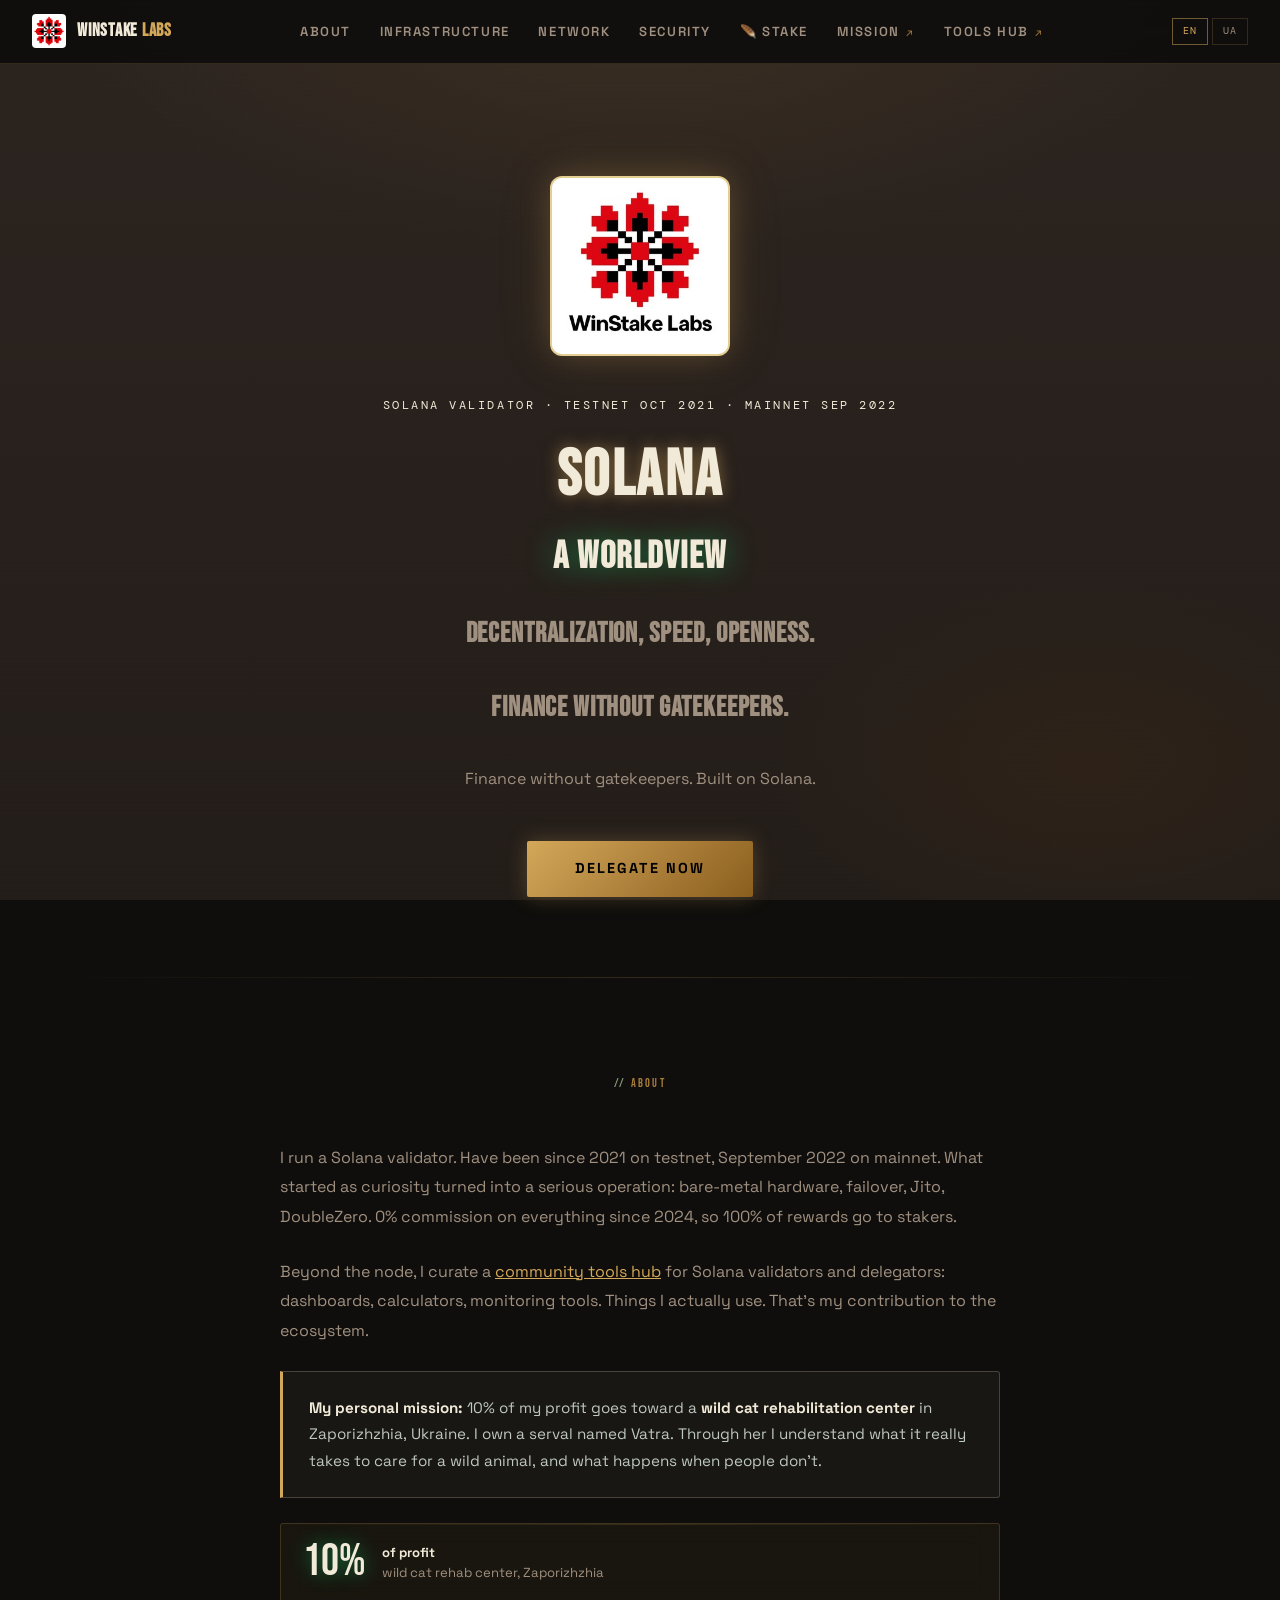
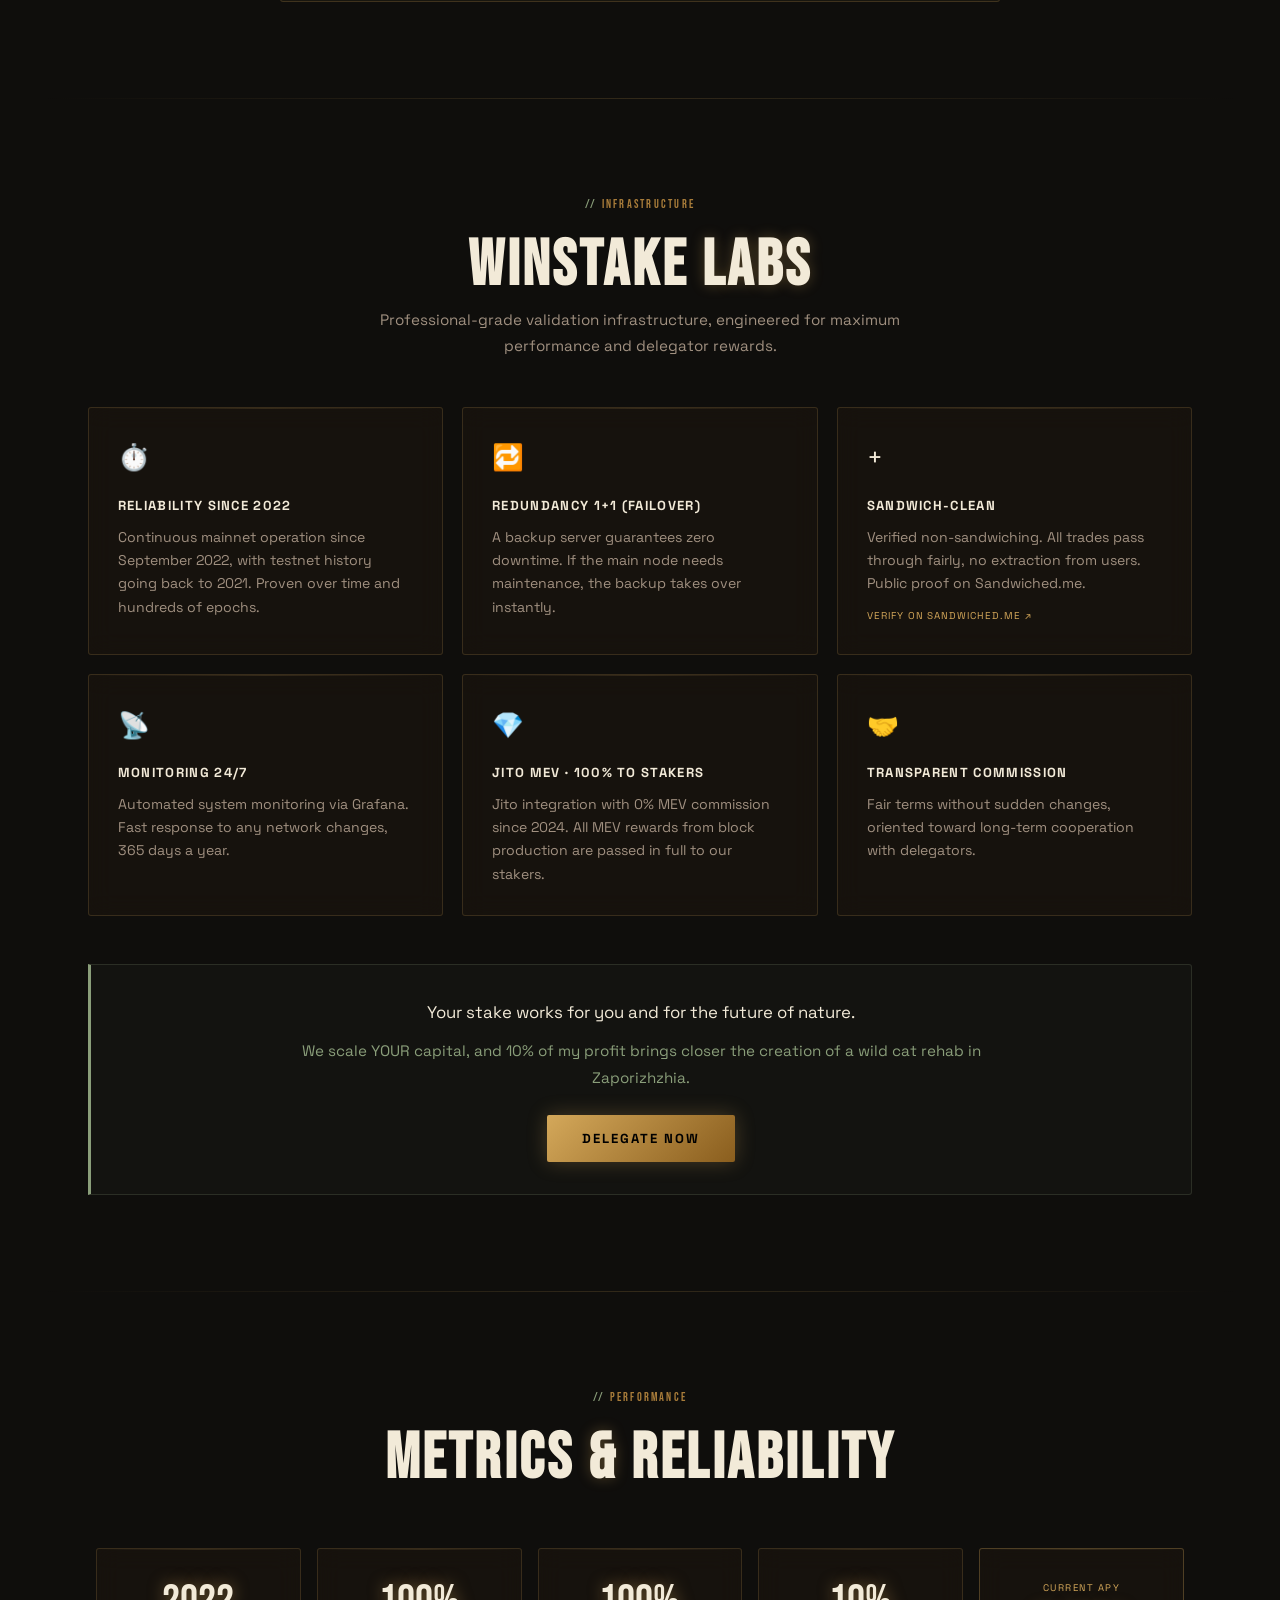
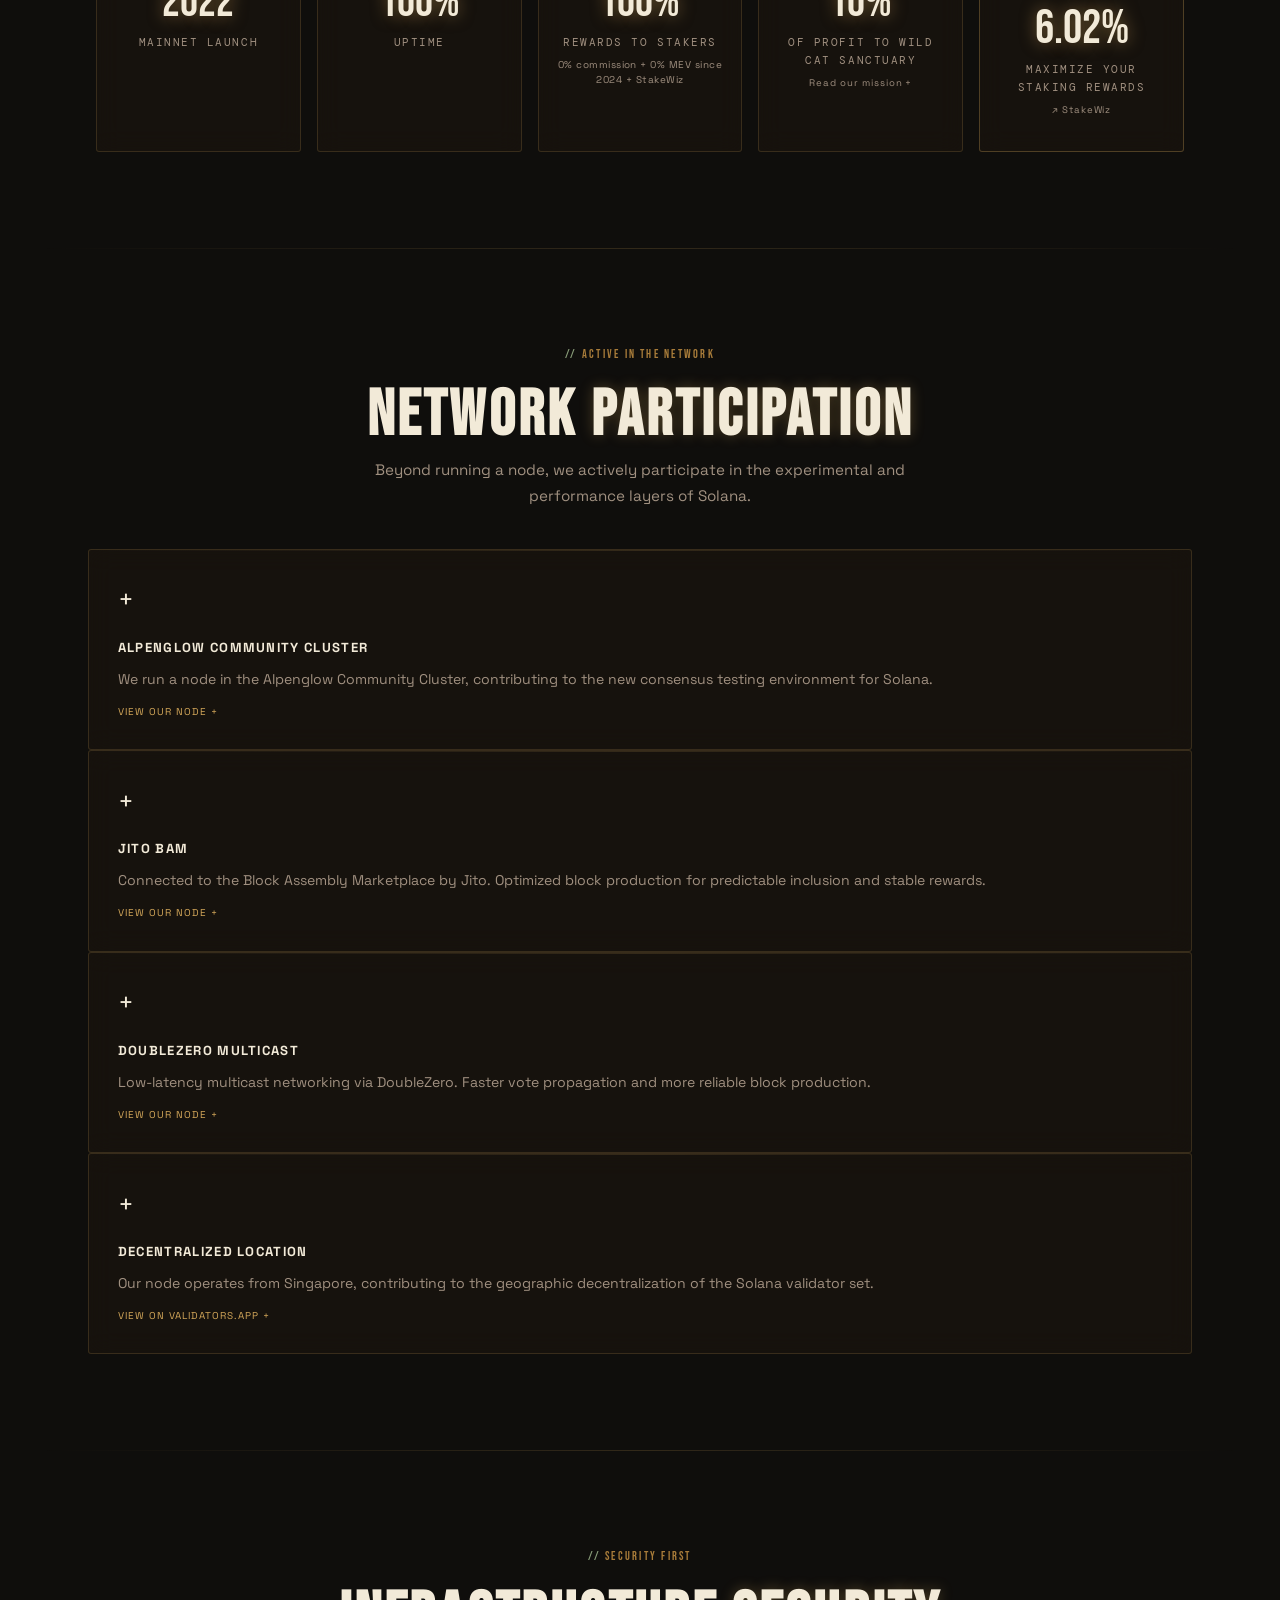
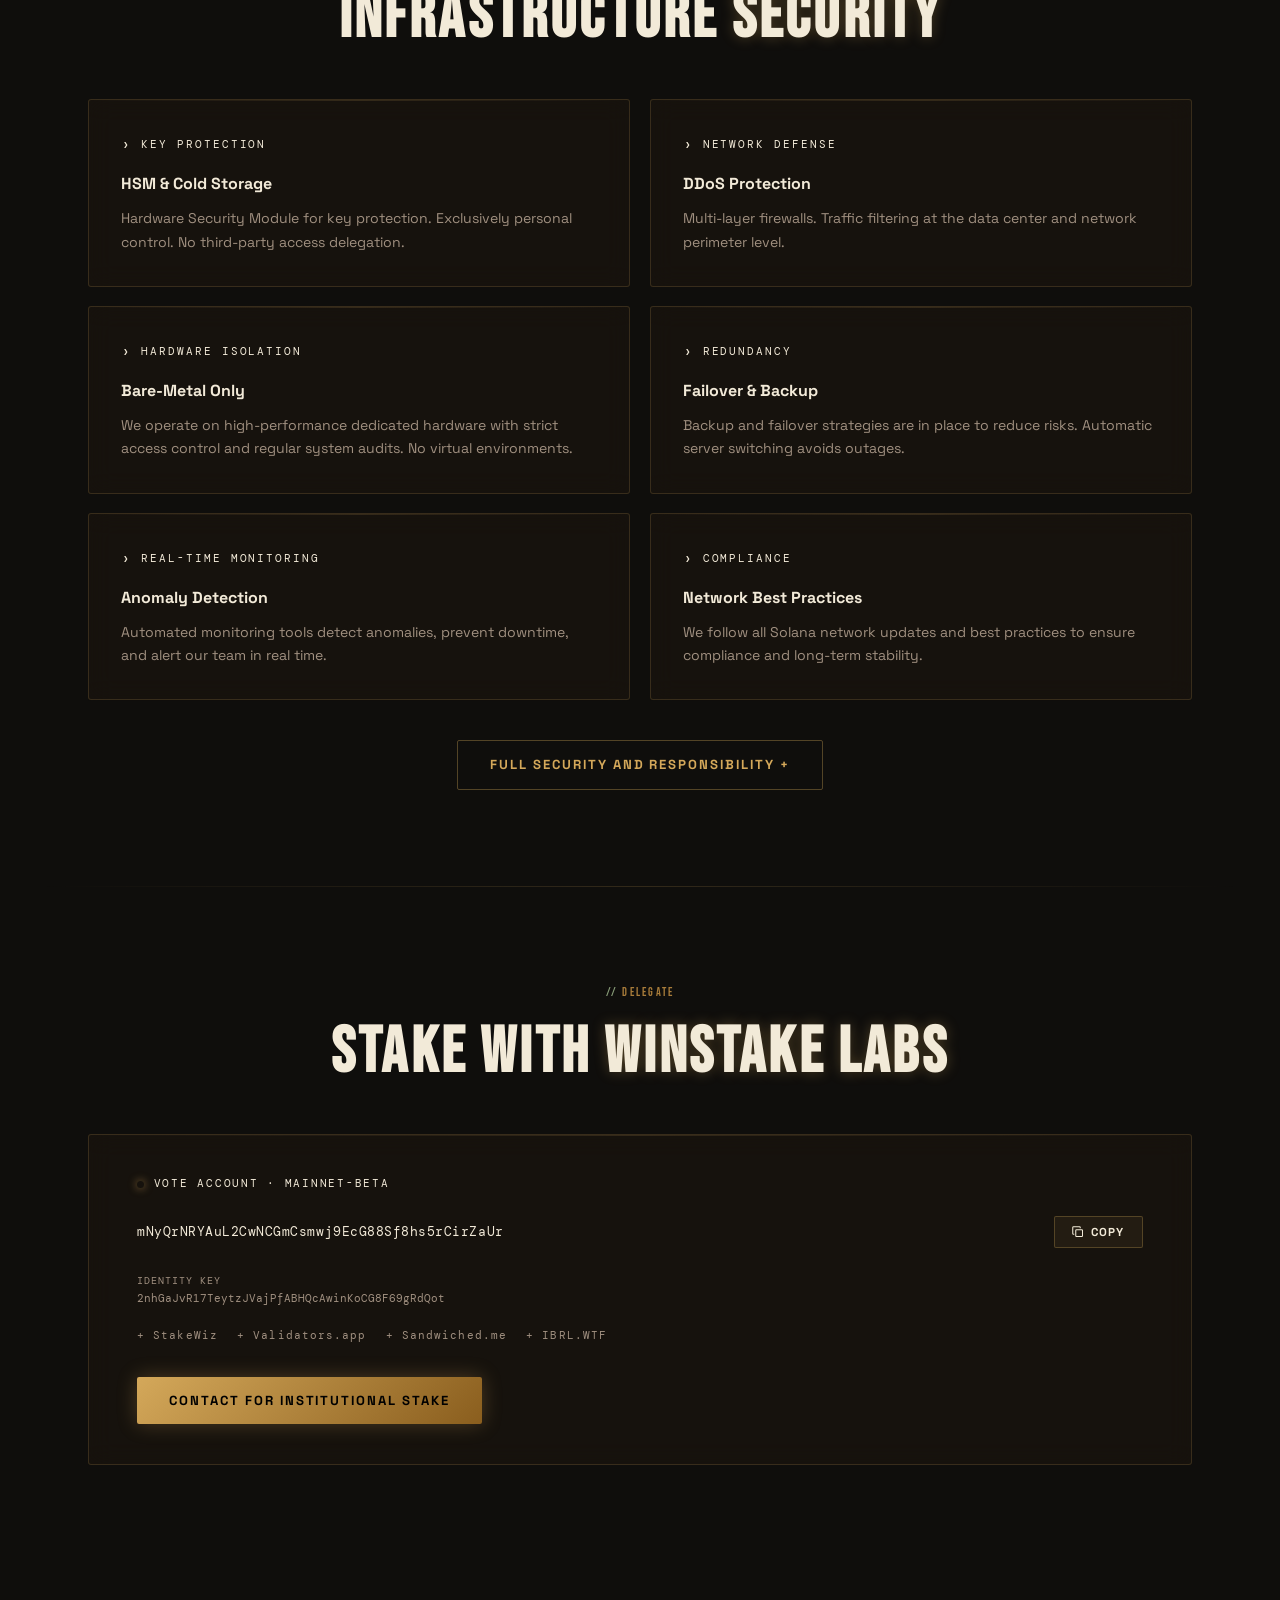
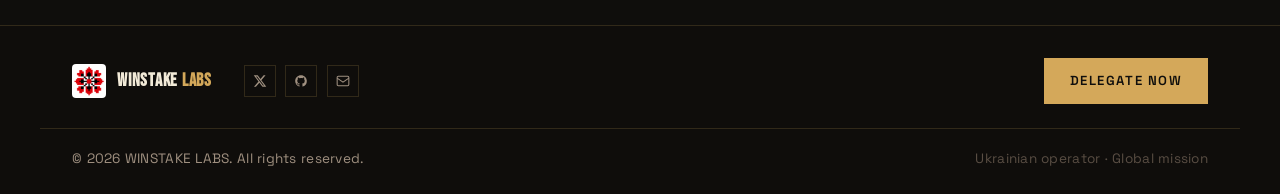
<file: index.html>
<!DOCTYPE html>
<html lang="en" data-page="" data-lang="en">
<head>
<meta charset="UTF-8">
<meta name="viewport" content="width=device-width, initial-scale=1.0">
<title>WinStake Labs · Solana Validator</title>
<link rel="stylesheet" href="common.css">
<meta name="description" content="Ukrainian-operated Solana validator since September 2022. 0% commission on base and MEV since 2024. Jito BAM, DoubleZero multicast, Alpenglow Community Cluster.">

<!-- Open Graph -->
<meta property="og:type" content="website">
<meta property="og:url" content="https://winstakelabs.com/">
<meta property="og:title" content="WinStake Labs · Solana Validator">
<meta property="og:description" content="Ukrainian-operated Solana validator since 2022. 0% commission, Jito BAM, DoubleZero, Alpenglow Community Cluster.">
<meta property="og:image" content="https://winstakelabs.com/og-image.png">
<meta property="og:image:width" content="1731">
<meta property="og:image:height" content="909">

<!-- Twitter -->
<meta name="twitter:card" content="summary_large_image">
<meta name="twitter:site" content="@WinStakeLabs">
<meta name="twitter:title" content="WinStake Labs · Solana Validator">
<meta name="twitter:description" content="Ukrainian-operated Solana validator since 2022. 0% commission.">
<meta name="twitter:image" content="https://winstakelabs.com/og-image.png">

<!-- Favicons -->
<link rel="icon" type="image/png" href="/winstakelabs.png">
<link rel="shortcut icon" href="/winstakelabs.png">
<link rel="apple-touch-icon" href="/winstakelabs_w.png">
</head>
<style>

/* ─── BACKGROUND ─── */
body::before {
  content: '';
  position: fixed;
  inset: 0;
  background:
    radial-gradient(ellipse 80% 50% at 50% 0%, #3a2e22 0%, transparent 55%),
    radial-gradient(ellipse 50% 40% at 85% 85%, #2e2218 0%, transparent 50%),
    linear-gradient(180deg, #2c2420 0%, #231d19 100%);
  z-index: 0;
  pointer-events: none;
}

.grain {
  position: fixed; inset: 0; z-index: 1; pointer-events: none; opacity: 0.04;
  background-image: url("data:image/svg+xml,%3Csvg viewBox='0 0 256 256' xmlns='http://www.w3.org/2000/svg'%3E%3Cfilter id='n'%3E%3CfeTurbulence type='fractalNoise' baseFrequency='0.9' numOctaves='4' stitchTiles='stitch'/%3E%3C/filter%3E%3Crect width='100%25' height='100%25' filter='url(%23n)'/%3E%3C/svg%3E");
  background-size: 200px;
}

/* ─── SCAN LINE ─── */
body::after {
  content: '';
  position: fixed; inset: 0; z-index: 1; pointer-events: none;
  background: repeating-linear-gradient(0deg, transparent, transparent 2px, rgba(212,168,90,0.007) 2px, rgba(212,168,90,0.007) 4px);
}

/* ─── WRAPPER ─── */
.wrap { position: relative; z-index: 2; }

/* ─── NAV ─── */

@keyframes fadeDown {
  from { opacity:0; transform: translateY(-16px); }
  to   { opacity:1; transform: none; }
}

.nav-delegate {
  background: linear-gradient(135deg, #d4a85a 0%, #8a5e1e 100%);
  color: #000 !important; padding: 0.5rem 1.3rem;
  border-radius: 2px; font-weight: 700 !important;
  letter-spacing: 0.1em; font-size: 0.78rem !important;
  transition: box-shadow 0.2s, opacity 0.2s !important;
  text-transform: uppercase;
}
.nav-delegate:hover { box-shadow: 0 0 20px rgba(0,255,136,0.4); opacity: 0.9; }
.nav-delegate::after { display: none !important; }

.lang-btn {
  font-family: var(--font-mono); font-size: 0.62rem; font-weight: 500;
  letter-spacing: 0.1em; color: var(--text-dim);
  background: transparent; border: none; cursor: pointer;
  padding: 0.3rem 0.55rem; border-radius: 1px;
  transition: color 0.2s, background 0.2s;
}
.lang-btn:hover { color: var(--green-bright); }
.lang-btn.active { background: rgba(212,168,90,0.2); color: var(--green-bright); }

/* ─── HERO ─── */
.hero {
  min-height: 100vh;
  display: flex; flex-direction: column;
  align-items: center; justify-content: center;
  text-align: center;
  padding: 7rem 2rem 5rem;
  position: relative;
}

.hero-logo {
  width: 180px; height: 180px;
  border-radius: 12px; object-fit: contain; background: #f0ece4;
  border: 2px solid rgba(212,160,23,0.4);
  box-shadow: 0 0 30px rgba(212,168,90,0.22), 0 0 60px rgba(212,168,90,0.1);
  margin-bottom: 2.5rem;
  animation: logoPulse 4s ease-in-out infinite, fadeUp 0.8s ease 0.2s both;
}

@keyframes logoPulse {
  0%,100% { box-shadow: 0 0 60px rgba(212,160,23,0.3), 0 0 120px rgba(0,255,136,0.1); }
  50%      { box-shadow: 0 0 50px rgba(212,168,90,0.3), 0 0 90px rgba(212,168,90,0.12); }
}

@keyframes fadeUp {
  from { opacity:0; transform: translateY(24px); }
  to   { opacity:1; transform: none; }
}

.hero-tag {
  font-family: var(--font-mono); font-size: 0.72rem;
  color: var(--green-dim); letter-spacing: 0.22em; text-transform: uppercase;
  margin-bottom: 1.5rem;
  animation: fadeUp 0.8s ease 0.35s both;
  display: flex; align-items: center; gap: 0.7rem; justify-content: center;
}
.hero-tag::before, .hero-tag::after {
  content: ''; display: block; width: 32px; height: 1px; background: var(--green-dim);
}

.hero-quote {
  font-family: var(--font-display);
  font-size: clamp(2rem, 5vw, 4rem);
  letter-spacing: 0.04em;
  line-height: 1.15;
  max-width: 900px;
  margin: 0 auto 2rem;
  animation: fadeUp 0.8s ease 0.5s both;
}

.hero-quote .accent { color: var(--green-bright); text-shadow: 0 0 30px rgba(0,255,136,0.4); }
.hero-quote .gold   { color: var(--gold-bright); text-shadow: 0 0 16px rgba(212,168,90,0.5); }

.hero-sub {
  font-size: 1rem; color: var(--text-muted); max-width: 520px;
  line-height: 1.75; margin: 0 auto 3rem;
  animation: fadeUp 0.8s ease 0.65s both;
  text-align: center;
}

.btn-delegate {
  display: inline-block;
  background: linear-gradient(135deg, #d4a85a 0%, #8a5e1e 100%);
  color: #000; font-weight: 700; font-size: 0.9rem;
  letter-spacing: 0.15em; text-transform: uppercase;
  padding: 1rem 3rem; border-radius: 2px; text-decoration: none;
  border: none; cursor: pointer;
  box-shadow: 0 0 20px rgba(212,168,90,0.28);
  transition: box-shadow 0.25s, transform 0.2s;
  animation: fadeUp 0.8s ease 0.75s both;
}
.btn-delegate:hover {
  box-shadow: 0 0 36px rgba(212,168,90,0.42);
  transform: translateY(-2px);
}

/* ─── SECTIONS COMMON ─── */
section { position: relative; z-index: 2; padding: 6rem 3rem; max-width: 1200px; margin: 0 auto; }
.section-divider { position: relative; z-index: 2; max-width: 1200px; margin: 0 auto; height: 1px; background: linear-gradient(to right, transparent, var(--border), transparent); }

h2 {
  font-family: var(--font-display);
  font-size: clamp(2.5rem, 5vw, 4.5rem);
  letter-spacing: 0.05em; line-height: 1.05;
  margin-bottom: 0.5rem;
  text-align: center;
}
h2 em { color: var(--green-bright); font-style: normal; text-shadow: 0 0 14px rgba(212,168,90,0.3); }
h2 .g { color: var(--gold-bright); font-style: normal; }

/* ─── GLASS CARD ─── */
.card {
  background: var(--glass);
  border: 1px solid var(--border);
  backdrop-filter: blur(12px);
  border-radius: 3px;
  padding: 2rem;
  transition: border-color 0.3s, transform 0.3s, box-shadow 0.3s;
  position: relative; overflow: hidden;
}
.card::before {
  content: '';
  position: absolute; top: 0; left: 0; right: 0; height: 1px;
  background: linear-gradient(to right, transparent, rgba(212,168,90,0.16), transparent);
}
.card:hover {
  border-color: rgba(212,168,90,0.35);
  transform: translateY(-3px);
  box-shadow: 0 8px 32px rgba(0,0,0,0.4), 0 0 12px rgba(212,168,90,0.07);
}

/* ─── ABOUT ME ─── */
#about .about-grid {
  display: grid; grid-template-columns: 1fr;
  gap: 2rem; align-items: start; margin-top: 3rem;
}

.about-photos {
  display: flex; flex-direction: column; gap: 1rem;
}

.photo-main {
  width: 100%; border-radius: 3px; object-fit: cover; aspect-ratio: 3/4;
  border: 1px solid var(--border-gold);
  box-shadow: 0 16px 48px rgba(0,0,0,0.5);
  transition: border-color 0.3s;
}
.photo-main:hover { border-color: rgba(212,160,23,0.4); }

.photo-pair { display: grid; grid-template-columns: 1fr 1fr; gap: 0.8rem; }
.photo-pair img {
  width: 100%; border-radius: 3px; object-fit: cover; aspect-ratio: 1;
  border: 1px solid var(--border);
  transition: border-color 0.3s;
}
.photo-pair img:hover { border-color: rgba(0,255,136,0.3); }

.photo-cap {
  font-family: var(--font-mono); font-size: 0.65rem;
  color: var(--green-dim); letter-spacing: 0.12em; text-align: center;
  margin-top: 0.3rem;
}

.about-text { display: flex; flex-direction: column; gap: 1.6rem; }

.about-text p {
  font-size: 1rem; line-height: 1.85; color: var(--text-muted);
}
.about-text p strong { color: var(--text); }

.highlight-box {
  background: rgba(184,168,152,0.06);
  border: 1px solid rgba(184,168,152,0.3);
  border-left: 3px solid var(--gold);
  border-radius: 0 3px 3px 0;
  padding: 1.4rem 1.6rem;
}
.highlight-box p {
  font-size: 0.95rem; line-height: 1.75;
  color: rgba(232,245,232,0.8);
}
.highlight-box strong { color: var(--gold-bright); }

.pct-badge {
  display: inline-flex; align-items: center; gap: 1rem;
  background: rgba(212,168,90,0.05);
  border: 1px solid rgba(212,168,90,0.2);
  border-radius: 3px; padding: 1rem 1.4rem;
}
.pct-num {
  font-family: var(--font-display); font-size: 2.8rem;
  color: var(--green-bright); line-height: 1;
  text-shadow: 0 0 20px rgba(0,255,136,0.4);
}
.pct-text { font-size: 0.82rem; color: var(--text-muted); line-height: 1.5; }
.pct-text strong { color: var(--text); display: block; }

/* ─── LABS GRID ─── */
#labs .labs-grid {
  display: grid; grid-template-columns: repeat(3, 1fr);
  gap: 1.2rem; margin-top: 3rem;
}

.lab-card { padding: 1.8rem; }
.lab-icon { font-size: 1.6rem; margin-bottom: 1rem; }
.lab-title {
  font-family: var(--font-body); font-size: 0.82rem; font-weight: 700;
  letter-spacing: 0.1em; text-transform: uppercase;
  color: var(--green-bright); margin-bottom: 0.6rem;
}
.lab-text { font-size: 0.88rem; color: var(--text-muted); line-height: 1.65; }

/* ─── METRICS ─── */
#metrics { text-align: center; }
#metrics .metrics-grid {
  display: flex; flex-wrap: wrap; justify-content: center;
  gap: 1rem; margin-top: 3.5rem;
}
.metric-card { flex: 0 0 calc(20% - 1rem); min-width: 160px; }
.metric-card { padding: 2rem 1rem; text-align: center; }
.metric-num {
  font-family: var(--font-display); font-size: clamp(2rem, 4vw, 3.5rem);
  color: var(--green-bright); line-height: 1; margin-bottom: 0.5rem;
  text-shadow: 0 0 14px rgba(212,168,90,0.55);
}
.metric-num.gold-num { color: var(--gold-bright); text-shadow: 0 0 16px rgba(212,168,90,0.5); }
.metric-num.cyan-num { color: var(--cyan); text-shadow: 0 0 14px rgba(138,158,122,0.45); }
.metric-label {
  font-family: var(--font-mono); font-size: 0.68rem;
  color: var(--text-muted); letter-spacing: 0.14em; text-transform: uppercase;
}

/* ─── SECURITY ─── */
#security .sec-grid {
  display: grid; grid-template-columns: 1fr 1fr;
  gap: 1.2rem; margin-top: 3rem;
}
.sec-card { padding: 2rem; }
.sec-tag {
  font-family: var(--font-mono); font-size: 0.68rem;
  color: var(--cyan); letter-spacing: 0.18em; text-transform: uppercase;
  margin-bottom: 0.8rem; display: flex; align-items: center; gap: 0.5rem;
}
.sec-tag::before { content: '›'; font-size: 1rem; }
.sec-title {
  font-size: 1rem; font-weight: 700; color: var(--text); margin-bottom: 0.6rem;
}
.sec-text { font-size: 0.88rem; color: var(--text-muted); line-height: 1.65; }

/* ─── MISSION ─── */
#mission .mission-grid {
  display: grid; grid-template-columns: 1.2fr 1fr;
  gap: 4rem; align-items: start; margin-top: 3rem;
}
.mission-text { display: flex; flex-direction: column; gap: 1.8rem; }

.mission-block { }
.mission-block-tag {
  font-family: var(--font-mono); font-size: 0.65rem;
  color: var(--green-dim); letter-spacing: 0.18em; text-transform: uppercase;
  margin-bottom: 0.6rem;
}
.mission-block h3 {
  font-family: var(--font-display); font-size: 1.6rem;
  letter-spacing: 0.06em; color: var(--text); margin-bottom: 0.7rem;
}
.mission-block p { font-size: 0.95rem; color: var(--text-muted); line-height: 1.8; }
.mission-block p strong { color: var(--text); }

.mission-commitment {
  background: rgba(212,168,90,0.04);
  border: 1px solid rgba(212,168,90,0.15);
  border-left: 3px solid #8a9e7a;
  border-radius: 0 3px 3px 0;
  padding: 1.4rem 1.6rem;
  font-style: italic;
  font-size: 0.95rem;
  color: rgba(232,245,232,0.85);
  line-height: 1.75;
}
.mission-commitment strong { color: var(--green-bright); font-style: normal; }

.mission-photos { display: flex; flex-direction: column; gap: 1rem; }
.mission-photo-main {
  width: 100%; border-radius: 3px; object-fit: cover; aspect-ratio: 4/5;
  border: 1px solid var(--border); box-shadow: 0 12px 40px rgba(0,0,0,0.5);
}
.mission-photo-sm {
  width: 100%; border-radius: 3px; object-fit: cover; aspect-ratio: 16/9;
  border: 1px solid var(--border);
}
.animals-chips { display: flex; gap: 0.6rem; flex-wrap: wrap; }
.chip {
  font-family: var(--font-mono); font-size: 0.68rem;
  color: var(--green-dim); letter-spacing: 0.1em;
  border: 1px solid var(--border);
  padding: 0.35rem 0.8rem; border-radius: 1px;
  background: rgba(0,34,0,0.4);
}

/* ─── VOTE / STAKE ─── */
#stake .vote-box { margin-top: 3rem; padding: 2.5rem 3rem; }
.vote-live {
  display: flex; align-items: center; gap: 0.6rem;
  font-family: var(--font-mono); font-size: 0.68rem;
  color: var(--green-dim); letter-spacing: 0.16em;
  text-transform: uppercase; margin-bottom: 1.4rem;
}
.live-dot {
  width: 7px; height: 7px; border-radius: 50%;
  background: var(--green-bright);
  box-shadow: 0 0 8px rgba(212,168,90,0.7);
  animation: blink 2s infinite;
}
@keyframes blink {
  0%,100% { opacity:1; } 50% { opacity:0.3; }
}
.vote-addr-row {
  display: flex; align-items: center; gap: 1rem; flex-wrap: wrap;
  margin-bottom: 1.5rem;
}
.vote-addr {
  font-family: var(--font-mono); font-size: 0.82rem;
  color: var(--text); letter-spacing: 0.04em; flex: 1; word-break: break-all;
}
.copy-btn {
  background: rgba(212,168,90,0.07); border: 1px solid rgba(212,168,90,0.28);
  color: var(--green-bright); padding: 0.5rem 1.1rem;
  font-family: var(--font-body); font-size: 0.72rem; font-weight: 700;
  letter-spacing: 0.1em; text-transform: uppercase;
  cursor: pointer; border-radius: 2px;
  transition: background 0.2s; white-space: nowrap; display: flex; align-items: center; gap: 0.4rem;
}
.copy-btn:hover { background: rgba(212,168,90,0.16); }
.copy-btn.copied { color: var(--gold); border-color: rgba(212,160,23,0.4); background: rgba(212,160,23,0.06); }

.explorer-links { display: flex; gap: 1.2rem; flex-wrap: wrap; }
.explorer-link {
  font-family: var(--font-mono); font-size: 0.68rem;
  color: var(--text-muted); text-decoration: none;
  letter-spacing: 0.1em; transition: color 0.2s;
  display: flex; align-items: center; gap: 0.3rem;
}
.explorer-link:hover { color: var(--green-bright); }

.stake-actions { margin-top: 2rem; display: flex; gap: 1rem; flex-wrap: wrap; }

/* ─── FOOTER ─── */

.socials { display: flex; gap: 1rem; align-items: center; }

/* ─── SCROLL REVEAL ─── */

/* ─── MOBILE ─── */
@media (max-width: 900px) {

  .mobile-menu-btn {
    display: flex; flex-direction: column; gap: 4px;
    cursor: pointer; padding: 0.3rem;
  }
  .mobile-menu-btn span {
    display: block; width: 22px; height: 2px;
    background: var(--green-bright); border-radius: 1px;
    transition: 0.3s;
  }
  .mobile-
  .mobile-nav.open { display: flex; }
  .mobile-
  .mobile-

  section { padding: 4rem 1.4rem; }
  .hero { padding: 6rem 1.4rem 4rem; }
  #about .about-grid { grid-template-columns: 1fr; gap: 2.5rem; }
  #labs .labs-grid { grid-template-columns: 1fr 1fr; }
  #metrics .metrics-grid { grid-template-columns: repeat(3, 1fr); gap: 0.8rem; }
  #security .sec-grid { grid-template-columns: 1fr; }
  #mission .mission-grid { grid-template-columns: 1fr; gap: 2.5rem; }
  #mission .mission-photos { order: -1; }
  #stake .vote-box { padding: 1.8rem; }
  footer { padding: 2rem 1.4rem; }
  
}

@media (max-width: 560px) {
  #labs .labs-grid { grid-template-columns: 1fr; }
  #metrics .metrics-grid { grid-template-columns: repeat(2, 1fr); }
  .hero-quote { font-size: clamp(1.7rem, 7vw, 2.5rem); }
  .vote-addr { font-size: 0.68rem; }
}

/* ── Mobile ─────────────────────────────────────────────────────────── */
@media (max-width: 768px) {
  section { padding: 4rem 1.2rem; }
  .hero { padding: 6rem 1.2rem 4rem; }
  .hero-logo { width: 120px; height: 120px; }
  h2 { font-size: clamp(1.8rem, 7vw, 3rem); }
  .metrics-grid { gap: 0.7rem; }
  .metric-card { flex: 0 0 calc(50% - 0.7rem) !important; min-width: 130px !important; }
  .labs-grid { grid-template-columns: 1fr !important; }
  .sec-grid { grid-template-columns: 1fr !important; }
  .about-grid { grid-template-columns: 1fr !important; }
  .mission-grid { grid-template-columns: 1fr !important; }
  .stake-grid { grid-template-columns: 1fr !important; }
  .vote-addr { font-size: 0.6rem !important; word-break: break-all; }
  .vote-addr-row { flex-direction: column; align-items: flex-start; gap: 0.5rem; }

  #menuBtn { display: flex !important; }
  .footer-grid { grid-template-columns: 1fr !important; gap: 2rem; }
  .hero-quote { text-align: center; }
  .hero-sub { text-align: center; }
  .hero-actions { justify-content: center; }
}
@media (max-width: 480px) {
  .metric-card { flex: 0 0 calc(50% - 0.5rem) !important; min-width: 120px !important; padding: 1.2rem 0.6rem !important; }
  .metric-num { font-size: clamp(1.4rem, 6vw, 2rem) !important; }
}

</style>
<body>
<div id="site-nav-placeholder"></div>
<div id="mobileNav" style="display:none;position:fixed;top:64px;left:0;right:0;background:rgba(24,18,12,0.98);flex-direction:column;padding:2rem;z-index:99;gap:1rem;"></div>

<div class="wrap">

<!-- ─── HERO ─── -->
<section class="hero" id="hero">
  <img src="[data-uri]" alt="WINSTAKE Labs" class="hero-logo" />
  <div class="hero-tag">Solana Validator · Testnet Oct 2021 · Mainnet Sep 2022</div>
  <h1 class="hero-quote">
    <span class="gold">Solana</span><br>
    <span class="accent" style="font-size:clamp(1.4rem,3vw,2.6rem);letter-spacing:0.04em;">A Worldview</span><br>
    <span style="font-size:clamp(1.1rem,2.2vw,2rem);letter-spacing:0.03em;color:var(--text-muted);">Decentralization, Speed, Openness.<br>Finance without gatekeepers.</span>
  </h1>
  <p class="hero-sub">Finance without gatekeepers. Built on Solana.</p>
  <a href="#stake" class="btn-delegate">Delegate Now</a>
</section>

<div class="section-divider"></div>

<!-- ─── ABOUT ME ─── -->
<section id="about" class="reveal">
  <div class="section-tag">About</div>

  <div class="about-grid">
    <div class="about-text" style="max-width:720px;margin:0 auto;">
      <p>I run a Solana validator. Have been since 2021 on testnet, September 2022 on mainnet. What started as curiosity turned into a serious operation: bare-metal hardware, failover, Jito, DoubleZero. 0% commission on everything since 2024, so 100% of rewards go to stakers.</p>

      <p>Beyond the node, I curate a <a href="tools.html" style="color:var(--gold);">community tools hub</a> for Solana validators and delegators: dashboards, calculators, monitoring tools. Things I actually use. That's my contribution to the ecosystem.</p>

      <div class="highlight-box">
        <p><strong>My personal mission:</strong> 10% of my profit goes toward a <strong>wild cat rehabilitation center</strong> in Zaporizhzhia, Ukraine. I own a serval named Vatra. Through her I understand what it really takes to care for a wild animal, and what happens when people don't.</p>
      </div>

      <div class="pct-badge card">
        <span class="pct-num">10%</span>
        <div class="pct-text">
          <strong>of profit</strong>
          wild cat rehab center, Zaporizhzhia
        </div>
      </div>
    </div>
  </div>
</section>

<div class="section-divider"></div>

<!-- ─── WINSTAKE LABS ─── -->
<section id="labs" class="reveal">
  <div class="section-tag">Infrastructure</div>
  <h2>WINSTAKE <em>LABS</em></h2>
  <p style="color:var(--text-muted);margin-top:0.5rem;max-width:560px;font-size:0.95rem;line-height:1.7;text-align:center;margin-left:auto;margin-right:auto;">Professional-grade validation infrastructure, engineered for maximum performance and delegator rewards.</p>

  <div class="labs-grid">
    <div class="card lab-card">
      <div class="lab-icon">⏱️</div>
      <div class="lab-title">Reliability since 2022</div>
      <div class="lab-text">Continuous mainnet operation since September 2022, with testnet history going back to 2021. Proven over time and hundreds of epochs.</div>
    </div>
    <div class="card lab-card">
      <div class="lab-icon">🔁</div>
      <div class="lab-title">Redundancy 1+1 (Failover)</div>
      <div class="lab-text">A backup server guarantees zero downtime. If the main node needs maintenance, the backup takes over instantly.</div>
    </div>
    <a href="https://sandwiched.me/validators/mNyQrNRYAuL2CwNCGmCsmwj9EcG88Sf8hs5rCirZaUr" target="_blank" class="card lab-card" style="text-decoration:none;color:inherit;display:block;">
      <div class="lab-icon">+</div>
      <div class="lab-title">Sandwich-Clean</div>
      <div class="lab-text">Verified non-sandwiching. All trades pass through fairly, no extraction from users. Public proof on Sandwiched.me.</div>
      <div style="font-size:0.62rem;color:var(--gold);margin-top:0.8rem;letter-spacing:0.1em;text-transform:uppercase;">Verify on Sandwiched.me ↗</div>
    </a>
    <div class="card lab-card">
      <div class="lab-icon">📡</div>
      <div class="lab-title">Monitoring 24/7</div>
      <div class="lab-text">Automated system monitoring via Grafana. Fast response to any network changes, 365 days a year.</div>
    </div>

    <div class="card lab-card">
      <div class="lab-icon">💎</div>
      <div class="lab-title">Jito MEV · 100% to Stakers</div>
      <div class="lab-text">Jito integration with 0% MEV commission since 2024. All MEV rewards from block production are passed in full to our stakers.</div>
    </div>
    <div class="card lab-card">
      <div class="lab-icon">🤝</div>
      <div class="lab-title">Transparent Commission</div>
      <div class="lab-text">Fair terms without sudden changes, oriented toward long-term cooperation with delegators.</div>
    </div>
  </div>

  <!-- Labs CTA -->
  <div style="margin-top:3rem;padding:2rem 2.5rem;border:1px solid rgba(138,158,122,0.2);border-left:3px solid #8a9e7a;border-radius:0 3px 3px 0;background:rgba(138,158,122,0.04);text-align:center;">
    <p style="font-size:1.05rem;color:var(--text);line-height:1.8;max-width:680px;margin:0 auto 0.6rem;">Your stake works for you and for the future of nature.</p>
    <p style="font-size:0.95rem;color:#8a9e7a;line-height:1.8;max-width:680px;margin:0 auto;">We scale YOUR capital, and 10% of my profit brings closer the creation of a wild cat rehab in Zaporizhzhia.</p>
    <a href="#stake" class="btn-delegate" style="display:inline-block;margin-top:1.5rem;font-size:0.82rem;padding:0.8rem 2.2rem;">Delegate Now</a>
  </div>
</section>

<div class="section-divider"></div>

<!-- ─── METRICS ─── -->
<section id="metrics" class="reveal">
  <div class="section-tag">Performance</div>
  <h2>METRICS <em>&</em> <span class="g">RELIABILITY</span></h2>

  <div class="metrics-grid">
    <div class="card metric-card">
      <div class="metric-num gold-num" style="font-size:clamp(1.8rem,3.5vw,3rem);" data-target="2022">2022</div>
      <div class="metric-label">Mainnet Launch</div>
    </div>
    <div class="card metric-card">
      <div class="metric-num gold-num" style="font-size:clamp(1.8rem,3.5vw,3rem);">100%</div>
      <div class="metric-label">Uptime</div>
    </div>
    <a href="https://stakewiz.com/validator/mNyQrNRYAuL2CwNCGmCsmwj9EcG88Sf8hs5rCirZaUr" target="_blank" class="card metric-card" style="text-decoration:none;display:block;cursor:pointer;">
      <div class="metric-num gold-num" style="font-size:clamp(1.8rem,3.5vw,3rem);">100%</div>
      <div class="metric-label">Rewards to Stakers</div>
      <div style="font-size:0.62rem;color:var(--text-muted);margin-top:0.4rem;letter-spacing:0.05em;line-height:1.5;">0% commission + 0% MEV since 2024 + StakeWiz</div>
    </a>
    <a href="mission-en.html" class="card metric-card" style="text-decoration:none;display:block;cursor:pointer;">
      <div class="metric-num gold-num" style="font-size:clamp(1.8rem,3.5vw,3rem);">10%</div>
      <div class="metric-label">of profit to wild cat sanctuary</div>
      <div style="font-size:0.6rem;color:var(--text-muted);margin-top:0.4rem;letter-spacing:0.1em;">Read our mission +</div>
    </a>
    <a href="https://stakewiz.com/validator/mNyQrNRYAuL2CwNCGmCsmwj9EcG88Sf8hs5rCirZaUr" target="_blank" class="card metric-card" style="text-decoration:none;display:block;cursor:pointer;border-color:rgba(212,168,90,0.3);">
      <div style="font-size:0.6rem;color:var(--gold);letter-spacing:0.16em;text-transform:uppercase;margin-bottom:0.5rem;">Current APY</div>
      <div class="metric-num gold-num" style="font-size:clamp(2rem,4vw,3rem);">6.02%</div>
      <div class="metric-label">Maximize your staking rewards</div>
      <div style="font-size:0.6rem;color:var(--text-muted);margin-top:0.4rem;letter-spacing:0.1em;">↗ StakeWiz</div>
    </a>
  </div>
</section>

<div class="section-divider"></div>

<!-- ─── NETWORK PARTICIPATION ─── -->
<section id="network" class="reveal">
  <div class="section-tag">Active in the Network</div>
  <h2>NETWORK <em>PARTICIPATION</em></h2>
  <p style="color:var(--text-muted);margin-top:0.5rem;max-width:620px;font-size:0.95rem;line-height:1.7;text-align:center;margin-left:auto;margin-right:auto;margin-bottom:2.5rem;">Beyond running a node, we actively participate in the experimental and performance layers of Solana.</p>

  <div class="labs-grid">
    <a href="https://ag.validblocks.com/address/EnoEkkkpbF71Z1Qx12aTXgJcWmQPcEEJbTfSudMKy5Tq" target="_blank" class="card lab-card" style="text-decoration:none;color:inherit;display:block;">
      <div class="lab-icon">+</div>
      <div class="lab-title">Alpenglow Community Cluster</div>
      <div class="lab-text">We run a node in the Alpenglow Community Cluster, contributing to the new consensus testing environment for Solana.</div>
      <div style="font-size:0.62rem;color:var(--gold);margin-top:0.8rem;letter-spacing:0.1em;text-transform:uppercase;">View Our Node +</div>
    </a>
    <a href="https://bam.dev/explorer/validators/2nhGaJvR17TeytzJVajPfABHQcAwinKoCG8F69gRdQot/" target="_blank" class="card lab-card" style="text-decoration:none;color:inherit;display:block;">
      <div class="lab-icon">+</div>
      <div class="lab-title">Jito BAM</div>
      <div class="lab-text">Connected to the Block Assembly Marketplace by Jito. Optimized block production for predictable inclusion and stable rewards.</div>
      <div style="font-size:0.62rem;color:var(--gold);margin-top:0.8rem;letter-spacing:0.1em;text-transform:uppercase;">View Our Node +</div>
    </a>
    <a href="https://doublezero.xyz/dzdp/validators/2nhGaJvR17TeytzJVajPfABHQcAwinKoCG8F69gRdQot/delegation-criteria" target="_blank" class="card lab-card" style="text-decoration:none;color:inherit;display:block;">
      <div class="lab-icon">+</div>
      <div class="lab-title">DoubleZero Multicast</div>
      <div class="lab-text">Low-latency multicast networking via DoubleZero. Faster vote propagation and more reliable block production.</div>
      <div style="font-size:0.62rem;color:var(--gold);margin-top:0.8rem;letter-spacing:0.1em;text-transform:uppercase;">View Our Node +</div>
    </a>
    <a href="https://www.validators.app/validators/2nhGaJvR17TeytzJVajPfABHQcAwinKoCG8F69gRdQot" target="_blank" class="card lab-card" style="text-decoration:none;color:inherit;display:block;">
      <div class="lab-icon">+</div>
      <div class="lab-title">Decentralized Location</div>
      <div class="lab-text">Our node operates from Singapore, contributing to the geographic decentralization of the Solana validator set.</div>
      <div style="font-size:0.62rem;color:var(--gold);margin-top:0.8rem;letter-spacing:0.1em;text-transform:uppercase;">View on Validators.app +</div>
    </a>
  </div>
</section>

<div class="section-divider"></div>

<!-- ─── SECURITY ─── -->
<section id="security" class="reveal">
  <div class="section-tag">Security First</div>
  <h2>INFRASTRUCTURE <em>SECURITY</em></h2>

  <div class="sec-grid">
    <div class="card sec-card">
      <div class="sec-tag">Key Protection</div>
      <div class="sec-title">HSM & Cold Storage</div>
      <div class="sec-text">Hardware Security Module for key protection. Exclusively personal control. No third-party access delegation.</div>
    </div>
    <div class="card sec-card">
      <div class="sec-tag">Network Defense</div>
      <div class="sec-title">DDoS Protection</div>
      <div class="sec-text">Multi-layer firewalls. Traffic filtering at the data center and network perimeter level.</div>
    </div>
    <div class="card sec-card">
      <div class="sec-tag">Hardware Isolation</div>
      <div class="sec-title">Bare-Metal Only</div>
      <div class="sec-text">We operate on high-performance dedicated hardware with strict access control and regular system audits. No virtual environments.</div>
    </div>
    <div class="card sec-card">
      <div class="sec-tag">Redundancy</div>
      <div class="sec-title">Failover & Backup</div>
      <div class="sec-text">Backup and failover strategies are in place to reduce risks. Automatic server switching avoids outages.</div>
    </div>
    <div class="card sec-card">
      <div class="sec-tag">Real-Time Monitoring</div>
      <div class="sec-title">Anomaly Detection</div>
      <div class="sec-text">Automated monitoring tools detect anomalies, prevent downtime, and alert our team in real time.</div>
    </div>
    <div class="card sec-card">
      <div class="sec-tag">Compliance</div>
      <div class="sec-title">Network Best Practices</div>
      <div class="sec-text">We follow all Solana network updates and best practices to ensure compliance and long-term stability.</div>
    </div>
  </div>

  <div style="text-align:center;margin-top:2.5rem;">
    <a href="security.html" class="btn-delegate" style="font-size:0.82rem;padding:0.8rem 2rem;background:transparent;color:var(--gold);box-shadow:none;border:1px solid var(--border-gold);">Full security and responsibility +</a>
  </div>
</section>

<div class="section-divider"></div>

<!-- ─── STAKE / VOTE ─── -->
<section id="stake" class="reveal">
  <div class="section-tag">Delegate</div>
  <h2>STAKE WITH <em>WINSTAKE LABS</em></h2>

  <div class="card vote-box">
    <div class="vote-live">
      <div class="live-dot"></div>
      <span>Vote Account · Mainnet-Beta</span>
    </div>
    <div class="vote-addr-row">
      <span class="vote-addr" id="voteAddr">mNyQrNRYAuL2CwNCGmCsmwj9EcG88Sf8hs5rCirZaUr</span>
      <button class="copy-btn" id="copyBtn" onclick="copyAddr()">
        <svg width="12" height="12" viewBox="0 0 16 16" fill="none"><rect x="5" y="5" width="9" height="9" rx="1" stroke="currentColor" stroke-width="1.4"/><path d="M3 11H2a1 1 0 01-1-1V2a1 1 0 011-1h8a1 1 0 011 1v1" stroke="currentColor" stroke-width="1.4"/></svg>
        Copy
      </button>
    </div>
    <div style="font-family:var(--font-mono);font-size:0.7rem;color:var(--text-muted);margin-bottom:1.2rem;word-break:break-all;line-height:1.6;">
      <span style="color:var(--green-dim);letter-spacing:0.1em;text-transform:uppercase;font-size:0.62rem;">Identity Key</span><br>
      2nhGaJvR17TeytzJVajPfABHQcAwinKoCG8F69gRdQot
    </div>
    <div class="explorer-links">
      <a href="https://stakewiz.com/validator/mNyQrNRYAuL2CwNCGmCsmwj9EcG88Sf8hs5rCirZaUr" target="_blank" class="explorer-link">+ StakeWiz</a>
      <a href="https://www.validators.app/validators/2nhGaJvR17TeytzJVajPfABHQcAwinKoCG8F69gRdQot" target="_blank" class="explorer-link">+ Validators.app</a>
      <a href="https://sandwiched.me/validators/mNyQrNRYAuL2CwNCGmCsmwj9EcG88Sf8hs5rCirZaUr" target="_blank" class="explorer-link">+ Sandwiched.me</a>
      <a href="https://ibrl.wtf/validator/2nhGaJvR17TeytzJVajPfABHQcAwinKoCG8F69gRdQot/" target="_blank" class="explorer-link">+ IBRL.WTF</a>
    </div>
    <div class="stake-actions">
      <a href="mailto:winstakelabs@gmail.com" class="btn-delegate" style="font-size:0.82rem;padding:0.8rem 2rem;">Contact for Institutional Stake</a>
    </div>
  </div>
</section>

</div><!-- /wrap -->

<!-- ─── FOOTER ─── -->
<div id="site-footer-placeholder"></div>
<script>
function toggleMobile(){const n=document.getElementById('mobileNav');if(n)n.style.display=n.style.display==='flex'?'none':'flex';}
function closeMobile(){const n=document.getElementById('mobileNav');if(n)n.style.display='none';}
function copyVote(){navigator.clipboard.writeText('mNyQrNRYAuL2CwNCGmCsmwj9EcG88Sf8hs5rCirZaUr').then(()=>{const b=document.getElementById('copyBtn');if(b){b.textContent='Copied!';setTimeout(()=>b.textContent='Copy',1500);}});}
const obs=new IntersectionObserver(ee=>{ee.forEach(e=>{if(e.isIntersecting)e.target.classList.add('visible');});},{threshold:0.08});
document.querySelectorAll('.reveal').forEach(el=>obs.observe(el));
</script>
<script src="site.js" defer></script>
</body>
</html>
</file>
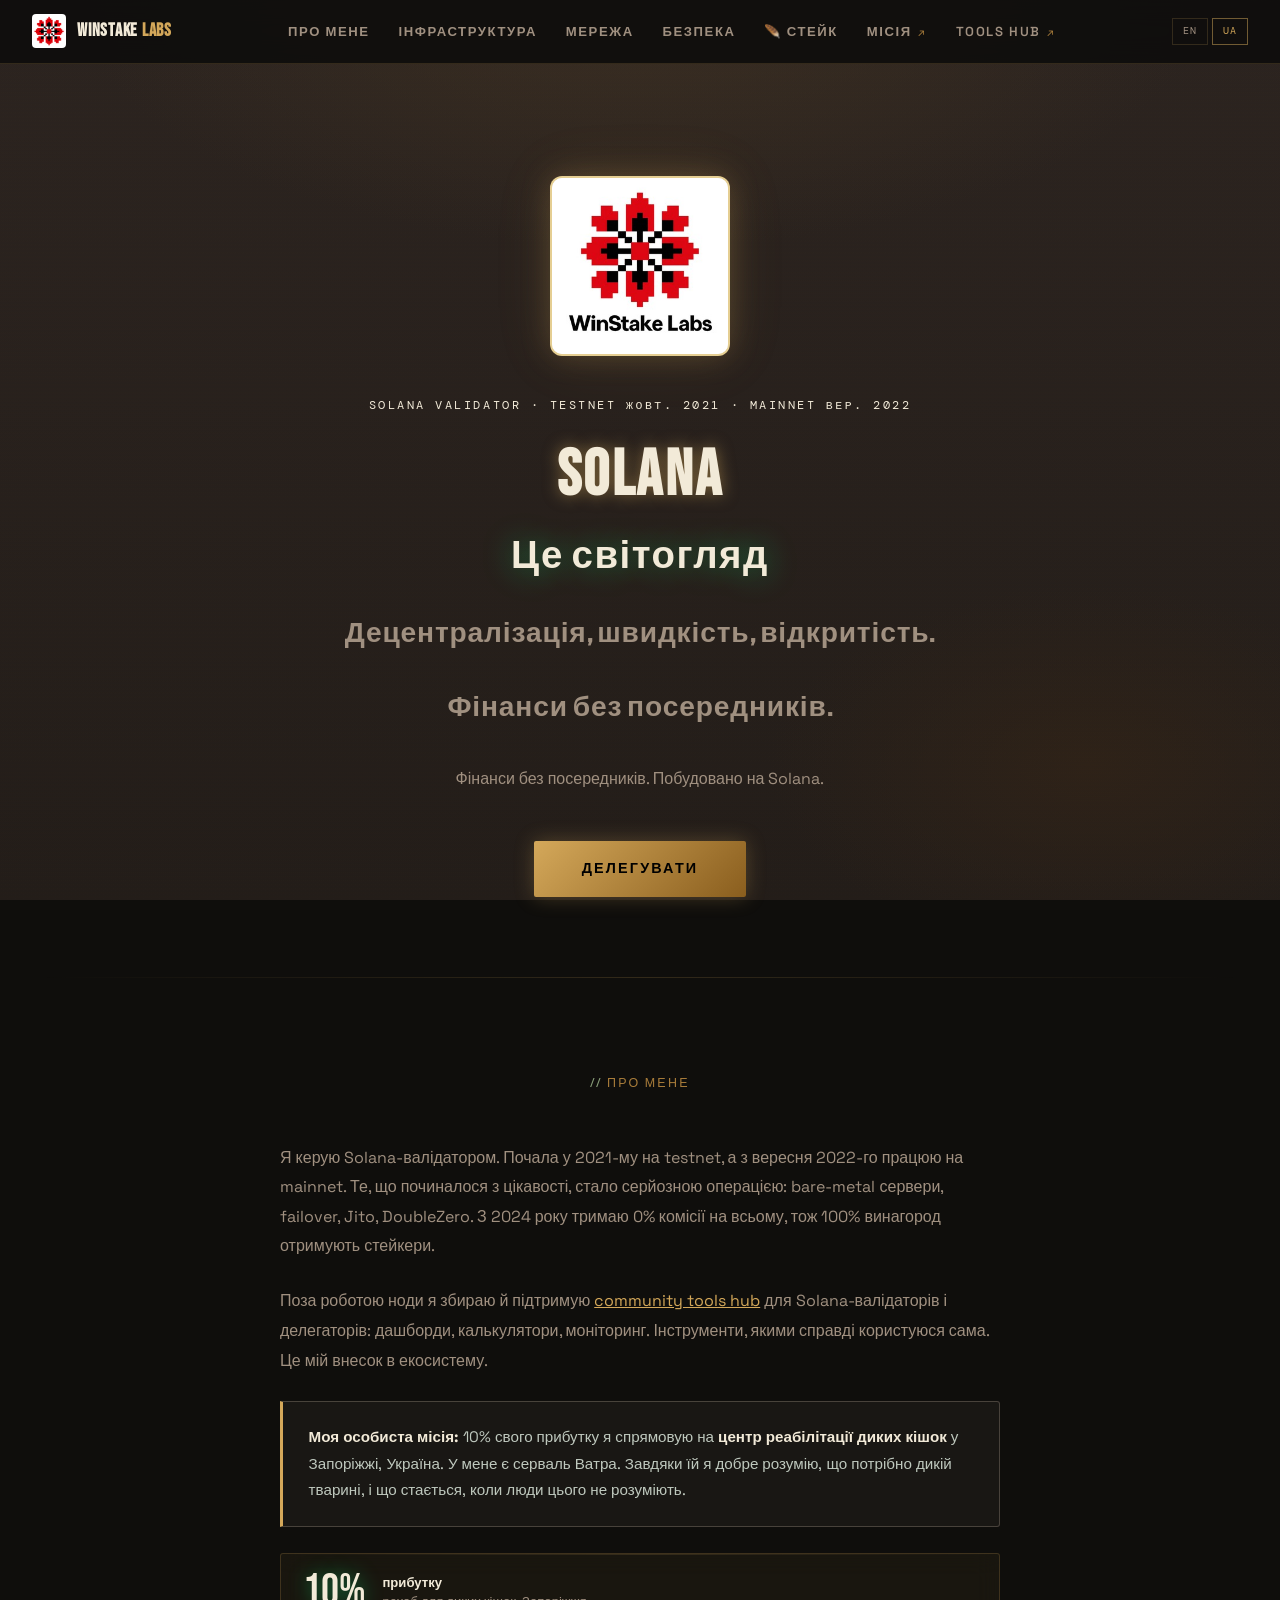
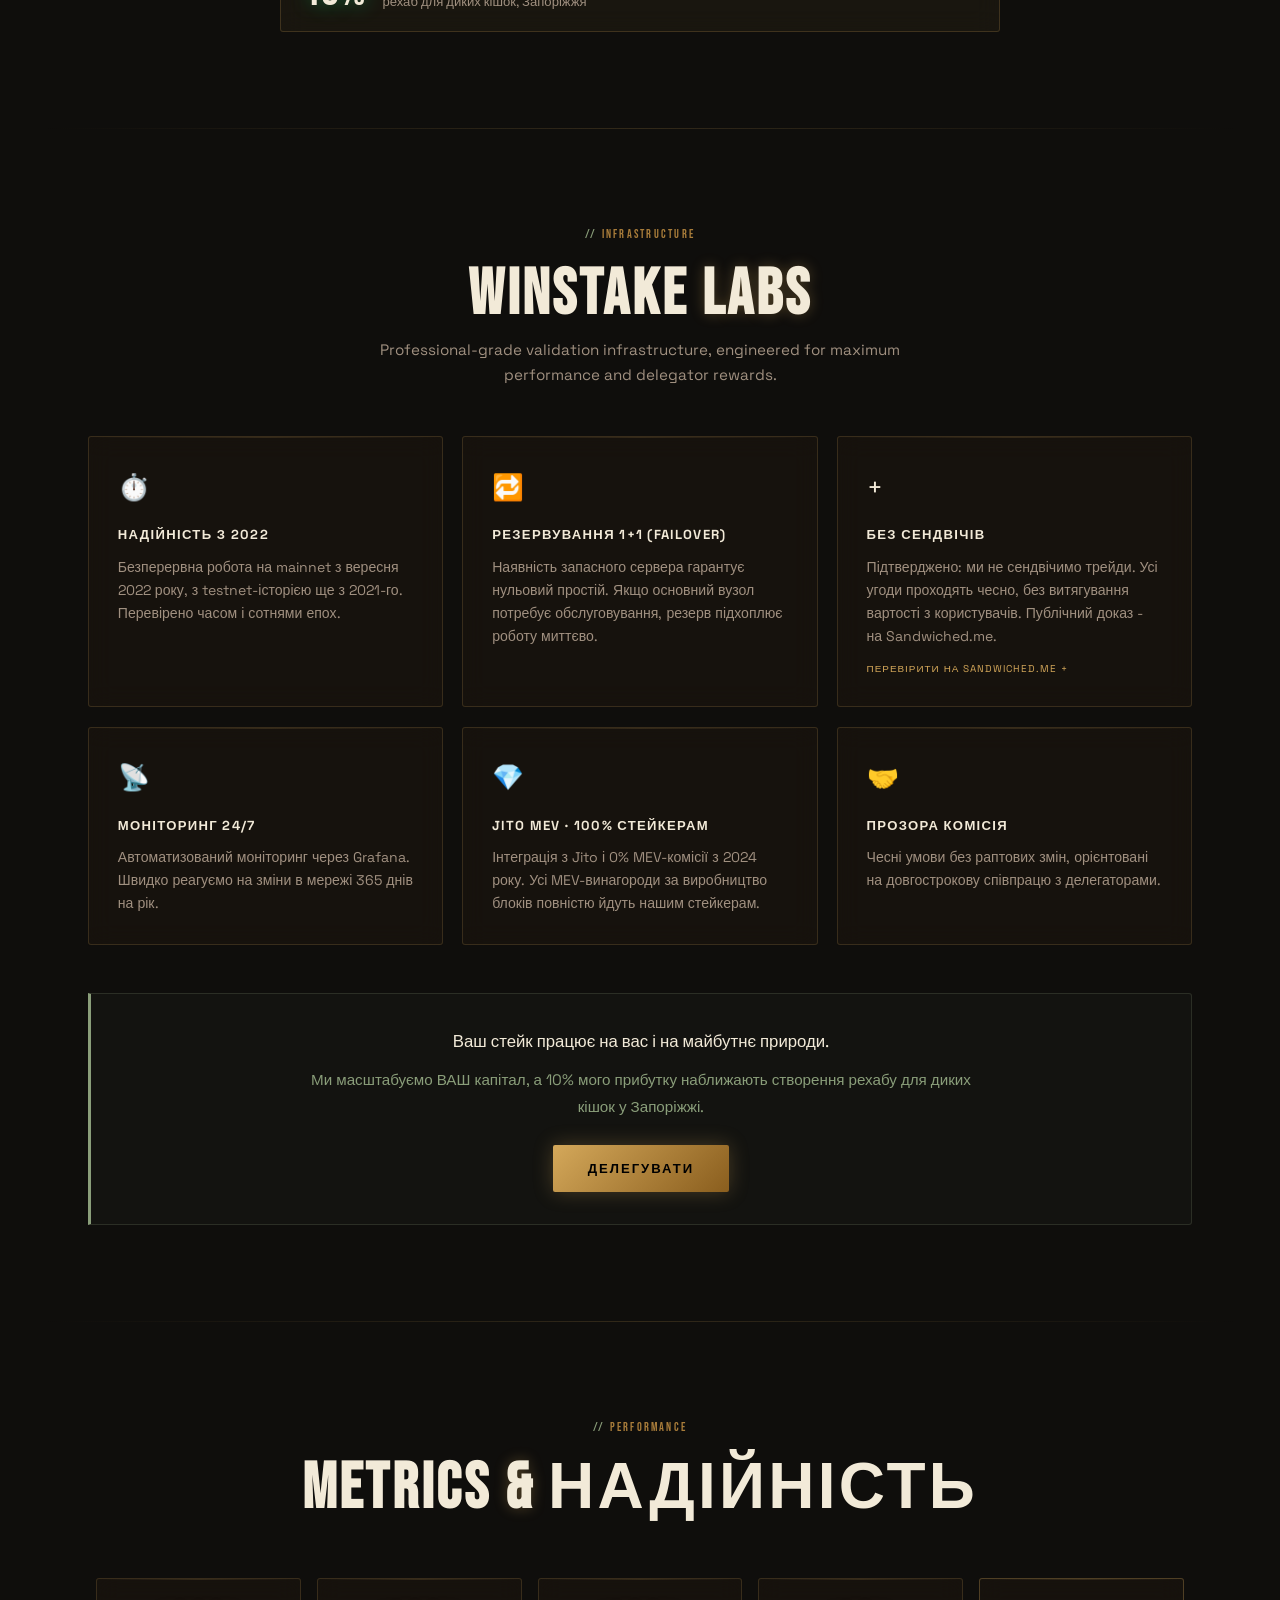
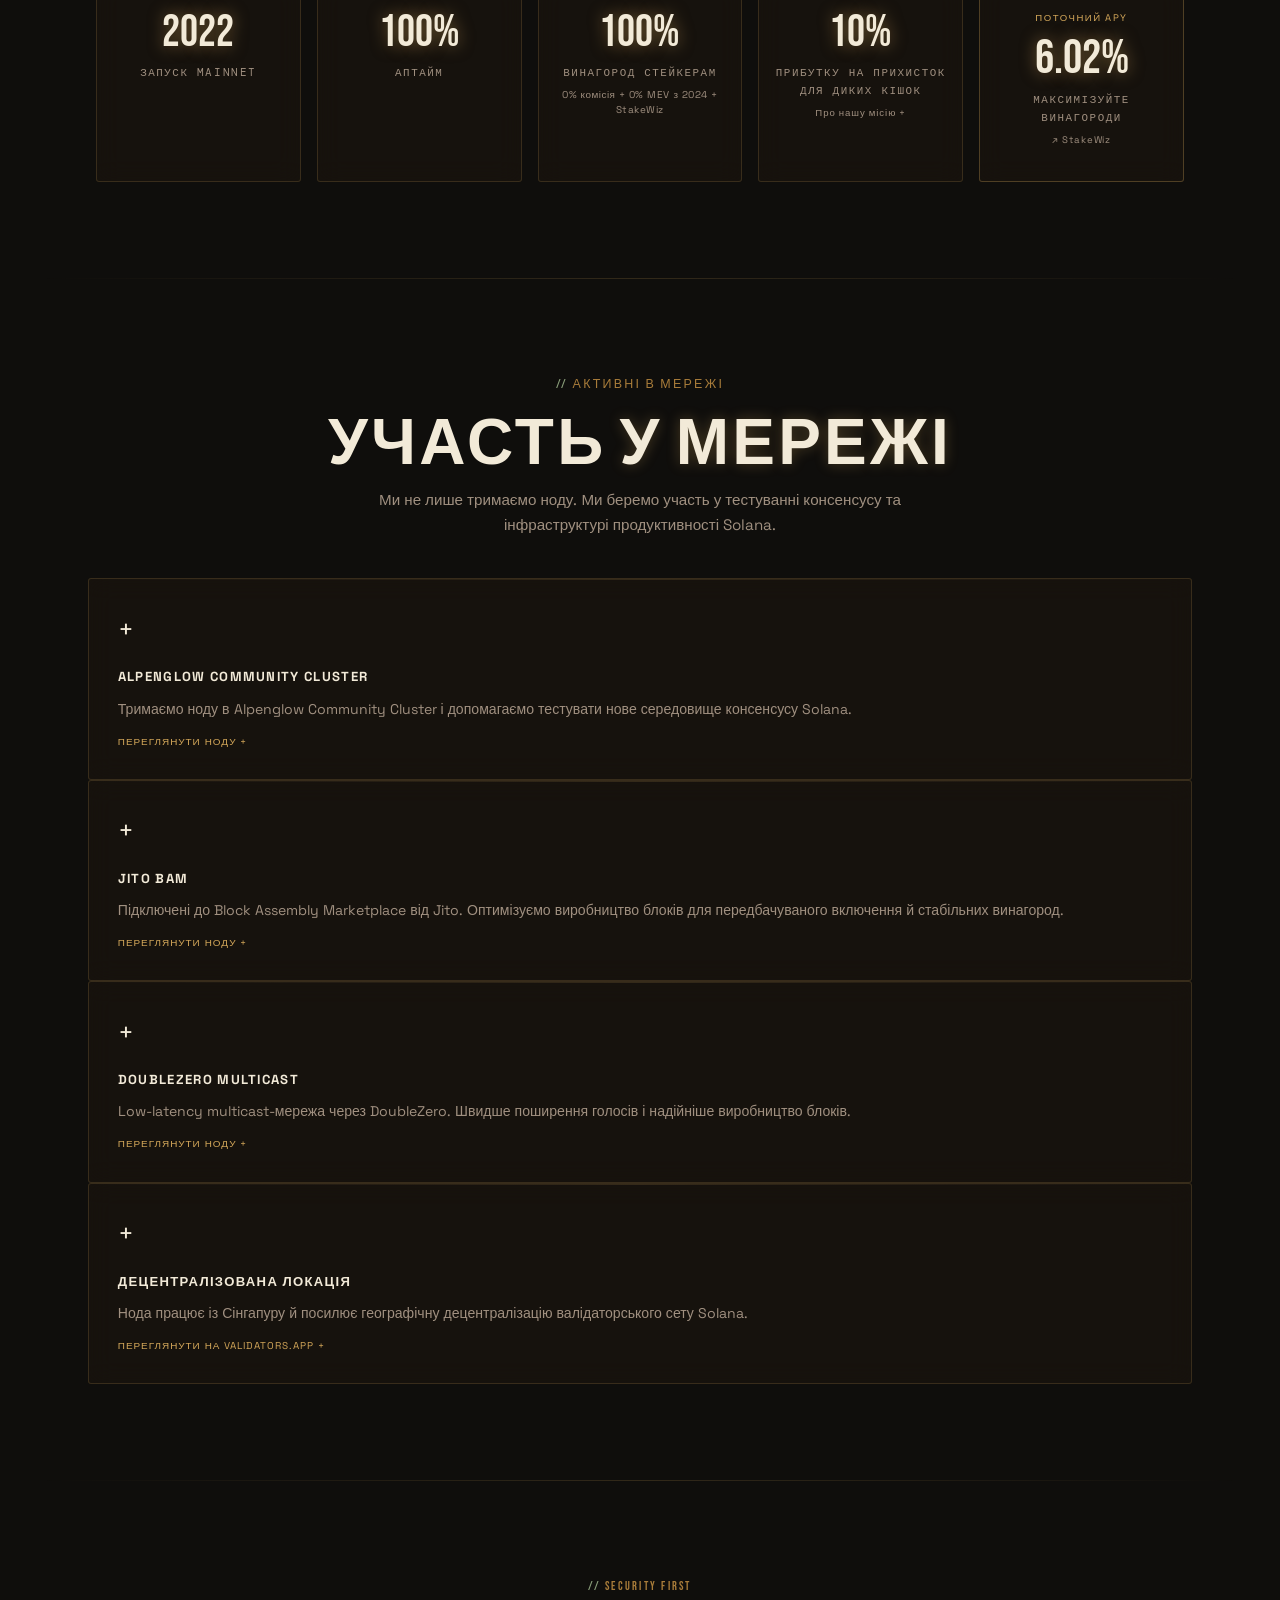
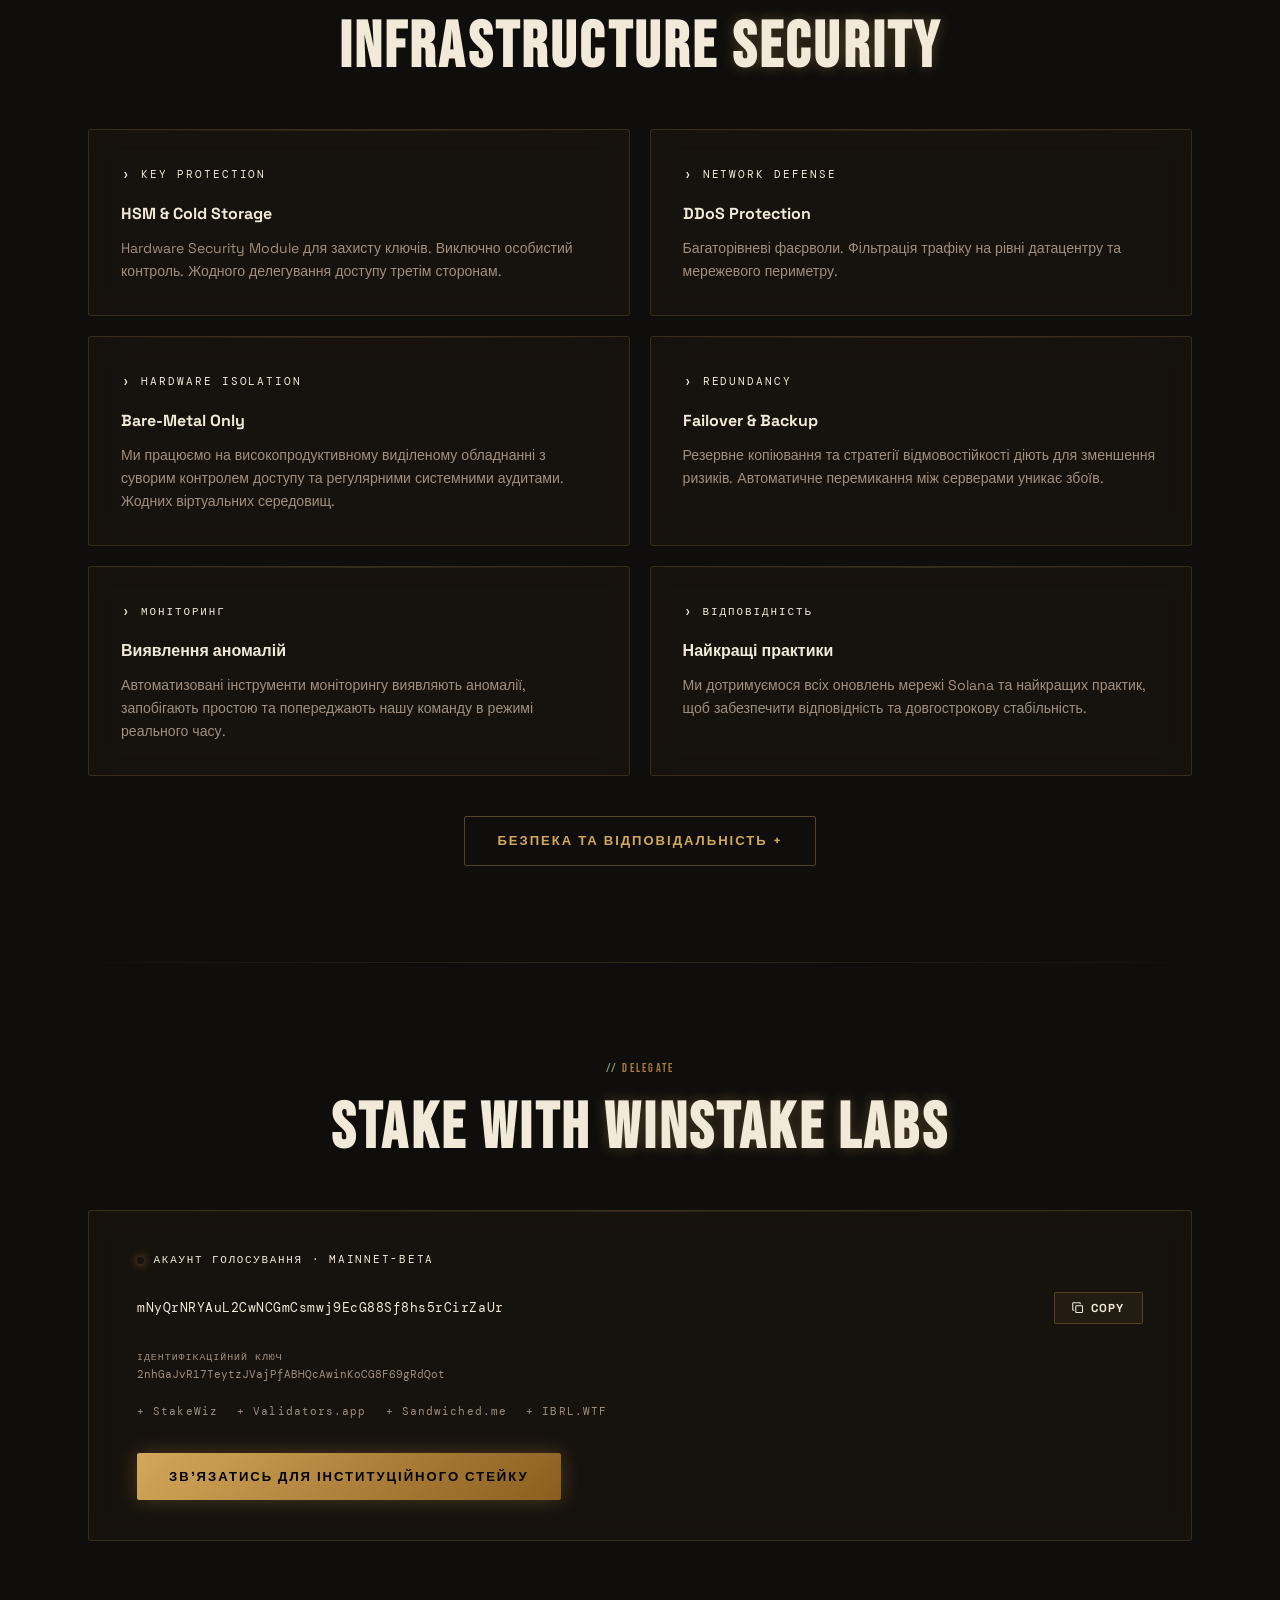
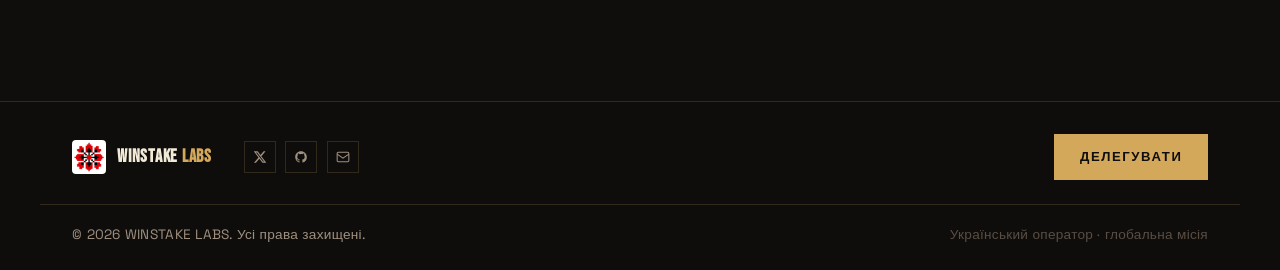
<file: index-ua.html>
<!DOCTYPE html>
<html lang="ua" data-page="" data-lang="ua">
<head>
<meta charset="UTF-8">
<meta name="viewport" content="width=device-width, initial-scale=1.0">
<title>WinStake Labs · Solana Валідатор</title>
<link rel="stylesheet" href="common.css">
<meta name="description" content="Solana валідатор з України. У mainnet з вересня 2022. 0% комісії на базову винагороду і MEV з 2024 року. Jito BAM, DoubleZero multicast, Alpenglow Community Cluster.">

<!-- Open Graph -->
<meta property="og:type" content="website">
<meta property="og:url" content="https://winstakelabs.com/index-ua.html">
<meta property="og:title" content="WinStake Labs · Solana Валідатор">
<meta property="og:description" content="Solana валідатор з України. 0% комісії з 2024, Jito BAM, DoubleZero, Alpenglow Community Cluster.">
<meta property="og:image" content="https://winstakelabs.com/og-image.png">
<meta property="og:image:width" content="1731">
<meta property="og:image:height" content="909">

<!-- Twitter -->
<meta name="twitter:card" content="summary_large_image">
<meta name="twitter:site" content="@WinStakeLabs">
<meta name="twitter:title" content="WinStake Labs · Solana Валідатор">
<meta name="twitter:description" content="Solana валідатор з України. 0% комісії з 2024.">
<meta name="twitter:image" content="https://winstakelabs.com/og-image.png">

<!-- Favicons -->
<link rel="icon" type="image/png" href="/winstakelabs.png">
<link rel="shortcut icon" href="/winstakelabs.png">
<link rel="apple-touch-icon" href="/winstakelabs_w.png">
</head>
<style>

/* ─── BACKGROUND ─── */
body::before {
  content: '';
  position: fixed;
  inset: 0;
  background:
    radial-gradient(ellipse 80% 50% at 50% 0%, #3a2e22 0%, transparent 55%),
    radial-gradient(ellipse 50% 40% at 85% 85%, #2e2218 0%, transparent 50%),
    linear-gradient(180deg, #2c2420 0%, #231d19 100%);
  z-index: 0;
  pointer-events: none;
}

.grain {
  position: fixed; inset: 0; z-index: 1; pointer-events: none; opacity: 0.04;
  background-image: url("data:image/svg+xml,%3Csvg viewBox='0 0 256 256' xmlns='http://www.w3.org/2000/svg'%3E%3Cfilter id='n'%3E%3CfeTurbulence type='fractalNoise' baseFrequency='0.9' numOctaves='4' stitchTiles='stitch'/%3E%3C/filter%3E%3Crect width='100%25' height='100%25' filter='url(%23n)'/%3E%3C/svg%3E");
  background-size: 200px;
}

/* ─── SCAN LINE ─── */
body::after {
  content: '';
  position: fixed; inset: 0; z-index: 1; pointer-events: none;
  background: repeating-linear-gradient(0deg, transparent, transparent 2px, rgba(212,168,90,0.007) 2px, rgba(212,168,90,0.007) 4px);
}

/* ─── WRAPPER ─── */
.wrap { position: relative; z-index: 2; }

/* ─── NAV ─── */

@keyframes fadeDown {
  from { opacity:0; transform: translateY(-16px); }
  to   { opacity:1; transform: none; }
}

.nav-delegate {
  background: linear-gradient(135deg, #d4a85a 0%, #8a5e1e 100%);
  color: #000 !important; padding: 0.5rem 1.3rem;
  border-radius: 2px; font-weight: 700 !important;
  letter-spacing: 0.1em; font-size: 0.78rem !important;
  transition: box-shadow 0.2s, opacity 0.2s !important;
  text-transform: uppercase;
}
.nav-delegate:hover { box-shadow: 0 0 20px rgba(0,255,136,0.4); opacity: 0.9; }
.nav-delegate::after { display: none !important; }

.lang-btn {
  font-family: var(--font-mono); font-size: 0.62rem; font-weight: 500;
  letter-spacing: 0.1em; color: var(--text-dim);
  background: transparent; border: none; cursor: pointer;
  padding: 0.3rem 0.55rem; border-radius: 1px;
  transition: color 0.2s, background 0.2s;
}
.lang-btn:hover { color: var(--green-bright); }
.lang-btn.active { background: rgba(212,168,90,0.2); color: var(--green-bright); }

/* ─── HERO ─── */
.hero {
  min-height: 100vh;
  display: flex; flex-direction: column;
  align-items: center; justify-content: center;
  text-align: center;
  padding: 7rem 2rem 5rem;
  position: relative;
}

.hero-logo {
  width: 180px; height: 180px;
  border-radius: 12px; object-fit: contain; background: #f0ece4;
  border: 2px solid rgba(212,160,23,0.4);
  box-shadow: 0 0 30px rgba(212,168,90,0.22), 0 0 60px rgba(212,168,90,0.1);
  margin-bottom: 2.5rem;
  animation: logoPulse 4s ease-in-out infinite, fadeUp 0.8s ease 0.2s both;
}

@keyframes logoPulse {
  0%,100% { box-shadow: 0 0 60px rgba(212,160,23,0.3), 0 0 120px rgba(0,255,136,0.1); }
  50%      { box-shadow: 0 0 50px rgba(212,168,90,0.3), 0 0 90px rgba(212,168,90,0.12); }
}

@keyframes fadeUp {
  from { opacity:0; transform: translateY(24px); }
  to   { opacity:1; transform: none; }
}

.hero-tag {
  font-family: var(--font-mono); font-size: 0.72rem;
  color: var(--green-dim); letter-spacing: 0.22em; text-transform: uppercase;
  margin-bottom: 1.5rem;
  animation: fadeUp 0.8s ease 0.35s both;
  display: flex; align-items: center; gap: 0.7rem; justify-content: center;
}
.hero-tag::before, .hero-tag::after {
  content: ''; display: block; width: 32px; height: 1px; background: var(--green-dim);
}

.hero-quote {
  font-family: var(--font-display);
  font-size: clamp(2rem, 5vw, 4rem);
  letter-spacing: 0.04em;
  line-height: 1.15;
  max-width: 900px;
  margin: 0 auto 2rem;
  animation: fadeUp 0.8s ease 0.5s both;
}

.hero-quote .accent { color: var(--green-bright); text-shadow: 0 0 30px rgba(0,255,136,0.4); }
.hero-quote .gold   { color: var(--gold-bright); text-shadow: 0 0 16px rgba(212,168,90,0.5); }

.hero-sub {
  font-size: 1rem; color: var(--text-muted); max-width: 520px;
  line-height: 1.75; margin: 0 auto 3rem;
  animation: fadeUp 0.8s ease 0.65s both;
  text-align: center;
}

.btn-delegate {
  display: inline-block;
  background: linear-gradient(135deg, #d4a85a 0%, #8a5e1e 100%);
  color: #000; font-weight: 700; font-size: 0.9rem;
  letter-spacing: 0.15em; text-transform: uppercase;
  padding: 1rem 3rem; border-radius: 2px; text-decoration: none;
  border: none; cursor: pointer;
  box-shadow: 0 0 20px rgba(212,168,90,0.28);
  transition: box-shadow 0.25s, transform 0.2s;
  animation: fadeUp 0.8s ease 0.75s both;
}
.btn-delegate:hover {
  box-shadow: 0 0 36px rgba(212,168,90,0.42);
  transform: translateY(-2px);
}

/* ─── SECTIONS COMMON ─── */
section { position: relative; z-index: 2; padding: 6rem 3rem; max-width: 1200px; margin: 0 auto; }
.section-divider { position: relative; z-index: 2; max-width: 1200px; margin: 0 auto; height: 1px; background: linear-gradient(to right, transparent, var(--border), transparent); }

h2 {
  font-family: var(--font-display);
  font-size: clamp(2.5rem, 5vw, 4.5rem);
  letter-spacing: 0.05em; line-height: 1.05;
  margin-bottom: 0.5rem;
  text-align: center;
}
h2 em { color: var(--green-bright); font-style: normal; text-shadow: 0 0 14px rgba(212,168,90,0.3); }
h2 .g { color: var(--gold-bright); font-style: normal; }

/* ─── GLASS CARD ─── */
.card {
  background: var(--glass);
  border: 1px solid var(--border);
  backdrop-filter: blur(12px);
  border-radius: 3px;
  padding: 2rem;
  transition: border-color 0.3s, transform 0.3s, box-shadow 0.3s;
  position: relative; overflow: hidden;
}
.card::before {
  content: '';
  position: absolute; top: 0; left: 0; right: 0; height: 1px;
  background: linear-gradient(to right, transparent, rgba(212,168,90,0.16), transparent);
}
.card:hover {
  border-color: rgba(212,168,90,0.35);
  transform: translateY(-3px);
  box-shadow: 0 8px 32px rgba(0,0,0,0.4), 0 0 12px rgba(212,168,90,0.07);
}

/* ─── ABOUT ME ─── */
#about .about-grid {
  display: grid; grid-template-columns: 1fr;
  gap: 2rem; align-items: start; margin-top: 3rem;
}

.about-photos {
  display: flex; flex-direction: column; gap: 1rem;
}

.photo-main {
  width: 100%; border-radius: 3px; object-fit: cover; aspect-ratio: 3/4;
  border: 1px solid var(--border-gold);
  box-shadow: 0 16px 48px rgba(0,0,0,0.5);
  transition: border-color 0.3s;
}
.photo-main:hover { border-color: rgba(212,160,23,0.4); }

.photo-pair { display: grid; grid-template-columns: 1fr 1fr; gap: 0.8rem; }
.photo-pair img {
  width: 100%; border-radius: 3px; object-fit: cover; aspect-ratio: 1;
  border: 1px solid var(--border);
  transition: border-color 0.3s;
}
.photo-pair img:hover { border-color: rgba(0,255,136,0.3); }

.photo-cap {
  font-family: var(--font-mono); font-size: 0.65rem;
  color: var(--green-dim); letter-spacing: 0.12em; text-align: center;
  margin-top: 0.3rem;
}

.about-text { display: flex; flex-direction: column; gap: 1.6rem; }

.about-text p {
  font-size: 1rem; line-height: 1.85; color: var(--text-muted);
}
.about-text p strong { color: var(--text); }

.highlight-box {
  background: rgba(184,168,152,0.06);
  border: 1px solid rgba(184,168,152,0.3);
  border-left: 3px solid var(--gold);
  border-radius: 0 3px 3px 0;
  padding: 1.4rem 1.6rem;
}
.highlight-box p {
  font-size: 0.95rem; line-height: 1.75;
  color: rgba(232,245,232,0.8);
}
.highlight-box strong { color: var(--gold-bright); }

.pct-badge {
  display: inline-flex; align-items: center; gap: 1rem;
  background: rgba(212,168,90,0.05);
  border: 1px solid rgba(212,168,90,0.2);
  border-radius: 3px; padding: 1rem 1.4rem;
}
.pct-num {
  font-family: var(--font-display); font-size: 2.8rem;
  color: var(--green-bright); line-height: 1;
  text-shadow: 0 0 20px rgba(0,255,136,0.4);
}
.pct-text { font-size: 0.82rem; color: var(--text-muted); line-height: 1.5; }
.pct-text strong { color: var(--text); display: block; }

/* ─── LABS GRID ─── */
#labs .labs-grid {
  display: grid; grid-template-columns: repeat(3, 1fr);
  gap: 1.2rem; margin-top: 3rem;
}

.lab-card { padding: 1.8rem; }
.lab-icon { font-size: 1.6rem; margin-bottom: 1rem; }
.lab-title {
  font-family: var(--font-body); font-size: 0.82rem; font-weight: 700;
  letter-spacing: 0.1em; text-transform: uppercase;
  color: var(--green-bright); margin-bottom: 0.6rem;
}
.lab-text { font-size: 0.88rem; color: var(--text-muted); line-height: 1.65; }

/* ─── METRICS ─── */
#metrics { text-align: center; }
#metrics .metrics-grid {
  display: flex; flex-wrap: wrap; justify-content: center;
  gap: 1rem; margin-top: 3.5rem;
}
.metric-card { flex: 0 0 calc(20% - 1rem); min-width: 160px; }
.metric-card { padding: 2rem 1rem; text-align: center; }
.metric-num {
  font-family: var(--font-display); font-size: clamp(2rem, 4vw, 3.5rem);
  color: var(--green-bright); line-height: 1; margin-bottom: 0.5rem;
  text-shadow: 0 0 14px rgba(212,168,90,0.55);
}
.metric-num.gold-num { color: var(--gold-bright); text-shadow: 0 0 16px rgba(212,168,90,0.5); }
.metric-num.cyan-num { color: var(--cyan); text-shadow: 0 0 14px rgba(138,158,122,0.45); }
.metric-label {
  font-family: var(--font-mono); font-size: 0.68rem;
  color: var(--text-muted); letter-spacing: 0.14em; text-transform: uppercase;
}

/* ─── SECURITY ─── */
#security .sec-grid {
  display: grid; grid-template-columns: 1fr 1fr;
  gap: 1.2rem; margin-top: 3rem;
}
.sec-card { padding: 2rem; }
.sec-tag {
  font-family: var(--font-mono); font-size: 0.68rem;
  color: var(--cyan); letter-spacing: 0.18em; text-transform: uppercase;
  margin-bottom: 0.8rem; display: flex; align-items: center; gap: 0.5rem;
}
.sec-tag::before { content: '›'; font-size: 1rem; }
.sec-title {
  font-size: 1rem; font-weight: 700; color: var(--text); margin-bottom: 0.6rem;
}
.sec-text { font-size: 0.88rem; color: var(--text-muted); line-height: 1.65; }

/* ─── MISSION ─── */
#mission .mission-grid {
  display: grid; grid-template-columns: 1.2fr 1fr;
  gap: 4rem; align-items: start; margin-top: 3rem;
}
.mission-text { display: flex; flex-direction: column; gap: 1.8rem; }

.mission-block { }
.mission-block-tag {
  font-family: var(--font-mono); font-size: 0.65rem;
  color: var(--green-dim); letter-spacing: 0.18em; text-transform: uppercase;
  margin-bottom: 0.6rem;
}
.mission-block h3 {
  font-family: var(--font-display); font-size: 1.6rem;
  letter-spacing: 0.06em; color: var(--text); margin-bottom: 0.7rem;
}
.mission-block p { font-size: 0.95rem; color: var(--text-muted); line-height: 1.8; }
.mission-block p strong { color: var(--text); }

.mission-commitment {
  background: rgba(212,168,90,0.04);
  border: 1px solid rgba(212,168,90,0.15);
  border-left: 3px solid #8a9e7a;
  border-radius: 0 3px 3px 0;
  padding: 1.4rem 1.6rem;
  font-style: italic;
  font-size: 0.95rem;
  color: rgba(232,245,232,0.85);
  line-height: 1.75;
}
.mission-commitment strong { color: var(--green-bright); font-style: normal; }

.mission-photos { display: flex; flex-direction: column; gap: 1rem; }
.mission-photo-main {
  width: 100%; border-radius: 3px; object-fit: cover; aspect-ratio: 4/5;
  border: 1px solid var(--border); box-shadow: 0 12px 40px rgba(0,0,0,0.5);
}
.mission-photo-sm {
  width: 100%; border-radius: 3px; object-fit: cover; aspect-ratio: 16/9;
  border: 1px solid var(--border);
}
.animals-chips { display: flex; gap: 0.6rem; flex-wrap: wrap; }
.chip {
  font-family: var(--font-mono); font-size: 0.68rem;
  color: var(--green-dim); letter-spacing: 0.1em;
  border: 1px solid var(--border);
  padding: 0.35rem 0.8rem; border-radius: 1px;
  background: rgba(0,34,0,0.4);
}

/* ─── VOTE / STAKE ─── */
#stake .vote-box { margin-top: 3rem; padding: 2.5rem 3rem; }
.vote-live {
  display: flex; align-items: center; gap: 0.6rem;
  font-family: var(--font-mono); font-size: 0.68rem;
  color: var(--green-dim); letter-spacing: 0.16em;
  text-transform: uppercase; margin-bottom: 1.4rem;
}
.live-dot {
  width: 7px; height: 7px; border-radius: 50%;
  background: var(--green-bright);
  box-shadow: 0 0 8px rgba(212,168,90,0.7);
  animation: blink 2s infinite;
}
@keyframes blink {
  0%,100% { opacity:1; } 50% { opacity:0.3; }
}
.vote-addr-row {
  display: flex; align-items: center; gap: 1rem; flex-wrap: wrap;
  margin-bottom: 1.5rem;
}
.vote-addr {
  font-family: var(--font-mono); font-size: 0.82rem;
  color: var(--text); letter-spacing: 0.04em; flex: 1; word-break: break-all;
}
.copy-btn {
  background: rgba(212,168,90,0.07); border: 1px solid rgba(212,168,90,0.28);
  color: var(--green-bright); padding: 0.5rem 1.1rem;
  font-family: var(--font-body); font-size: 0.72rem; font-weight: 700;
  letter-spacing: 0.1em; text-transform: uppercase;
  cursor: pointer; border-radius: 2px;
  transition: background 0.2s; white-space: nowrap; display: flex; align-items: center; gap: 0.4rem;
}
.copy-btn:hover { background: rgba(212,168,90,0.16); }
.copy-btn.copied { color: var(--gold); border-color: rgba(212,160,23,0.4); background: rgba(212,160,23,0.06); }

.explorer-links { display: flex; gap: 1.2rem; flex-wrap: wrap; }
.explorer-link {
  font-family: var(--font-mono); font-size: 0.68rem;
  color: var(--text-muted); text-decoration: none;
  letter-spacing: 0.1em; transition: color 0.2s;
  display: flex; align-items: center; gap: 0.3rem;
}
.explorer-link:hover { color: var(--green-bright); }

.stake-actions { margin-top: 2rem; display: flex; gap: 1rem; flex-wrap: wrap; }

/* ─── FOOTER ─── */

.socials { display: flex; gap: 1rem; align-items: center; }

/* ─── SCROLL REVEAL ─── */

/* ─── MOBILE ─── */
@media (max-width: 900px) {

  .mobile-menu-btn {
    display: flex; flex-direction: column; gap: 4px;
    cursor: pointer; padding: 0.3rem;
  }
  .mobile-menu-btn span {
    display: block; width: 22px; height: 2px;
    background: var(--green-bright); border-radius: 1px;
    transition: 0.3s;
  }
  .mobile-
  .mobile-nav.open { display: flex; }
  .mobile-
  .mobile-

  section { padding: 4rem 1.4rem; }
  .hero { padding: 6rem 1.4rem 4rem; }
  #about .about-grid { grid-template-columns: 1fr; gap: 2.5rem; }
  #labs .labs-grid { grid-template-columns: 1fr 1fr; }
  #metrics .metrics-grid { grid-template-columns: repeat(3, 1fr); gap: 0.8rem; }
  #security .sec-grid { grid-template-columns: 1fr; }
  #mission .mission-grid { grid-template-columns: 1fr; gap: 2.5rem; }
  #mission .mission-photos { order: -1; }
  #stake .vote-box { padding: 1.8rem; }
  footer { padding: 2rem 1.4rem; }
  
}

@media (max-width: 560px) {
  #labs .labs-grid { grid-template-columns: 1fr; }
  #metrics .metrics-grid { grid-template-columns: repeat(2, 1fr); }
  .hero-quote { font-size: clamp(1.7rem, 7vw, 2.5rem); }
  .vote-addr { font-size: 0.68rem; }
}

/* ── Mobile ─────────────────────────────────────────────────────────── */
@media (max-width: 768px) {
  section { padding: 4rem 1.2rem; }
  .hero { padding: 6rem 1.2rem 4rem; }
  .hero-logo { width: 120px; height: 120px; }
  h2 { font-size: clamp(1.8rem, 7vw, 3rem); }
  .metrics-grid { gap: 0.7rem; }
  .metric-card { flex: 0 0 calc(50% - 0.7rem) !important; min-width: 130px !important; }
  .labs-grid { grid-template-columns: 1fr !important; }
  .sec-grid { grid-template-columns: 1fr !important; }
  .about-grid { grid-template-columns: 1fr !important; }
  .mission-grid { grid-template-columns: 1fr !important; }
  .stake-grid { grid-template-columns: 1fr !important; }
  .vote-addr { font-size: 0.6rem !important; word-break: break-all; }
  .vote-addr-row { flex-direction: column; align-items: flex-start; gap: 0.5rem; }

  #menuBtn { display: flex !important; }
  .footer-grid { grid-template-columns: 1fr !important; gap: 2rem; }
  .hero-quote { text-align: center; }
  .hero-sub { text-align: center; }
  .hero-actions { justify-content: center; }
}
@media (max-width: 480px) {
  .metric-card { flex: 0 0 calc(50% - 0.5rem) !important; min-width: 120px !important; padding: 1.2rem 0.6rem !important; }
  .metric-num { font-size: clamp(1.4rem, 6vw, 2rem) !important; }
}

</style>
<body>
<div id="site-nav-placeholder"></div>
<div id="mobileNav" style="display:none;position:fixed;top:64px;left:0;right:0;background:rgba(24,18,12,0.98);flex-direction:column;padding:2rem;z-index:99;gap:1rem;"></div>

<div class="wrap">

<!-- ─── HERO ─── -->
<section class="hero" id="hero">
  <img src="[data-uri]" alt="WINSTAKE Labs" class="hero-logo" />
  <div class="hero-tag">Solana Validator · Testnet жовт. 2021 · Mainnet вер. 2022</div>
  <h1 class="hero-quote">
    <span class="gold">Solana</span><br>
    <span class="accent" style="font-size:clamp(1.4rem,3vw,2.6rem);letter-spacing:0.04em;">Це світогляд</span><br>
    <span style="font-size:clamp(1.1rem,2.2vw,2rem);letter-spacing:0.03em;color:var(--text-muted);">Децентралізація, швидкість, відкритість.<br>Фінанси без посередників.</span>
  </h1>
  <p class="hero-sub">Фінанси без посередників. Побудовано на Solana.</p>
  <a href="#stake" class="btn-delegate">Делегувати</a>
</section>

<div class="section-divider"></div>

<!-- ─── ABOUT ME ─── -->
<section id="about" class="reveal">
  <div class="section-tag">Про мене</div>

  <div class="about-grid">
    <div class="about-text" style="max-width:720px;margin:0 auto;">
      <p>Я керую Solana-валідатором. Почала у 2021-му на testnet, а з вересня 2022-го працюю на mainnet. Те, що починалося з цікавості, стало серйозною операцією: bare-metal сервери, failover, Jito, DoubleZero. З 2024 року тримаю 0% комісії на всьому, тож 100% винагород отримують стейкери.</p>

      <p>Поза роботою ноди я збираю й підтримую <a href="tools.html" style="color:var(--gold);">community tools hub</a> для Solana-валідаторів і делегаторів: дашборди, калькулятори, моніторинг. Інструменти, якими справді користуюся сама. Це мій внесок в екосистему.</p>

      <div class="highlight-box">
        <p><strong>Моя особиста місія:</strong> 10% свого прибутку я спрямовую на <strong>центр реабілітації диких кішок</strong> у Запоріжжі, Україна. У мене є серваль Ватра. Завдяки їй я добре розумію, що потрібно дикій тварині, і що стається, коли люди цього не розуміють.</p>
      </div>

      <div class="pct-badge card">
        <span class="pct-num">10%</span>
        <div class="pct-text">
          <strong>прибутку</strong>
          рехаб для диких кішок, Запоріжжя
        </div>
      </div>
    </div>
  </div>
</section>

<div class="section-divider"></div>

<!-- ─── WINSTAKE LABS ─── -->
<section id="labs" class="reveal">
  <div class="section-tag">Infrastructure</div>
  <h2>WINSTAKE <em>LABS</em></h2>
  <p style="color:var(--text-muted);margin-top:0.5rem;max-width:560px;font-size:0.95rem;line-height:1.7;text-align:center;margin-left:auto;margin-right:auto;">Professional-grade validation infrastructure, engineered for maximum performance and delegator rewards.</p>

  <div class="labs-grid">
    <div class="card lab-card">
      <div class="lab-icon">⏱️</div>
      <div class="lab-title">Надійність з 2022</div>
      <div class="lab-text">Безперервна робота на mainnet з вересня 2022 року, з testnet-історією ще з 2021-го. Перевірено часом і сотнями епох.</div>
    </div>
    <div class="card lab-card">
      <div class="lab-icon">🔁</div>
      <div class="lab-title">Резервування 1+1 (Failover)</div>
      <div class="lab-text">Наявність запасного сервера гарантує нульовий простій. Якщо основний вузол потребує обслуговування, резерв підхоплює роботу миттєво.</div>
    </div>
    <a href="https://sandwiched.me/validators/mNyQrNRYAuL2CwNCGmCsmwj9EcG88Sf8hs5rCirZaUr" target="_blank" class="card lab-card" style="text-decoration:none;color:inherit;display:block;">
      <div class="lab-icon">+</div>
      <div class="lab-title">Без сендвічів</div>
      <div class="lab-text">Підтверджено: ми не сендвічимо трейди. Усі угоди проходять чесно, без витягування вартості з користувачів. Публічний доказ - на Sandwiched.me.</div>
      <div style="font-size:0.62rem;color:var(--gold);margin-top:0.8rem;letter-spacing:0.1em;text-transform:uppercase;">Перевірити на Sandwiched.me +</div>
    </a>
    <div class="card lab-card">
      <div class="lab-icon">📡</div>
      <div class="lab-title">Моніторинг 24/7</div>
      <div class="lab-text">Автоматизований моніторинг через Grafana. Швидко реагуємо на зміни в мережі 365 днів на рік.</div>
    </div>

    <div class="card lab-card">
      <div class="lab-icon">💎</div>
      <div class="lab-title">Jito MEV · 100% стейкерам</div>
      <div class="lab-text">Інтеграція з Jito і 0% MEV-комісії з 2024 року. Усі MEV-винагороди за виробництво блоків повністю йдуть нашим стейкерам.</div>
    </div>
    <div class="card lab-card">
      <div class="lab-icon">🤝</div>
      <div class="lab-title">Прозора комісія</div>
      <div class="lab-text">Чесні умови без раптових змін, орієнтовані на довгострокову співпрацю з делегаторами.</div>
    </div>
  </div>

  <!-- Labs CTA -->
  <div style="margin-top:3rem;padding:2rem 2.5rem;border:1px solid rgba(138,158,122,0.2);border-left:3px solid #8a9e7a;border-radius:0 3px 3px 0;background:rgba(138,158,122,0.04);text-align:center;">
    <p style="font-size:1.05rem;color:var(--text);line-height:1.8;max-width:680px;margin:0 auto 0.6rem;">Ваш стейк працює на вас і на майбутнє природи.</p>
    <p style="font-size:0.95rem;color:#8a9e7a;line-height:1.8;max-width:680px;margin:0 auto;">Ми масштабуємо ВАШ капітал, а 10% мого прибутку наближають створення рехабу для диких кішок у Запоріжжі.</p>
    <a href="#stake" class="btn-delegate" style="display:inline-block;margin-top:1.5rem;font-size:0.82rem;padding:0.8rem 2.2rem;">Делегувати</a>
  </div>
</section>

<div class="section-divider"></div>

<!-- ─── METRICS ─── -->
<section id="metrics" class="reveal">
  <div class="section-tag">Performance</div>
  <h2>METRICS <em>&</em> <span class="g">НАДІЙНІСТЬ</span></h2>

  <div class="metrics-grid">
    <div class="card metric-card">
      <div class="metric-num gold-num" style="font-size:clamp(1.8rem,3.5vw,3rem);" data-target="2022">2022</div>
      <div class="metric-label">Запуск Mainnet</div>
    </div>
    <div class="card metric-card">
      <div class="metric-num gold-num" style="font-size:clamp(1.8rem,3.5vw,3rem);">100%</div>
      <div class="metric-label">Аптайм</div>
    </div>
    <a href="https://stakewiz.com/validator/mNyQrNRYAuL2CwNCGmCsmwj9EcG88Sf8hs5rCirZaUr" target="_blank" class="card metric-card" style="text-decoration:none;display:block;cursor:pointer;">
      <div class="metric-num gold-num" style="font-size:clamp(1.8rem,3.5vw,3rem);">100%</div>
      <div class="metric-label">винагород стейкерам</div>
      <div style="font-size:0.62rem;color:var(--text-muted);margin-top:0.4rem;letter-spacing:0.05em;line-height:1.5;">0% комісія + 0% MEV з 2024 + StakeWiz</div>
    </a>
    <a href="mission.html" class="card metric-card" style="text-decoration:none;display:block;cursor:pointer;">
      <div class="metric-num gold-num" style="font-size:clamp(1.8rem,3.5vw,3rem);">10%</div>
      <div class="metric-label">прибутку на прихисток для диких кішок</div>
      <div style="font-size:0.6rem;color:var(--text-muted);margin-top:0.4rem;letter-spacing:0.1em;">Про нашу місію +</div>
    </a>
    <a href="https://stakewiz.com/validator/mNyQrNRYAuL2CwNCGmCsmwj9EcG88Sf8hs5rCirZaUr" target="_blank" class="card metric-card" style="text-decoration:none;display:block;cursor:pointer;border-color:rgba(212,168,90,0.3);">
      <div style="font-size:0.6rem;color:var(--gold);letter-spacing:0.16em;text-transform:uppercase;margin-bottom:0.5rem;">Поточний APY</div>
      <div class="metric-num gold-num" style="font-size:clamp(2rem,4vw,3rem);">6.02%</div>
      <div class="metric-label">Максимізуйте винагороди</div>
      <div style="font-size:0.6rem;color:var(--text-muted);margin-top:0.4rem;letter-spacing:0.1em;">↗ StakeWiz</div>
    </a>
  </div>
</section>

<div class="section-divider"></div>

<!-- ─── NETWORK PARTICIPATION ─── -->
<section id="network" class="reveal">
  <div class="section-tag">Активні в мережі</div>
  <h2>УЧАСТЬ <em>У МЕРЕЖІ</em></h2>
  <p style="color:var(--text-muted);margin-top:0.5rem;max-width:620px;font-size:0.95rem;line-height:1.7;text-align:center;margin-left:auto;margin-right:auto;margin-bottom:2.5rem;">Ми не лише тримаємо ноду. Ми беремо участь у тестуванні консенсусу та інфраструктурі продуктивності Solana.</p>

  <div class="labs-grid">
    <a href="https://ag.validblocks.com/address/EnoEkkkpbF71Z1Qx12aTXgJcWmQPcEEJbTfSudMKy5Tq" target="_blank" class="card lab-card" style="text-decoration:none;color:inherit;display:block;">
      <div class="lab-icon">+</div>
      <div class="lab-title">Alpenglow Community Cluster</div>
      <div class="lab-text">Тримаємо ноду в Alpenglow Community Cluster і допомагаємо тестувати нове середовище консенсусу Solana.</div>
      <div style="font-size:0.62rem;color:var(--gold);margin-top:0.8rem;letter-spacing:0.1em;text-transform:uppercase;">Переглянути ноду +</div>
    </a>
    <a href="https://bam.dev/explorer/validators/2nhGaJvR17TeytzJVajPfABHQcAwinKoCG8F69gRdQot/" target="_blank" class="card lab-card" style="text-decoration:none;color:inherit;display:block;">
      <div class="lab-icon">+</div>
      <div class="lab-title">Jito BAM</div>
      <div class="lab-text">Підключені до Block Assembly Marketplace від Jito. Оптимізуємо виробництво блоків для передбачуваного включення й стабільних винагород.</div>
      <div style="font-size:0.62rem;color:var(--gold);margin-top:0.8rem;letter-spacing:0.1em;text-transform:uppercase;">Переглянути ноду +</div>
    </a>
    <a href="https://doublezero.xyz/dzdp/validators/2nhGaJvR17TeytzJVajPfABHQcAwinKoCG8F69gRdQot/delegation-criteria" target="_blank" class="card lab-card" style="text-decoration:none;color:inherit;display:block;">
      <div class="lab-icon">+</div>
      <div class="lab-title">DoubleZero Multicast</div>
      <div class="lab-text">Low-latency multicast-мережа через DoubleZero. Швидше поширення голосів і надійніше виробництво блоків.</div>
      <div style="font-size:0.62rem;color:var(--gold);margin-top:0.8rem;letter-spacing:0.1em;text-transform:uppercase;">Переглянути ноду +</div>
    </a>
    <a href="https://www.validators.app/validators/2nhGaJvR17TeytzJVajPfABHQcAwinKoCG8F69gRdQot" target="_blank" class="card lab-card" style="text-decoration:none;color:inherit;display:block;">
      <div class="lab-icon">+</div>
      <div class="lab-title">Децентралізована локація</div>
      <div class="lab-text">Нода працює із Сінгапуру й посилює географічну децентралізацію валідаторського сету Solana.</div>
      <div style="font-size:0.62rem;color:var(--gold);margin-top:0.8rem;letter-spacing:0.1em;text-transform:uppercase;">Переглянути на Validators.app +</div>
    </a>
  </div>
</section>

<div class="section-divider"></div>

<!-- ─── SECURITY ─── -->
<section id="security" class="reveal">
  <div class="section-tag">Security First</div>
  <h2>INFRASTRUCTURE <em>SECURITY</em></h2>

  <div class="sec-grid">
    <div class="card sec-card">
      <div class="sec-tag">Key Protection</div>
      <div class="sec-title">HSM & Cold Storage</div>
      <div class="sec-text">Hardware Security Module для захисту ключів. Виключно особистий контроль. Жодного делегування доступу третім сторонам.</div>
    </div>
    <div class="card sec-card">
      <div class="sec-tag">Network Defense</div>
      <div class="sec-title">DDoS Protection</div>
      <div class="sec-text">Багаторівневі фаєрволи. Фільтрація трафіку на рівні датацентру та мережевого периметру.</div>
    </div>
    <div class="card sec-card">
      <div class="sec-tag">Hardware Isolation</div>
      <div class="sec-title">Bare-Metal Only</div>
      <div class="sec-text">Ми працюємо на високопродуктивному виділеному обладнанні з суворим контролем доступу та регулярними системними аудитами. Жодних віртуальних середовищ.</div>
    </div>
    <div class="card sec-card">
      <div class="sec-tag">Redundancy</div>
      <div class="sec-title">Failover & Backup</div>
      <div class="sec-text">Резервне копіювання та стратегії відмовостійкості діють для зменшення ризиків. Автоматичне перемикання між серверами уникає збоїв.</div>
    </div>
    <div class="card sec-card">
      <div class="sec-tag">Моніторинг</div>
      <div class="sec-title">Виявлення аномалій</div>
      <div class="sec-text">Автоматизовані інструменти моніторингу виявляють аномалії, запобігають простою та попереджають нашу команду в режимі реального часу.</div>
    </div>
    <div class="card sec-card">
      <div class="sec-tag">Відповідність</div>
      <div class="sec-title">Найкращі практики</div>
      <div class="sec-text">Ми дотримуємося всіх оновлень мережі Solana та найкращих практик, щоб забезпечити відповідність та довгострокову стабільність.</div>
    </div>
  </div>

  <div style="text-align:center;margin-top:2.5rem;">
    <a href="security.html" class="btn-delegate" style="font-size:0.82rem;padding:0.8rem 2rem;background:transparent;color:var(--gold);box-shadow:none;border:1px solid var(--border-gold);">Безпека та відповідальність +</a>
  </div>
</section>

<div class="section-divider"></div>

<!-- ─── STAKE / VOTE ─── -->
<section id="stake" class="reveal">
  <div class="section-tag">Delegate</div>
  <h2>STAKE WITH <em>WINSTAKE LABS</em></h2>

  <div class="card vote-box">
    <div class="vote-live">
      <div class="live-dot"></div>
      <span>Акаунт голосування · Mainnet-Beta</span>
    </div>
    <div class="vote-addr-row">
      <span class="vote-addr" id="voteAddr">mNyQrNRYAuL2CwNCGmCsmwj9EcG88Sf8hs5rCirZaUr</span>
      <button class="copy-btn" id="copyBtn" onclick="copyAddr()">
        <svg width="12" height="12" viewBox="0 0 16 16" fill="none"><rect x="5" y="5" width="9" height="9" rx="1" stroke="currentColor" stroke-width="1.4"/><path d="M3 11H2a1 1 0 01-1-1V2a1 1 0 011-1h8a1 1 0 011 1v1" stroke="currentColor" stroke-width="1.4"/></svg>
        Copy
      </button>
    </div>
    <div style="font-family:var(--font-mono);font-size:0.7rem;color:var(--text-muted);margin-bottom:1.2rem;word-break:break-all;line-height:1.6;">
      <span style="color:var(--green-dim);letter-spacing:0.1em;text-transform:uppercase;font-size:0.62rem;">Ідентифікаційний ключ</span><br>
      2nhGaJvR17TeytzJVajPfABHQcAwinKoCG8F69gRdQot
    </div>
    <div class="explorer-links">
      <a href="https://stakewiz.com/validator/mNyQrNRYAuL2CwNCGmCsmwj9EcG88Sf8hs5rCirZaUr" target="_blank" class="explorer-link">+ StakeWiz</a>
      <a href="https://www.validators.app/validators/2nhGaJvR17TeytzJVajPfABHQcAwinKoCG8F69gRdQot" target="_blank" class="explorer-link">+ Validators.app</a>
      <a href="https://sandwiched.me/validators/mNyQrNRYAuL2CwNCGmCsmwj9EcG88Sf8hs5rCirZaUr" target="_blank" class="explorer-link">+ Sandwiched.me</a>
      <a href="https://ibrl.wtf/validator/2nhGaJvR17TeytzJVajPfABHQcAwinKoCG8F69gRdQot/" target="_blank" class="explorer-link">+ IBRL.WTF</a>
    </div>
    <div class="stake-actions">
      <a href="mailto:winstakelabs@gmail.com" class="btn-delegate" style="font-size:0.82rem;padding:0.8rem 2rem;">Зв'язатись для інституційного стейку</a>
    </div>
  </div>
</section>

</div><!-- /wrap -->

<!-- ─── FOOTER ─── -->
<div id="site-footer-placeholder"></div>
<script>
function toggleMobile(){const n=document.getElementById('mobileNav');if(n)n.style.display=n.style.display==='flex'?'none':'flex';}
function closeMobile(){const n=document.getElementById('mobileNav');if(n)n.style.display='none';}
function copyVote(){navigator.clipboard.writeText('mNyQrNRYAuL2CwNCGmCsmwj9EcG88Sf8hs5rCirZaUr').then(()=>{const b=document.getElementById('copyBtn');if(b){b.textContent='Copied!';setTimeout(()=>b.textContent='Copy',1500);}});}
const obs=new IntersectionObserver(ee=>{ee.forEach(e=>{if(e.isIntersecting)e.target.classList.add('visible');});},{threshold:0.08});
document.querySelectorAll('.reveal').forEach(el=>obs.observe(el));
</script>
<script src="site.js" defer></script>
</body>
</html>
</file>
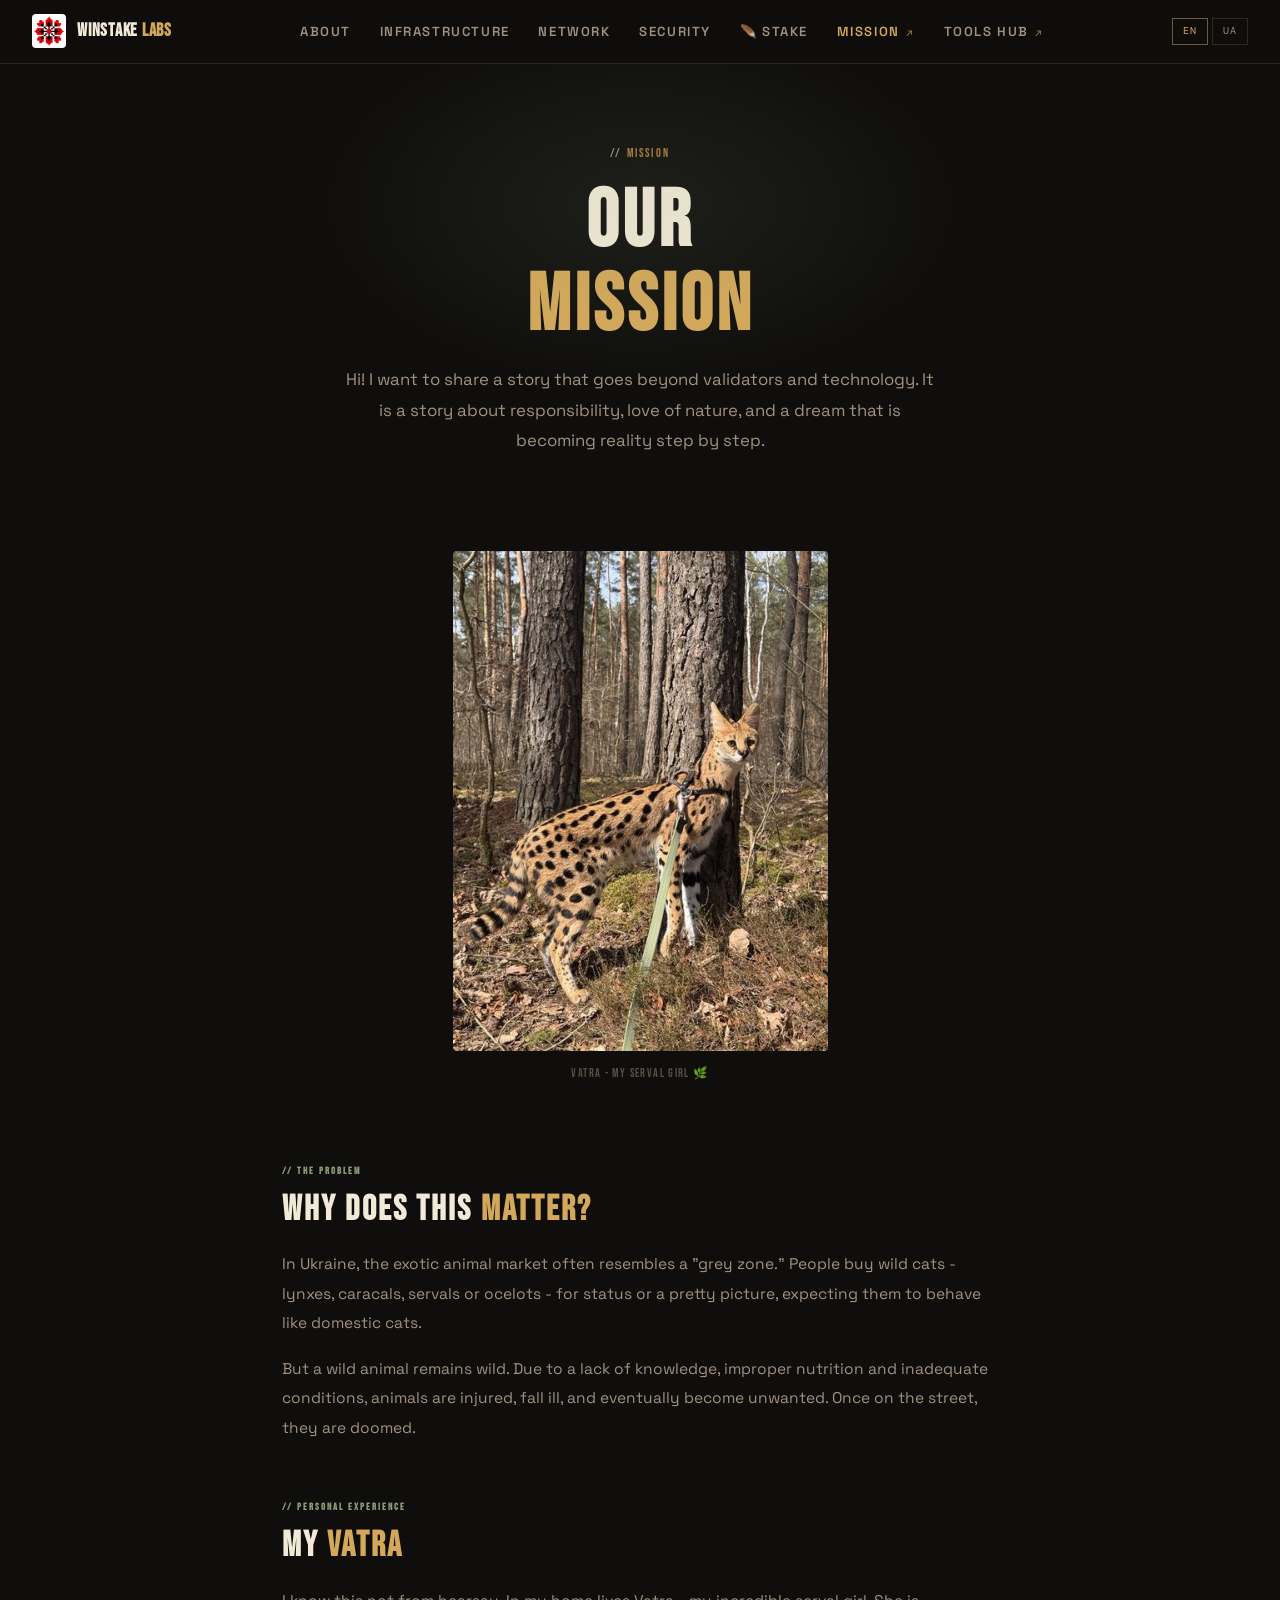
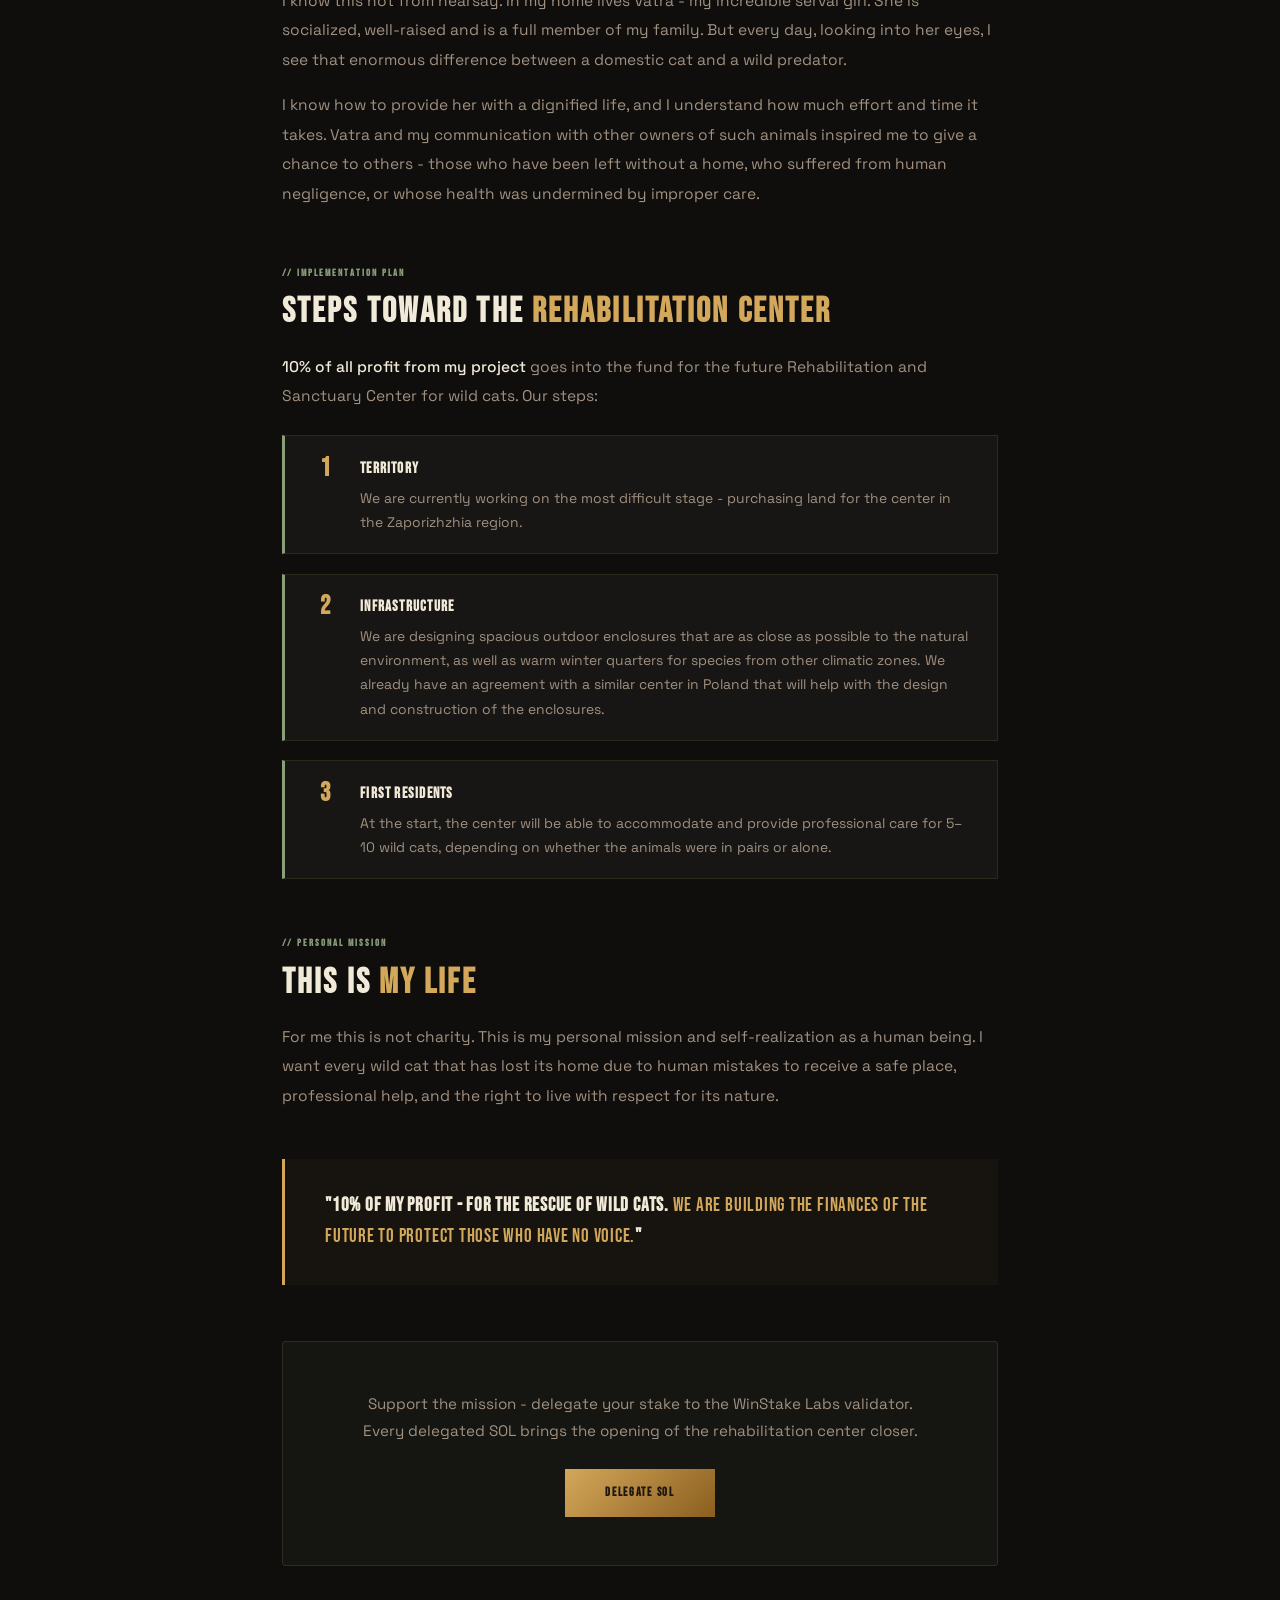
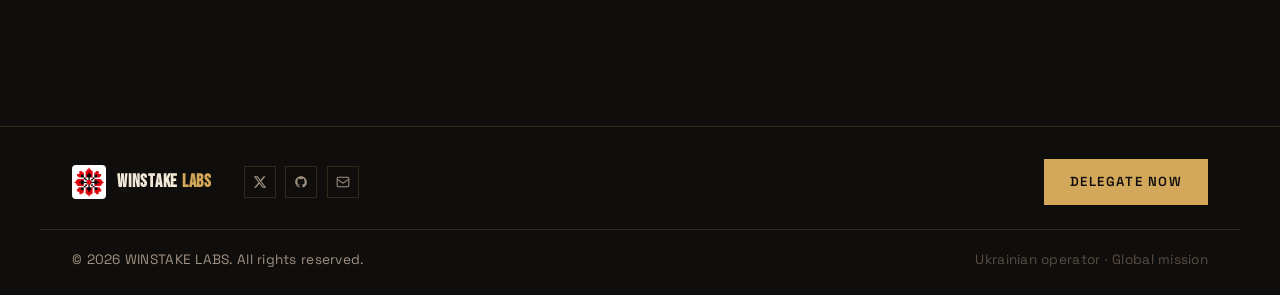
<file: mission-en.html>
<!DOCTYPE html>
<html lang="en" data-page="mission" data-lang="en">
<head>
<meta charset="UTF-8">
<meta name="viewport" content="width=device-width, initial-scale=1.0">
<title>Our Mission · WinStake Labs</title>
<link rel="stylesheet" href="common.css">
<meta name="description" content="WinStake Labs mission: a wild cat rehabilitation center in Zaporizhzhia, Ukraine. 10% of validator profit goes toward this long-term goal.">
<meta property="og:type" content="article">
<meta property="og:url" content="https://winstakelabs.com/mission-en.html">
<meta property="og:title" content="Our Mission · WinStake Labs">
<meta property="og:description" content="Wild cat rehabilitation center in Zaporizhzhia. 10% of validator profit funds this long-term mission.">
<meta property="og:image" content="https://winstakelabs.com/og-image.png">
<meta name="twitter:card" content="summary_large_image">
<meta name="twitter:image" content="https://winstakelabs.com/og-image.png">
<link rel="icon" type="image/png" href="/winstakelabs.png">
<link rel="apple-touch-icon" href="/winstakelabs_w.png">

<style>
.mission-hero{padding:5rem 2rem 3rem;text-align:center;position:relative;overflow:hidden;}
.mission-hero::before{content:'';position:absolute;top:-60px;left:50%;transform:translateX(-50%);width:700px;height:400px;background:radial-gradient(ellipse,rgba(138,158,122,0.12) 0%,transparent 65%);pointer-events:none;}

.mission-hero h1{font-family:'Bebas Neue', sans-serif;font-size:clamp(2.5rem,7vw,5rem);font-weight:700;letter-spacing:.05em;text-transform:uppercase;line-height:1.05;margin-bottom:1rem;}
.mission-hero h1 em{color:var(--gold);font-style:normal;display:block;}
.mission-hero .lead{font-size:1.05rem;color:var(--text-muted);max-width:600px;margin:0 auto;line-height:1.8;}
.photo-block{max-width:800px;margin:3rem auto;padding:0 2rem;}
.photo-block img{width:100%;border-radius:4px;display:block;object-fit:cover;max-height:500px;}
.photo-caption{text-align:center;font-size:0.72rem;color:var(--text-dim);letter-spacing:.12em;text-transform:uppercase;margin-top:.8rem;font-family:'Bebas Neue', sans-serif;}
.content{max-width:780px;margin:0 auto;padding:2rem 2rem 6rem;}
.block{margin-bottom:3.5rem;}
.block-tag{font-family:'Bebas Neue', sans-serif;font-size:10px;font-weight:600;letter-spacing:.2em;color:var(--sage);text-transform:uppercase;margin-bottom:.6rem;}
.block h2{font-family:'Bebas Neue', sans-serif;font-size:clamp(1.4rem,3vw,2.2rem);font-weight:700;letter-spacing:.06em;text-transform:uppercase;color:var(--text);margin-bottom:1.2rem;line-height:1.2;}
.block h2 em{color:var(--gold);font-style:normal;}
.block p{font-size:0.97rem;color:var(--text-muted);line-height:1.9;margin-bottom:1rem;}
.block p strong{color:var(--text);font-weight:500;}
.steps{margin:1.5rem 0;display:flex;flex-direction:column;gap:1.2rem;}
.step{display:flex;gap:1.2rem;padding:1.2rem 1.5rem;background:rgba(255,245,235,0.03);border:1px solid rgba(212,168,90,0.12);border-left:3px solid var(--sage);}
.step-num{font-family:'Bebas Neue', sans-serif;font-size:1.6rem;font-weight:700;color:var(--gold);line-height:1;flex-shrink:0;width:2rem;text-align:center;}
.step-title{font-family:'Bebas Neue', sans-serif;font-size:.95rem;font-weight:700;letter-spacing:.08em;color:var(--text);text-transform:uppercase;margin-bottom:.3rem;}
.step-text{font-size:.87rem;color:var(--text-muted);line-height:1.75;}
.quote-block{margin:3rem 0;padding:2rem 2.5rem;border-left:3px solid var(--gold);background:rgba(212,168,90,0.04);}
.quote-block p{font-family:'Bebas Neue', sans-serif;font-size:1.2rem;font-weight:600;letter-spacing:.04em;color:var(--text);line-height:1.6;margin:0;}
.quote-block p strong{color:var(--gold);}
.cta-block{text-align:center;padding:3rem 2rem;background:rgba(138,158,122,0.05);border:1px solid rgba(138,158,122,0.18);border-radius:4px;margin-top:3rem;}
.cta-block p{font-size:.95rem;color:var(--text-muted);line-height:1.8;margin-bottom:1.5rem;}
.btn{display:inline-block;padding:.9rem 2.5rem;background:linear-gradient(135deg,#d4a85a,#8a5e1e);color:#1e1610;font-family:'Bebas Neue', sans-serif;font-size:12px;font-weight:700;letter-spacing:.14em;text-transform:uppercase;text-decoration:none;transition:box-shadow .2s;}
.btn:hover{box-shadow:0 0 24px rgba(212,168,90,0.4);}

@media(max-width:700px){

  .mission-hero{padding:4rem 1.2rem 2rem;}
  .content{padding:1.5rem 1.2rem 4rem;}
  .step{flex-direction:column;gap:.6rem;}
}

</style>
</head>
<body>
<div id="site-nav-placeholder"></div>

<div class="mission-hero">
  <div class="section-tag">Mission</div>
  <h1>Our<em>Mission</em></h1>
  <p class="lead">Hi! I want to share a story that goes beyond validators and technology. It is a story about responsibility, love of nature, and a dream that is becoming reality step by step.</p>
</div>

<div class="photo-block">
  <img src="vatra.jpg" alt="Vatra - serval">
  <div class="photo-caption">Vatra - my serval girl 🌿</div>
</div>

<div class="content">

  <div class="block">
    <div class="block-tag">// The Problem</div>
    <h2>Why does this <em>matter?</em></h2>
    <p>In Ukraine, the exotic animal market often resembles a "grey zone." People buy wild cats - lynxes, caracals, servals or ocelots - for status or a pretty picture, expecting them to behave like domestic cats.</p>
    <p>But a wild animal remains wild. Due to a lack of knowledge, improper nutrition and inadequate conditions, animals are injured, fall ill, and eventually become unwanted. Once on the street, they are doomed.</p>
  </div>

  <div class="block">
    <div class="block-tag">// Personal experience</div>
    <h2>My <em>Vatra</em></h2>
    <p>I know this not from hearsay. In my home lives Vatra - my incredible serval girl. She is socialized, well-raised and is a full member of my family. But every day, looking into her eyes, I see that enormous difference between a domestic cat and a wild predator.</p>
    <p>I know how to provide her with a dignified life, and I understand how much effort and time it takes. Vatra and my communication with other owners of such animals inspired me to give a chance to others - those who have been left without a home, who suffered from human negligence, or whose health was undermined by improper care.</p>
  </div>

  <div class="block">
    <div class="block-tag">// Implementation plan</div>
    <h2>Steps toward the <em>rehabilitation center</em></h2>
    <p><strong>10% of all profit from my project</strong> goes into the fund for the future Rehabilitation and Sanctuary Center for wild cats. Our steps:</p>
    <div class="steps">
      <div class="step">
        <div class="step-num">1</div>
        <div class="step-body">
          <div class="step-title">Territory</div>
          <div class="step-text">We are currently working on the most difficult stage - purchasing land for the center in the Zaporizhzhia region.</div>
        </div>
      </div>
      <div class="step">
        <div class="step-num">2</div>
        <div class="step-body">
          <div class="step-title">Infrastructure</div>
          <div class="step-text">We are designing spacious outdoor enclosures that are as close as possible to the natural environment, as well as warm winter quarters for species from other climatic zones. We already have an agreement with a similar center in Poland that will help with the design and construction of the enclosures.</div>
        </div>
      </div>
      <div class="step">
        <div class="step-num">3</div>
        <div class="step-body">
          <div class="step-title">First residents</div>
          <div class="step-text">At the start, the center will be able to accommodate and provide professional care for 5–10 wild cats, depending on whether the animals were in pairs or alone.</div>
        </div>
      </div>
    </div>
  </div>

  <div class="block">
    <div class="block-tag">// Personal mission</div>
    <h2>This is <em>my life</em></h2>
    <p>For me this is not charity. This is my personal mission and self-realization as a human being. I want every wild cat that has lost its home due to human mistakes to receive a safe place, professional help, and the right to live with respect for its nature.</p>
    <div class="quote-block">
      <p>"10% of my profit - for the rescue of wild cats. <strong>We are building the finances of the future to protect those who have no voice.</strong>"</p>
    </div>
  </div>

  <div class="cta-block">
    <p>Support the mission - delegate your stake to the WinStake Labs validator.<br>Every delegated SOL brings the opening of the rehabilitation center closer.</p>
    <a href="index.html#stake" class="btn">Delegate SOL</a>
  </div>

</div>

<div id="site-footer-placeholder"></div>
<script src="site.js" defer></script>
</body>
</html>
</file>
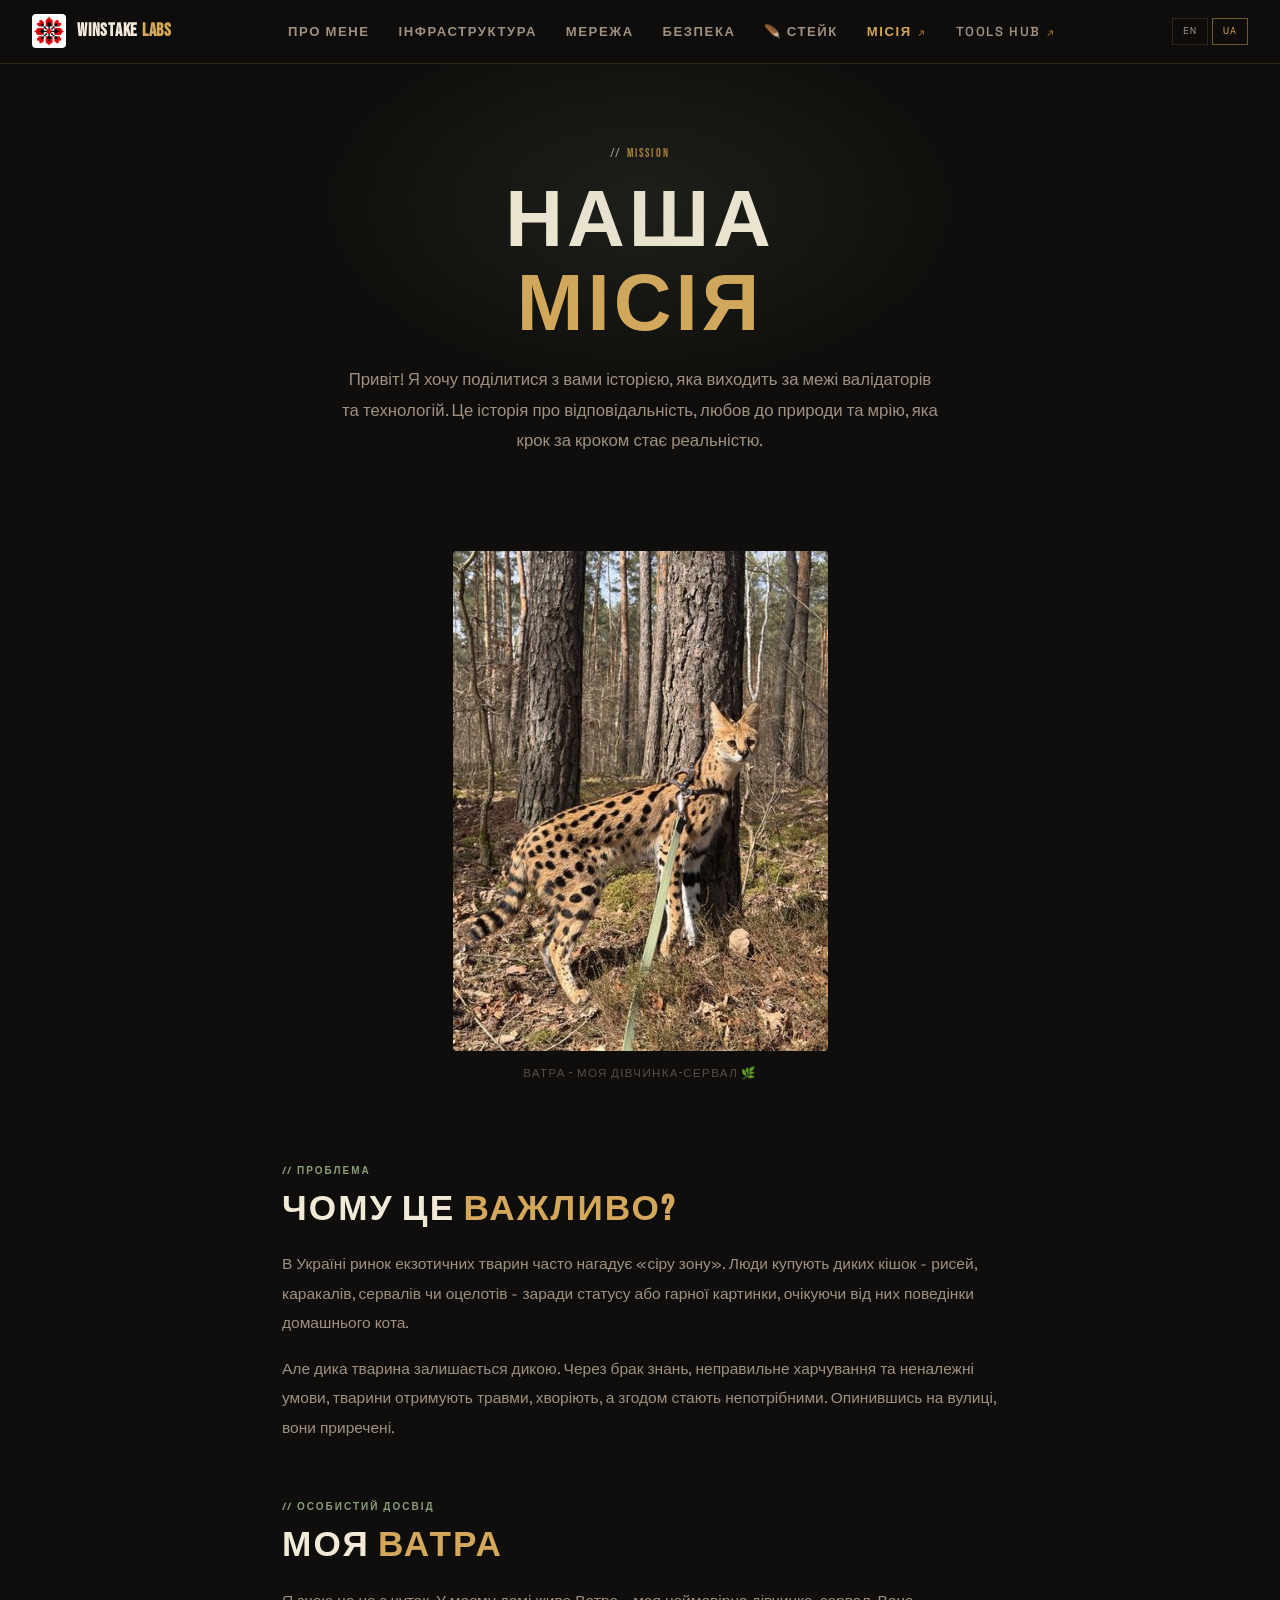
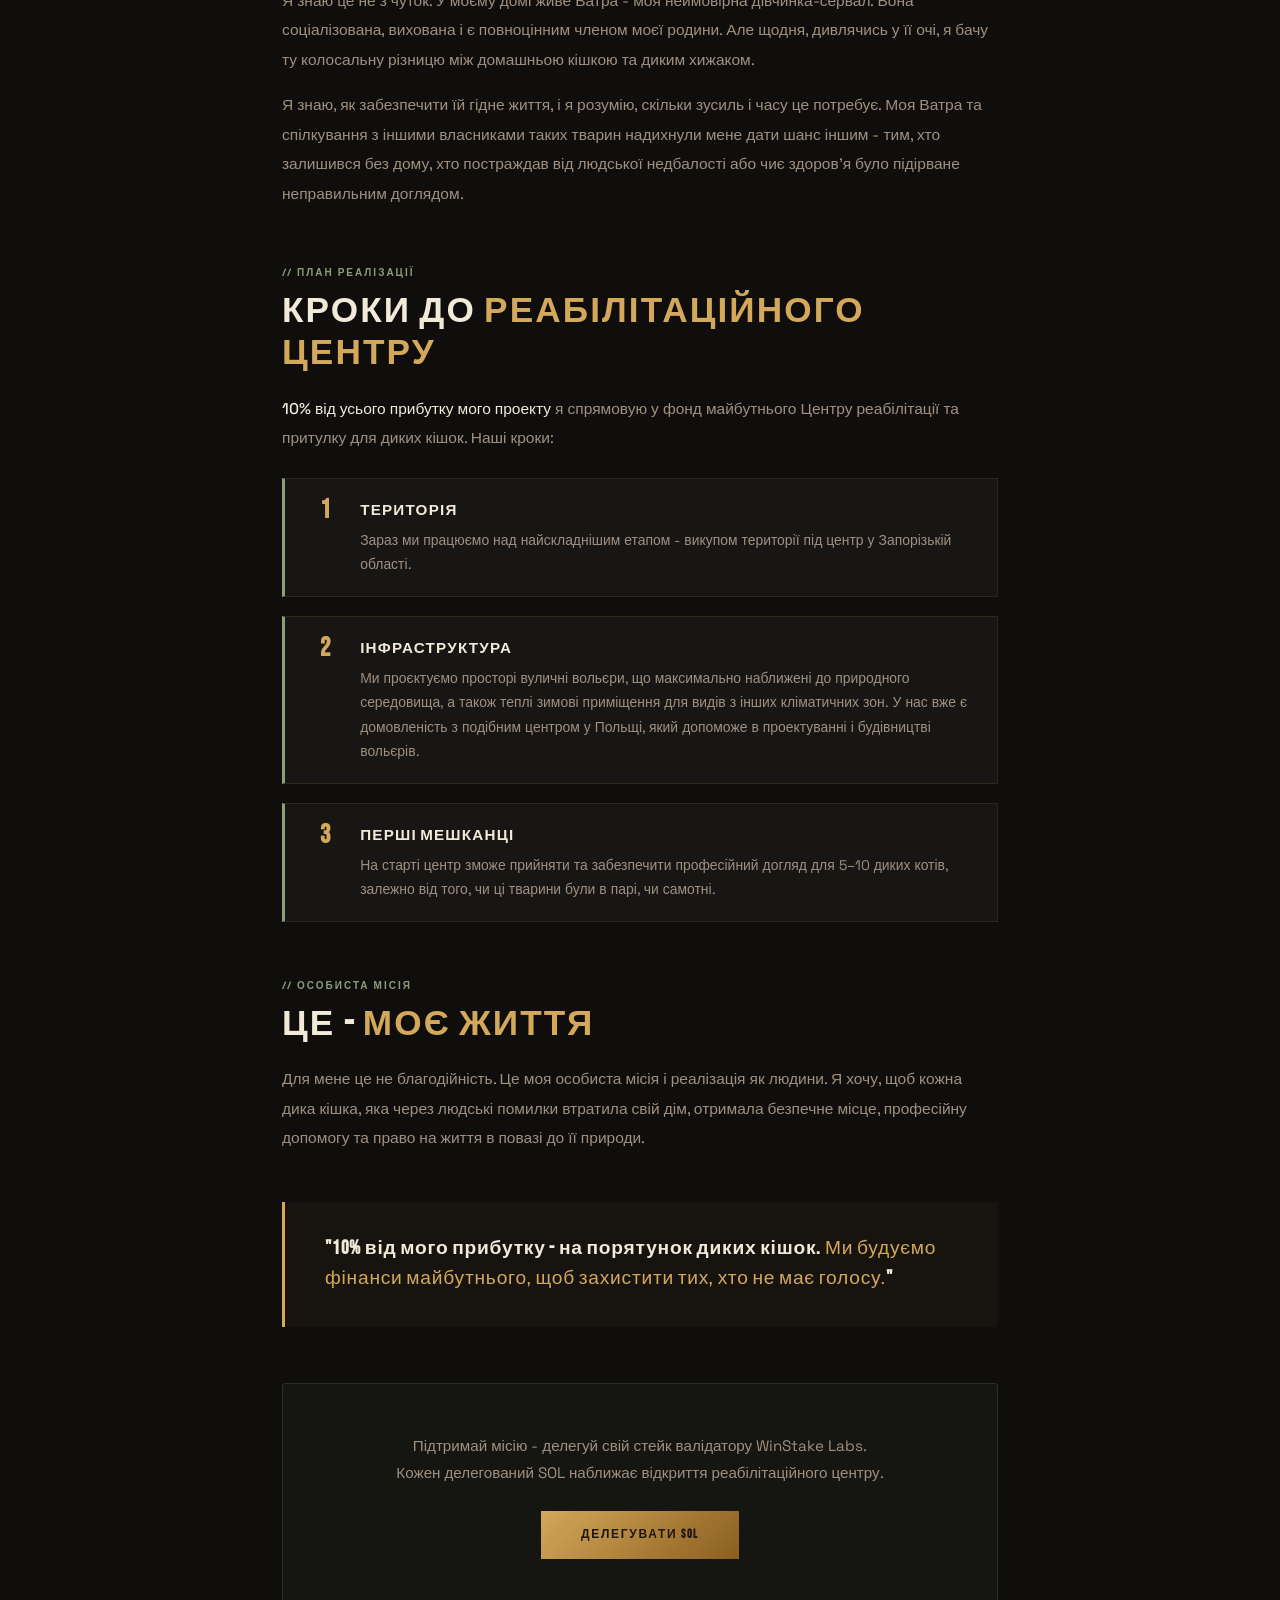
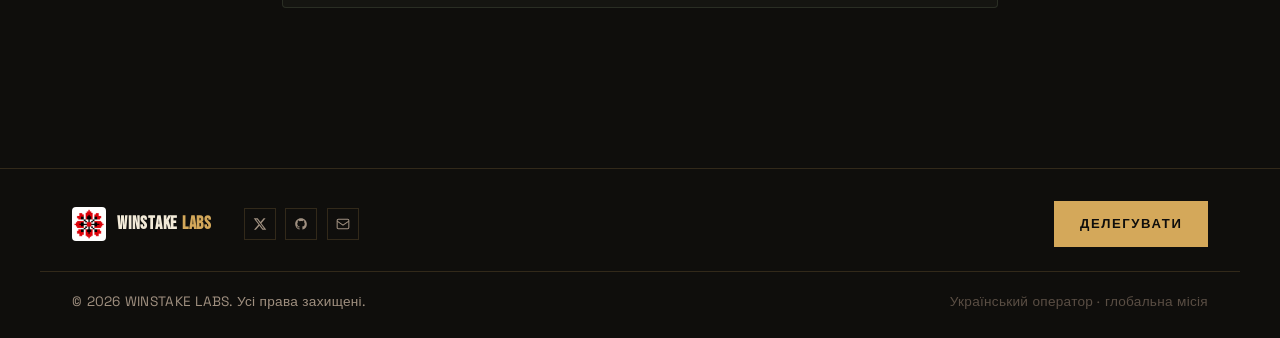
<file: mission.html>
<!DOCTYPE html>
<html lang="ua" data-page="mission" data-lang="ua">
<head>
<meta charset="UTF-8">
<meta name="viewport" content="width=device-width, initial-scale=1.0">
<title>Наша Місія · WinStake Labs</title>
<link rel="stylesheet" href="common.css">
<meta name="description" content="Місія WinStake Labs: реабілітаційний центр для диких котів у Запоріжжі. 10% прибутку валідатора йдуть на цю довгострокову мету.">
<meta property="og:type" content="article">
<meta property="og:url" content="https://winstakelabs.com/mission.html">
<meta property="og:title" content="Наша Місія · WinStake Labs">
<meta property="og:description" content="Реабілітаційний центр для диких котів у Запоріжжі. 10% прибутку валідатора йдуть на цю довгострокову мету.">
<meta property="og:image" content="https://winstakelabs.com/og-image.png">
<meta name="twitter:card" content="summary_large_image">
<meta name="twitter:image" content="https://winstakelabs.com/og-image.png">
<link rel="icon" type="image/png" href="/winstakelabs.png">
<link rel="apple-touch-icon" href="/winstakelabs_w.png">

<style>

/* NAV */
/* HERO */
.mission-hero{padding:5rem 2rem 3rem;text-align:center;position:relative;overflow:hidden;}
.mission-hero::before{content:'';position:absolute;top:-60px;left:50%;transform:translateX(-50%);width:700px;height:400px;background:radial-gradient(ellipse,rgba(138,158,122,0.12) 0%,transparent 65%);pointer-events:none;}

.mission-hero h1{font-family:'Bebas Neue', sans-serif;font-size:clamp(2.5rem,7vw,5rem);font-weight:700;letter-spacing:.05em;text-transform:uppercase;line-height:1.05;margin-bottom:1rem;}
.mission-hero h1 em{color:var(--gold);font-style:normal;display:block;}
.mission-hero .lead{font-size:1.05rem;color:var(--text-muted);max-width:600px;margin:0 auto;line-height:1.8;}

/* PHOTO */
.photo-block{max-width:800px;margin:3rem auto;padding:0 2rem;position:relative;}
.photo-block img{width:100%;border-radius:4px;display:block;object-fit:cover;max-height:500px;}
.photo-caption{text-align:center;font-size:0.72rem;color:var(--text-dim);letter-spacing:.12em;text-transform:uppercase;margin-top:.8rem;font-family:'Bebas Neue', sans-serif;}

/* CONTENT */
.content{max-width:780px;margin:0 auto;padding:2rem 2rem 6rem;}
.block{margin-bottom:3.5rem;}
.block-tag{font-family:'Bebas Neue', sans-serif;font-size:10px;font-weight:600;letter-spacing:.2em;color:var(--sage);text-transform:uppercase;margin-bottom:.6rem;}
.block h2{font-family:'Bebas Neue', sans-serif;font-size:clamp(1.4rem,3vw,2.2rem);font-weight:700;letter-spacing:.06em;text-transform:uppercase;color:var(--text);margin-bottom:1.2rem;line-height:1.2;}
.block h2 em{color:var(--gold);font-style:normal;}
.block p{font-size:0.97rem;color:var(--text-muted);line-height:1.9;margin-bottom:1rem;}
.block p strong{color:var(--text);font-weight:500;}

/* Steps */
.steps{margin:1.5rem 0;display:flex;flex-direction:column;gap:1.2rem;}
.step{display:flex;gap:1.2rem;padding:1.2rem 1.5rem;background:rgba(255,245,235,0.03);border:1px solid rgba(212,168,90,0.12);border-left:3px solid var(--sage);}
.step-num{font-family:'Bebas Neue', sans-serif;font-size:1.6rem;font-weight:700;color:var(--gold);line-height:1;flex-shrink:0;width:2rem;text-align:center;}
.step-body{flex:1;}
.step-title{font-family:'Bebas Neue', sans-serif;font-size:.95rem;font-weight:700;letter-spacing:.08em;color:var(--text);text-transform:uppercase;margin-bottom:.3rem;}
.step-text{font-size:.87rem;color:var(--text-muted);line-height:1.75;}

/* Quote */
.quote-block{margin:3rem 0;padding:2rem 2.5rem;border-left:3px solid var(--gold);background:rgba(212,168,90,0.04);text-align:left;}
.quote-block p{font-family:'Bebas Neue', sans-serif;font-size:1.2rem;font-weight:600;letter-spacing:.04em;color:var(--text);line-height:1.6;margin:0;}
.quote-block p strong{color:var(--gold);}

/* CTA */
.cta-block{text-align:center;padding:3rem 2rem;background:rgba(138,158,122,0.05);border:1px solid rgba(138,158,122,0.18);border-radius:4px;margin-top:3rem;}
.cta-block p{font-size:.95rem;color:var(--text-muted);line-height:1.8;margin-bottom:1.5rem;}
.btn{display:inline-block;padding:.9rem 2.5rem;background:linear-gradient(135deg,#d4a85a,#8a5e1e);color:#1e1610;font-family:'Bebas Neue', sans-serif;font-size:12px;font-weight:700;letter-spacing:.14em;text-transform:uppercase;text-decoration:none;transition:box-shadow .2s;}
.btn:hover{box-shadow:0 0 24px rgba(212,168,90,0.4);}

/* FOOTER */

@media(max-width:700px){

  .mission-hero{padding:4rem 1.2rem 2rem;}
  .content{padding:1.5rem 1.2rem 4rem;}
  .step{flex-direction:column;gap:.6rem;}
  .quote-block{padding:1.5rem;}
}

</style>
</head>
<body>

<div id="site-nav-placeholder"></div>

<!-- HERO -->
<div class="mission-hero">
  <div class="section-tag">Mission</div>
  <h1>Наша<em>Місія</em></h1>
  <p class="lead">Привіт! Я хочу поділитися з вами історією, яка виходить за межі валідаторів та технологій. Це історія про відповідальність, любов до природи та мрію, яка крок за кроком стає реальністю.</p>
</div>

<!-- VATRA PHOTO -->
<div class="photo-block">
  <img src="vatra.jpg" alt="Vatra - сервал">
  <div class="photo-caption">Ватра - моя дівчинка-сервал 🌿</div>
</div>

<!-- CONTENT -->
<div class="content">

  <div class="block">
    <div class="block-tag">// Проблема</div>
    <h2>Чому це <em>важливо?</em></h2>
    <p>В Україні ринок екзотичних тварин часто нагадує «сіру зону». Люди купують диких кішок - рисей, каракалів, сервалів чи оцелотів - заради статусу або гарної картинки, очікуючи від них поведінки домашнього кота.</p>
    <p>Але дика тварина залишається дикою. Через брак знань, неправильне харчування та неналежні умови, тварини отримують травми, хворіють, а згодом стають непотрібними. Опинившись на вулиці, вони приречені.</p>
  </div>

  <div class="block">
    <div class="block-tag">// Особистий досвід</div>
    <h2>Моя <em>Ватра</em></h2>
    <p>Я знаю це не з чуток. У моєму домі живе Ватра - моя неймовірна дівчинка-сервал. Вона соціалізована, вихована і є повноцінним членом моєї родини. Але щодня, дивлячись у її очі, я бачу ту колосальну різницю між домашньою кішкою та диким хижаком.</p>
    <p>Я знаю, як забезпечити їй гідне життя, і я розумію, скільки зусиль і часу це потребує. Моя Ватра та спілкування з іншими власниками таких тварин надихнули мене дати шанс іншим - тим, хто залишився без дому, хто постраждав від людської недбалості або чиє здоров'я було підірване неправильним доглядом.</p>
  </div>

  <div class="block">
    <div class="block-tag">// План реалізації</div>
    <h2>Кроки до <em>реабілітаційного центру</em></h2>
    <p><strong>10% від усього прибутку мого проекту</strong> я спрямовую у фонд майбутнього Центру реабілітації та притулку для диких кішок. Наші кроки:</p>
    <div class="steps">
      <div class="step">
        <div class="step-num">1</div>
        <div class="step-body">
          <div class="step-title">Територія</div>
          <div class="step-text">Зараз ми працюємо над найскладнішим етапом - викупом території під центр у Запорізькій області.</div>
        </div>
      </div>
      <div class="step">
        <div class="step-num">2</div>
        <div class="step-body">
          <div class="step-title">Інфраструктура</div>
          <div class="step-text">Ми проєктуємо просторі вуличні вольєри, що максимально наближені до природного середовища, а також теплі зимові приміщення для видів з інших кліматичних зон. У нас вже є домовленість з подібним центром у Польщі, який допоможе в проектуванні і будівництві вольєрів.</div>
        </div>
      </div>
      <div class="step">
        <div class="step-num">3</div>
        <div class="step-body">
          <div class="step-title">Перші мешканці</div>
          <div class="step-text">На старті центр зможе прийняти та забезпечити професійний догляд для 5–10 диких котів, залежно від того, чи ці тварини були в парі, чи самотні.</div>
        </div>
      </div>
    </div>
  </div>

  <div class="block">
    <div class="block-tag">// Особиста місія</div>
    <h2>Це - <em>моє життя</em></h2>
    <p>Для мене це не благодійність. Це моя особиста місія і реалізація як людини. Я хочу, щоб кожна дика кішка, яка через людські помилки втратила свій дім, отримала безпечне місце, професійну допомогу та право на життя в повазі до її природи.</p>

    <div class="quote-block">
      <p>"10% від мого прибутку - на порятунок диких кішок. <strong>Ми будуємо фінанси майбутнього, щоб захистити тих, хто не має голосу.</strong>"</p>
    </div>
  </div>

  <div class="cta-block">
    <p>Підтримай місію - делегуй свій стейк валідатору WinStake Labs.<br>Кожен делегований SOL наближає відкриття реабілітаційного центру.</p>
    <a href="index.html#stake" class="btn">Делегувати SOL</a>
  </div>

</div>

<div id="site-footer-placeholder"></div>

<script src="site.js" defer></script>
</body>
</html>
</file>
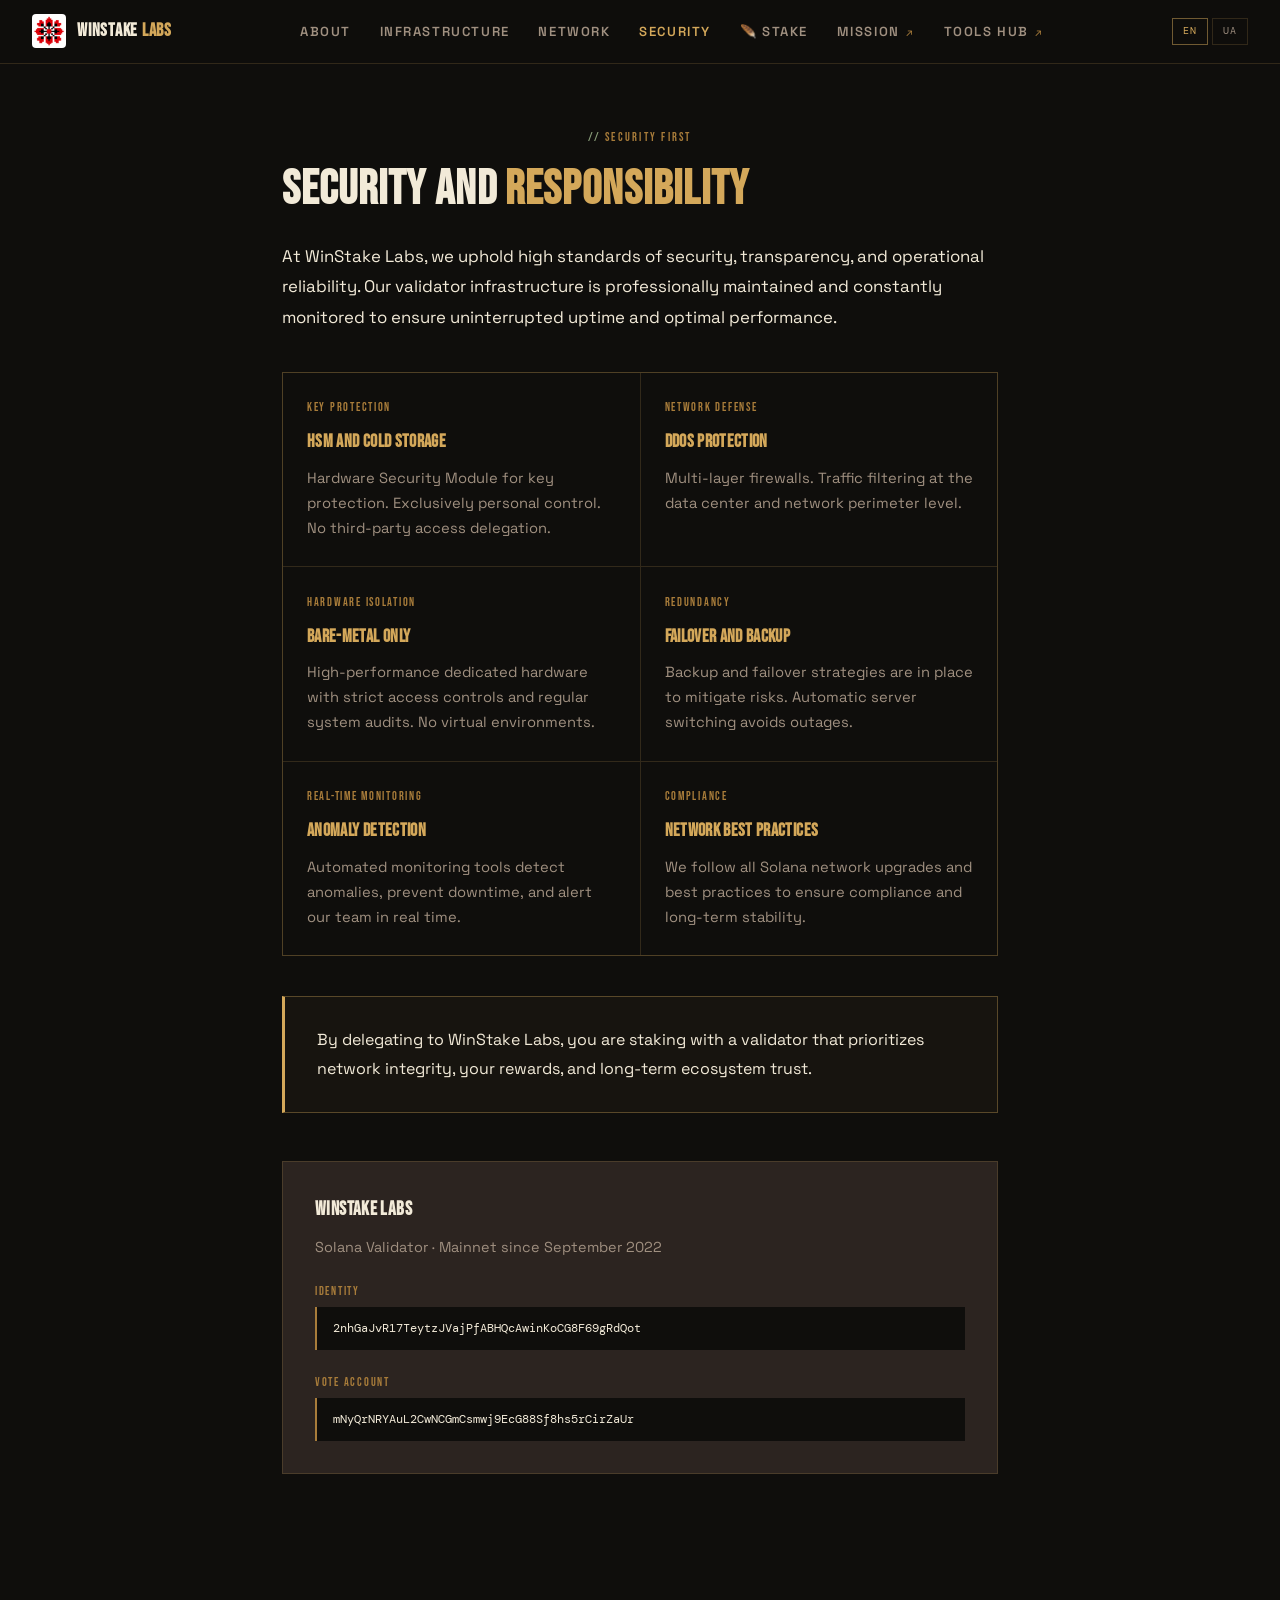
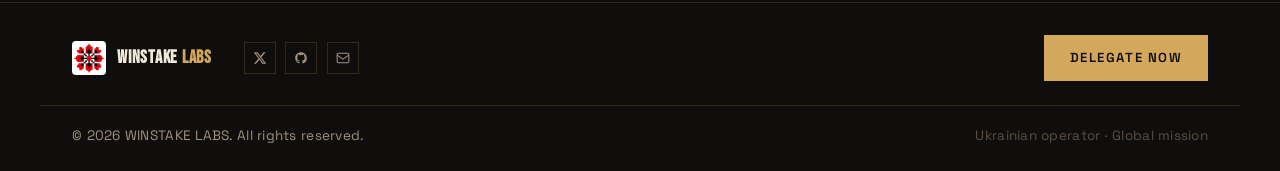
<file: security.html>
<!DOCTYPE html>
<html lang="en" data-page="security" data-lang="en">
<head>
<meta charset="UTF-8">
<meta name="viewport" content="width=device-width, initial-scale=1.0">
<title>Security and Responsibility · WinStake Labs</title>
<link rel="stylesheet" href="common.css">
<meta name="description" content="WinStake Labs security and responsibility. Hardware Security Modules, DDoS protection, bare-metal isolation, failover, real-time monitoring, network compliance.">
<meta property="og:type" content="article">
<meta property="og:url" content="https://winstakelabs.com/security.html">
<meta property="og:title" content="Security and Responsibility · WinStake Labs">
<meta property="og:description" content="How we secure our validator infrastructure: HSM, DDoS protection, bare-metal isolation, real-time monitoring.">
<meta property="og:image" content="https://winstakelabs.com/og-image.png">
<meta name="twitter:card" content="summary_large_image">
<meta name="twitter:image" content="https://winstakelabs.com/og-image.png">
<link rel="icon" type="image/png" href="/winstakelabs.png">
<link rel="apple-touch-icon" href="/winstakelabs_w.png">

<style>

/* Nav */

@media (max-width: 880px){}

/* Main */
main{flex:1;max-width:780px;margin:0 auto;padding:4rem 2rem;width:100%;}

h1{font-family:var(--font-display);font-weight:700;font-size:clamp(2rem,4.5vw,3rem);letter-spacing:0.02em;line-height:1.1;margin-bottom:1.5rem;}
h1 em{font-style:normal;color:var(--gold);}
.intro{font-size:1.05rem;color:var(--text);line-height:1.8;margin-bottom:2.5rem;}

/* Items grid */
.sec-grid{display:grid;grid-template-columns:repeat(2,1fr);gap:1px;background:var(--border);margin:2rem 0;border:1px solid var(--border);}
.sec-item{background:var(--bg);padding:1.6rem 1.5rem;}
.sec-item-tag{font-family:var(--font-display);font-size:0.72rem;letter-spacing:0.15em;text-transform:uppercase;color:var(--gold-dim);margin-bottom:0.6rem;}
.sec-item-title{font-family:var(--font-display);font-weight:600;font-size:1.1rem;color:var(--gold);margin-bottom:0.6rem;letter-spacing:0.02em;}
.sec-item-text{font-size:0.92rem;color:var(--text-muted);line-height:1.7;}

@media (max-width:680px){
  .sec-grid{grid-template-columns:1fr;}
  main{padding:3rem 1.5rem;}
}

/* Closing block */
.closing{margin-top:2.5rem;padding:1.8rem 2rem;border:1px solid var(--border-gold);border-left:3px solid var(--gold);background:rgba(212,168,90,0.04);}
.closing p{font-size:1rem;line-height:1.8;color:var(--text);}

/* Identity */
.identity{margin-top:3rem;padding:2rem;background:var(--bg2);border:1px solid var(--border);}
.identity-row{display:flex;flex-direction:column;gap:0.4rem;margin-bottom:1.4rem;}
.identity-row:last-child{margin-bottom:0;}
.identity-label{font-family:var(--font-display);font-size:0.72rem;letter-spacing:0.15em;text-transform:uppercase;color:var(--gold-dim);}
.identity-name{font-family:var(--font-display);font-weight:600;font-size:1.2rem;color:var(--gold-bright);letter-spacing:0.02em;}
.identity-sub{font-size:0.9rem;color:var(--text-muted);margin-top:0.2rem;}
.identity-value{font-family:'DM Mono',monospace;font-size:0.78rem;color:var(--text);word-break:break-all;background:var(--bg);padding:0.7rem 1rem;border-left:2px solid var(--gold-dim);}

/* Footer */

</style>
</head>
<body>

<div id="site-nav-placeholder"></div>

<main>
  <div class="section-tag">Security First</div>
  <h1>SECURITY AND <em>RESPONSIBILITY</em></h1>

  <p class="intro">At WinStake Labs, we uphold high standards of security, transparency, and operational reliability. Our validator infrastructure is professionally maintained and constantly monitored to ensure uninterrupted uptime and optimal performance.</p>

  <div class="sec-grid">
    <div class="sec-item">
      <div class="sec-item-tag">Key Protection</div>
      <div class="sec-item-title">HSM and Cold Storage</div>
      <div class="sec-item-text">Hardware Security Module for key protection. Exclusively personal control. No third-party access delegation.</div>
    </div>
    <div class="sec-item">
      <div class="sec-item-tag">Network Defense</div>
      <div class="sec-item-title">DDoS Protection</div>
      <div class="sec-item-text">Multi-layer firewalls. Traffic filtering at the data center and network perimeter level.</div>
    </div>
    <div class="sec-item">
      <div class="sec-item-tag">Hardware Isolation</div>
      <div class="sec-item-title">Bare-Metal Only</div>
      <div class="sec-item-text">High-performance dedicated hardware with strict access controls and regular system audits. No virtual environments.</div>
    </div>
    <div class="sec-item">
      <div class="sec-item-tag">Redundancy</div>
      <div class="sec-item-title">Failover and Backup</div>
      <div class="sec-item-text">Backup and failover strategies are in place to mitigate risks. Automatic server switching avoids outages.</div>
    </div>
    <div class="sec-item">
      <div class="sec-item-tag">Real-Time Monitoring</div>
      <div class="sec-item-title">Anomaly Detection</div>
      <div class="sec-item-text">Automated monitoring tools detect anomalies, prevent downtime, and alert our team in real time.</div>
    </div>
    <div class="sec-item">
      <div class="sec-item-tag">Compliance</div>
      <div class="sec-item-title">Network Best Practices</div>
      <div class="sec-item-text">We follow all Solana network upgrades and best practices to ensure compliance and long-term stability.</div>
    </div>
  </div>

  <div class="closing">
    <p>By delegating to WinStake Labs, you are staking with a validator that prioritizes network integrity, your rewards, and long-term ecosystem trust.</p>
  </div>

  <div class="identity">
    <div class="identity-row">
      <div class="identity-name">WinStake Labs</div>
      <div class="identity-sub">Solana Validator · Mainnet since September 2022</div>
    </div>
    <div class="identity-row">
      <div class="identity-label">Identity</div>
      <div class="identity-value">2nhGaJvR17TeytzJVajPfABHQcAwinKoCG8F69gRdQot</div>
    </div>
    <div class="identity-row">
      <div class="identity-label">Vote Account</div>
      <div class="identity-value">mNyQrNRYAuL2CwNCGmCsmwj9EcG88Sf8hs5rCirZaUr</div>
    </div>
  </div>
</main>

<div id="site-footer-placeholder"></div>

<script src="site.js" defer></script>
</body>
</html>
</file>
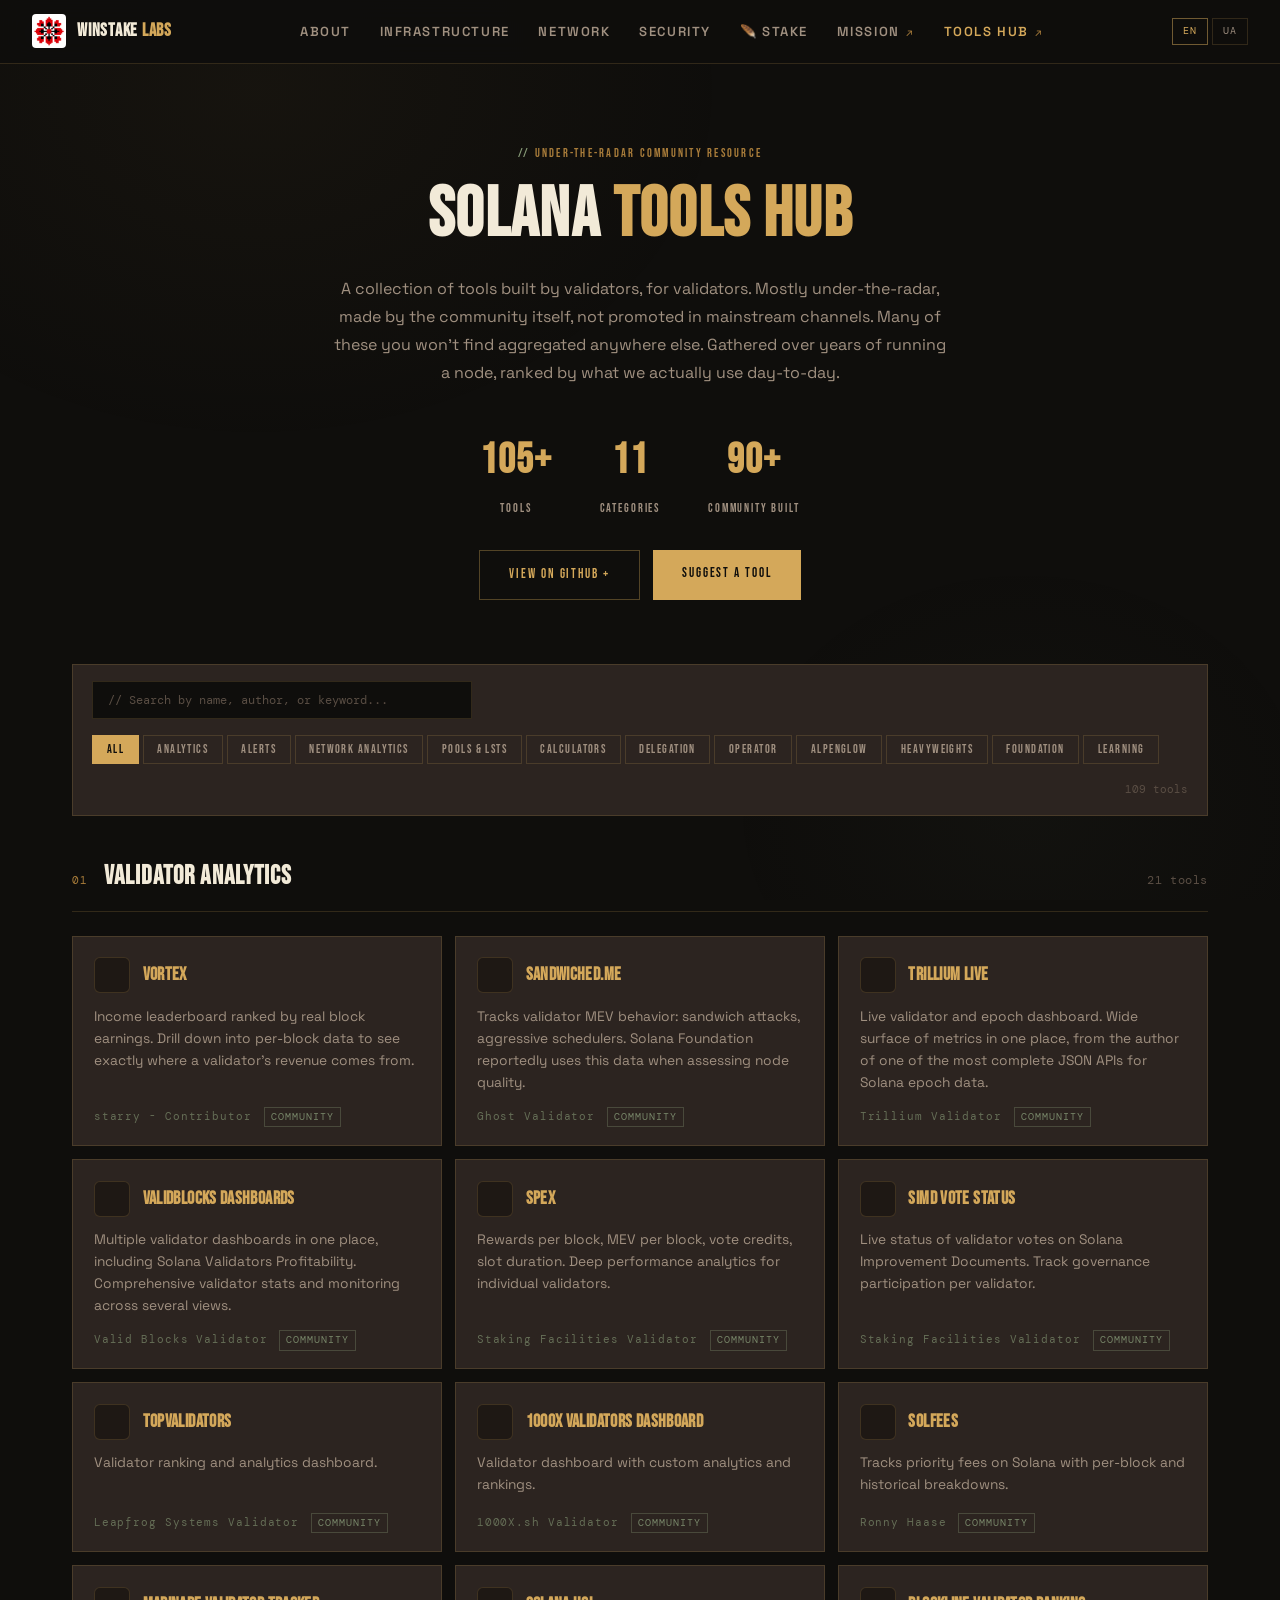
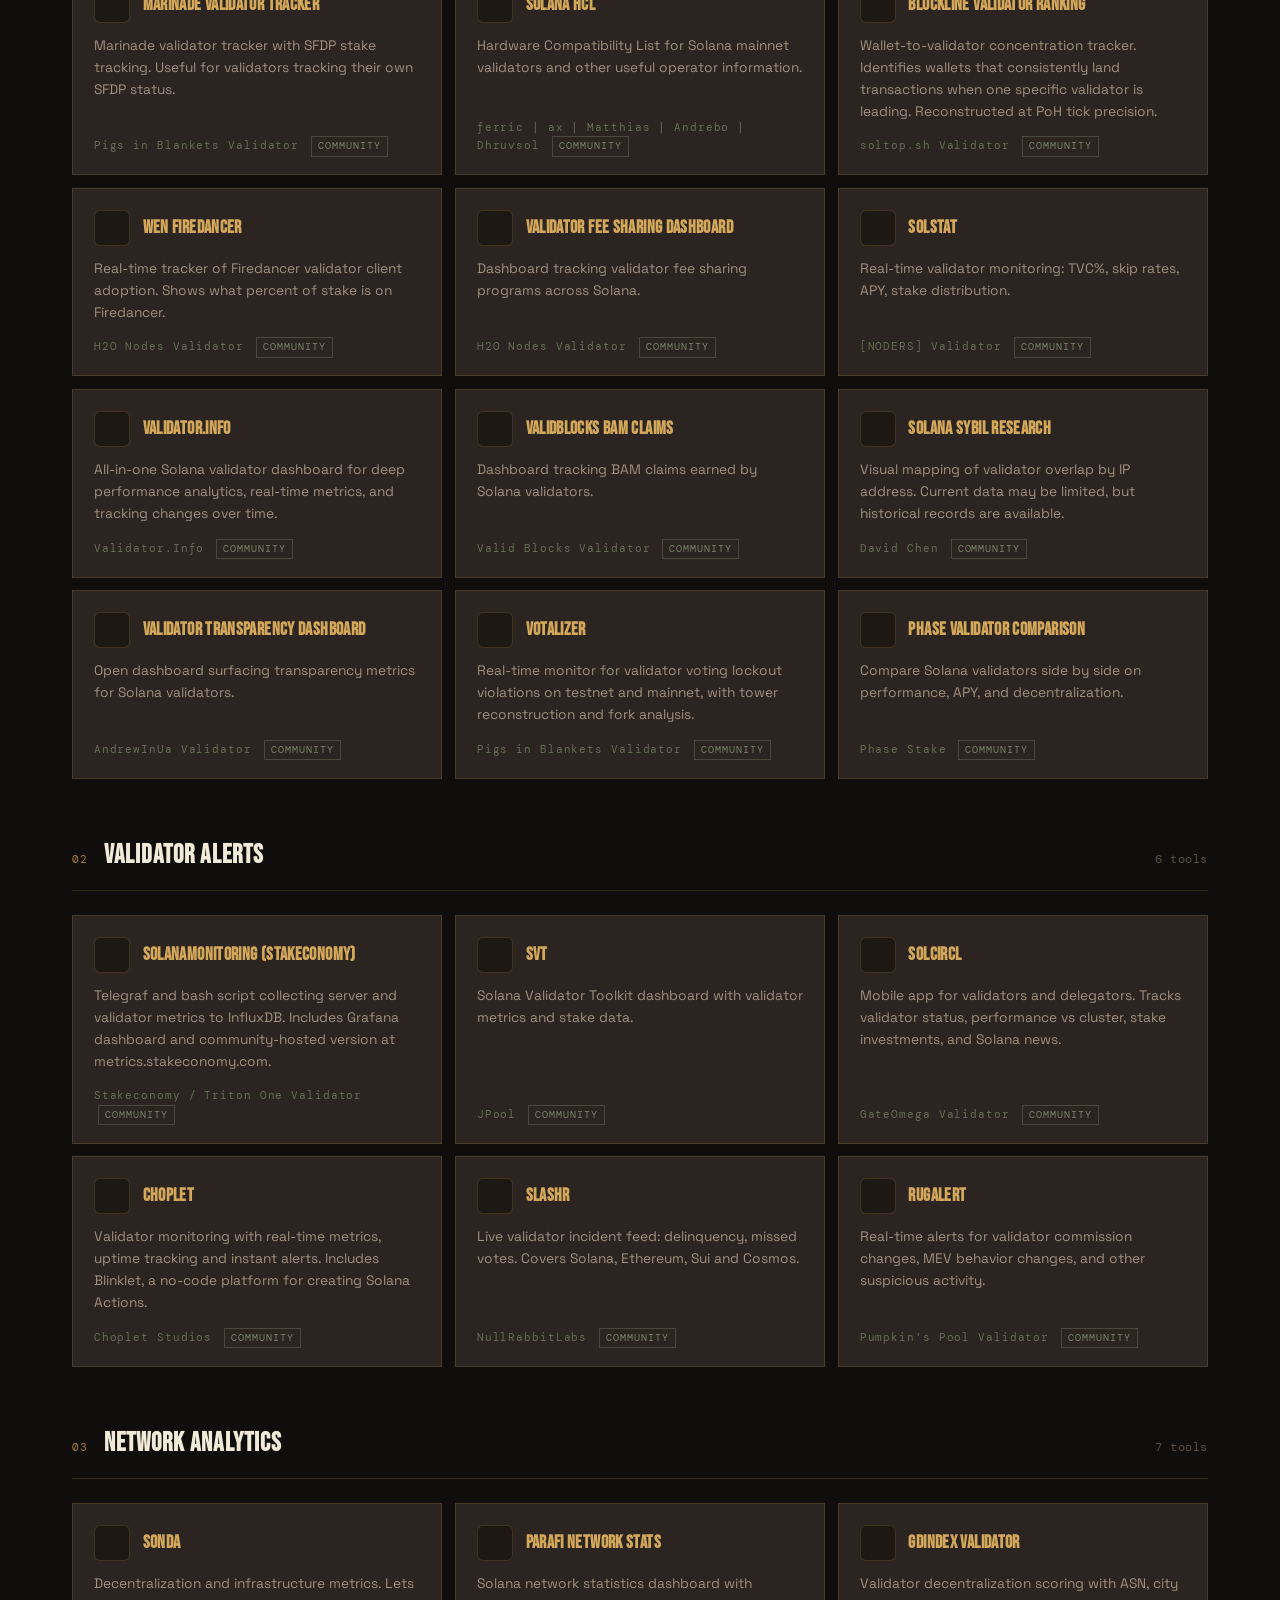
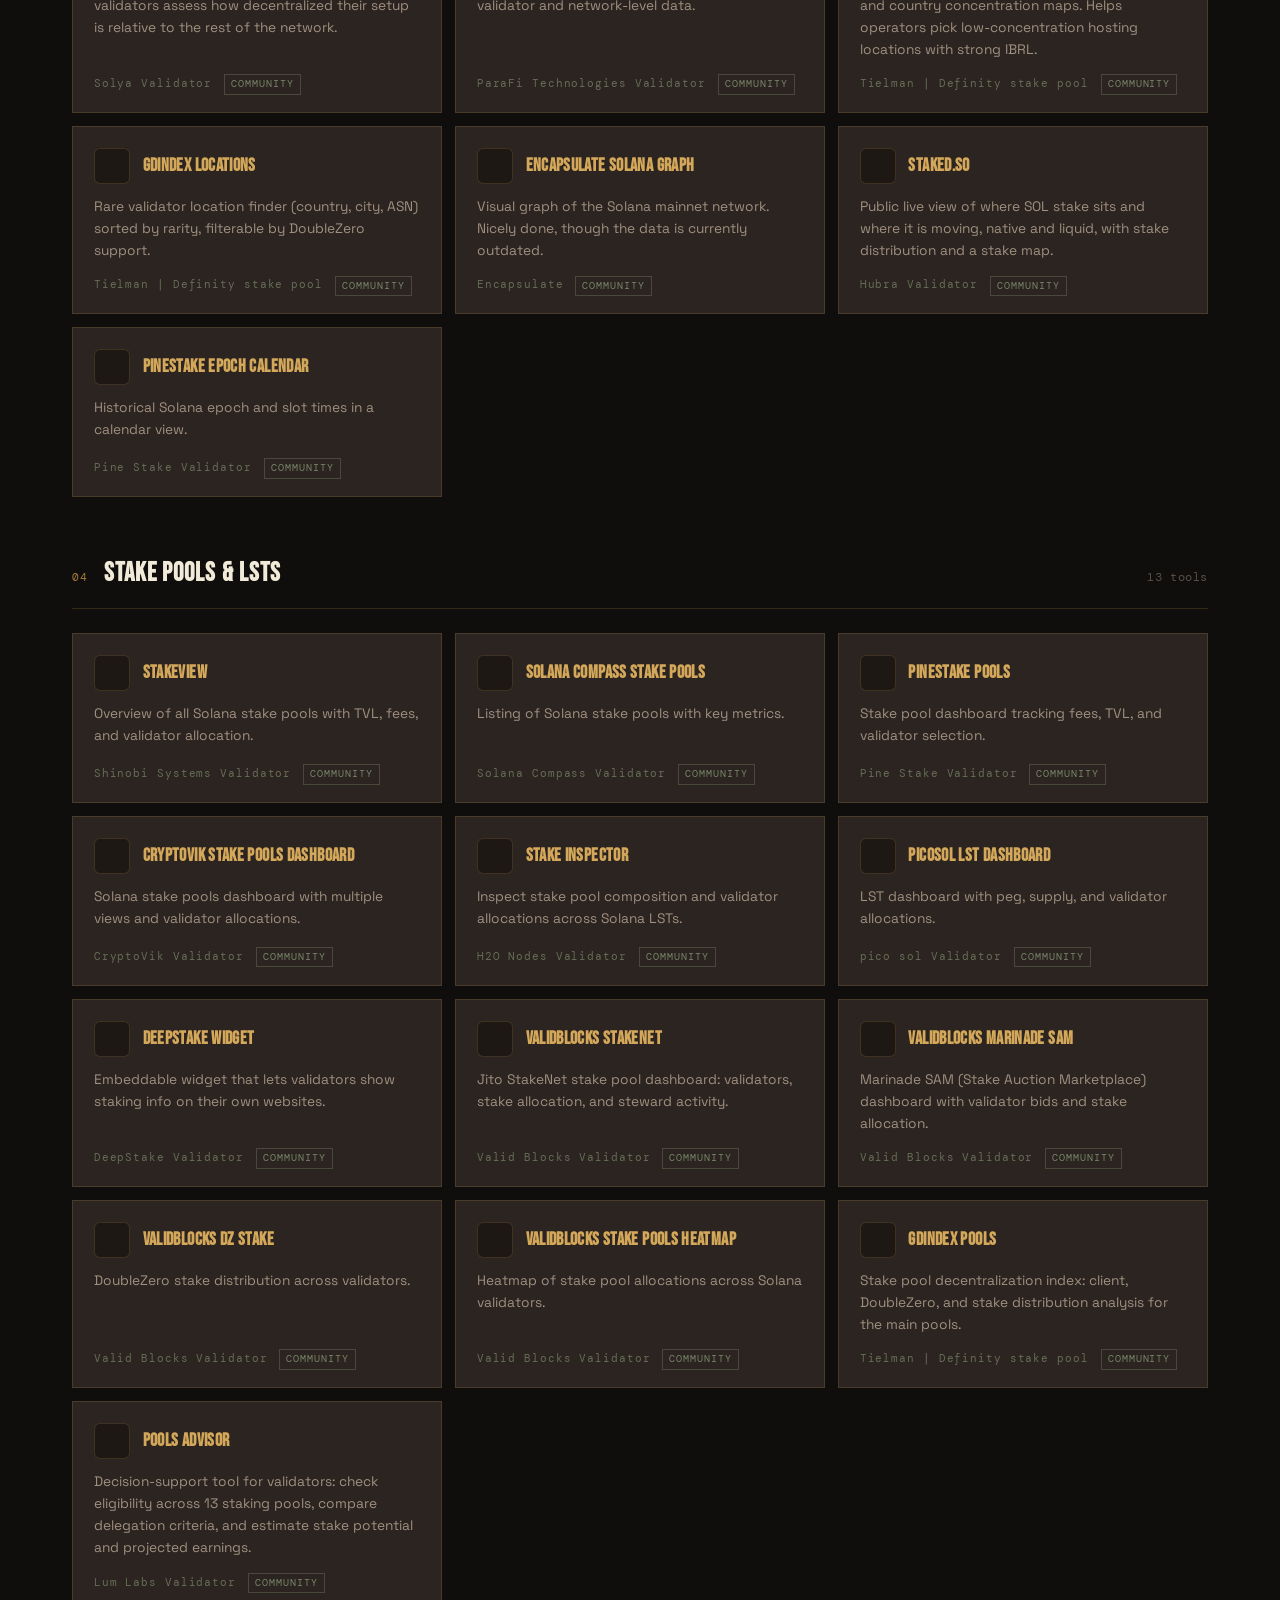
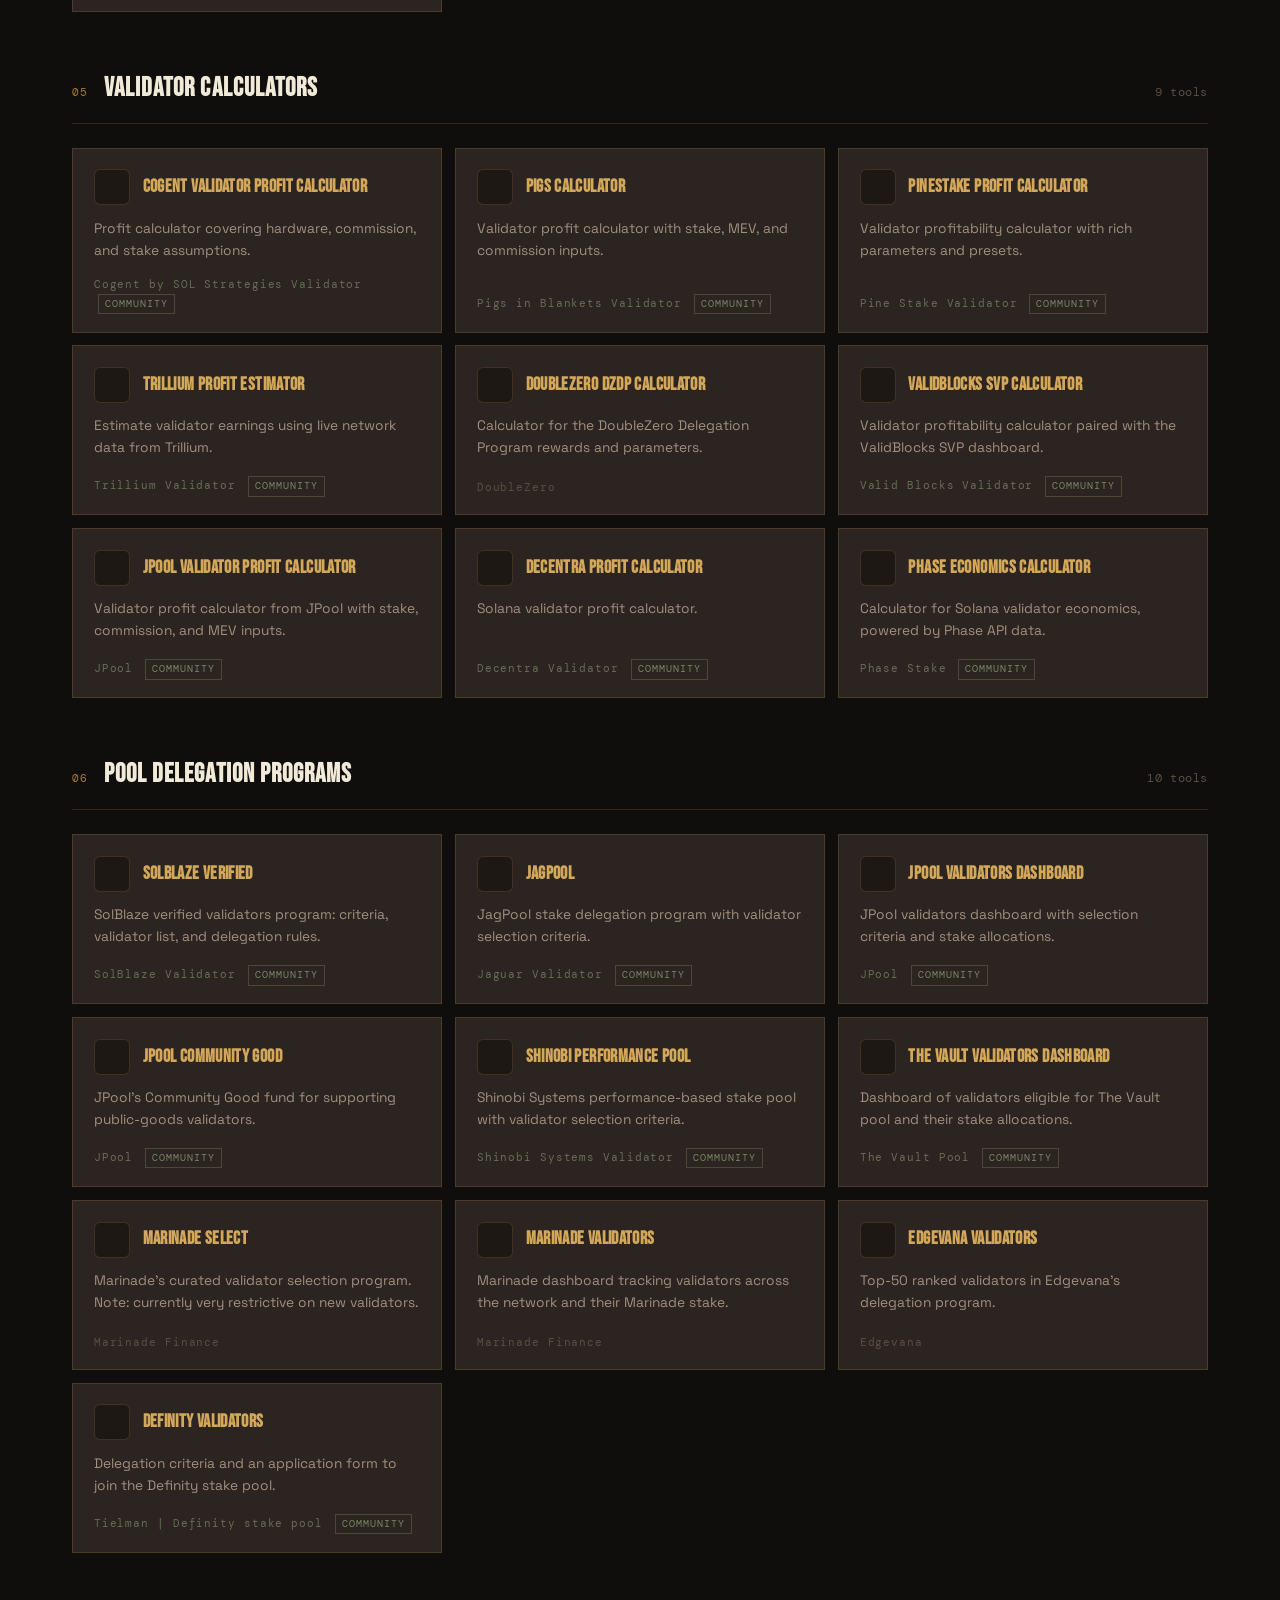
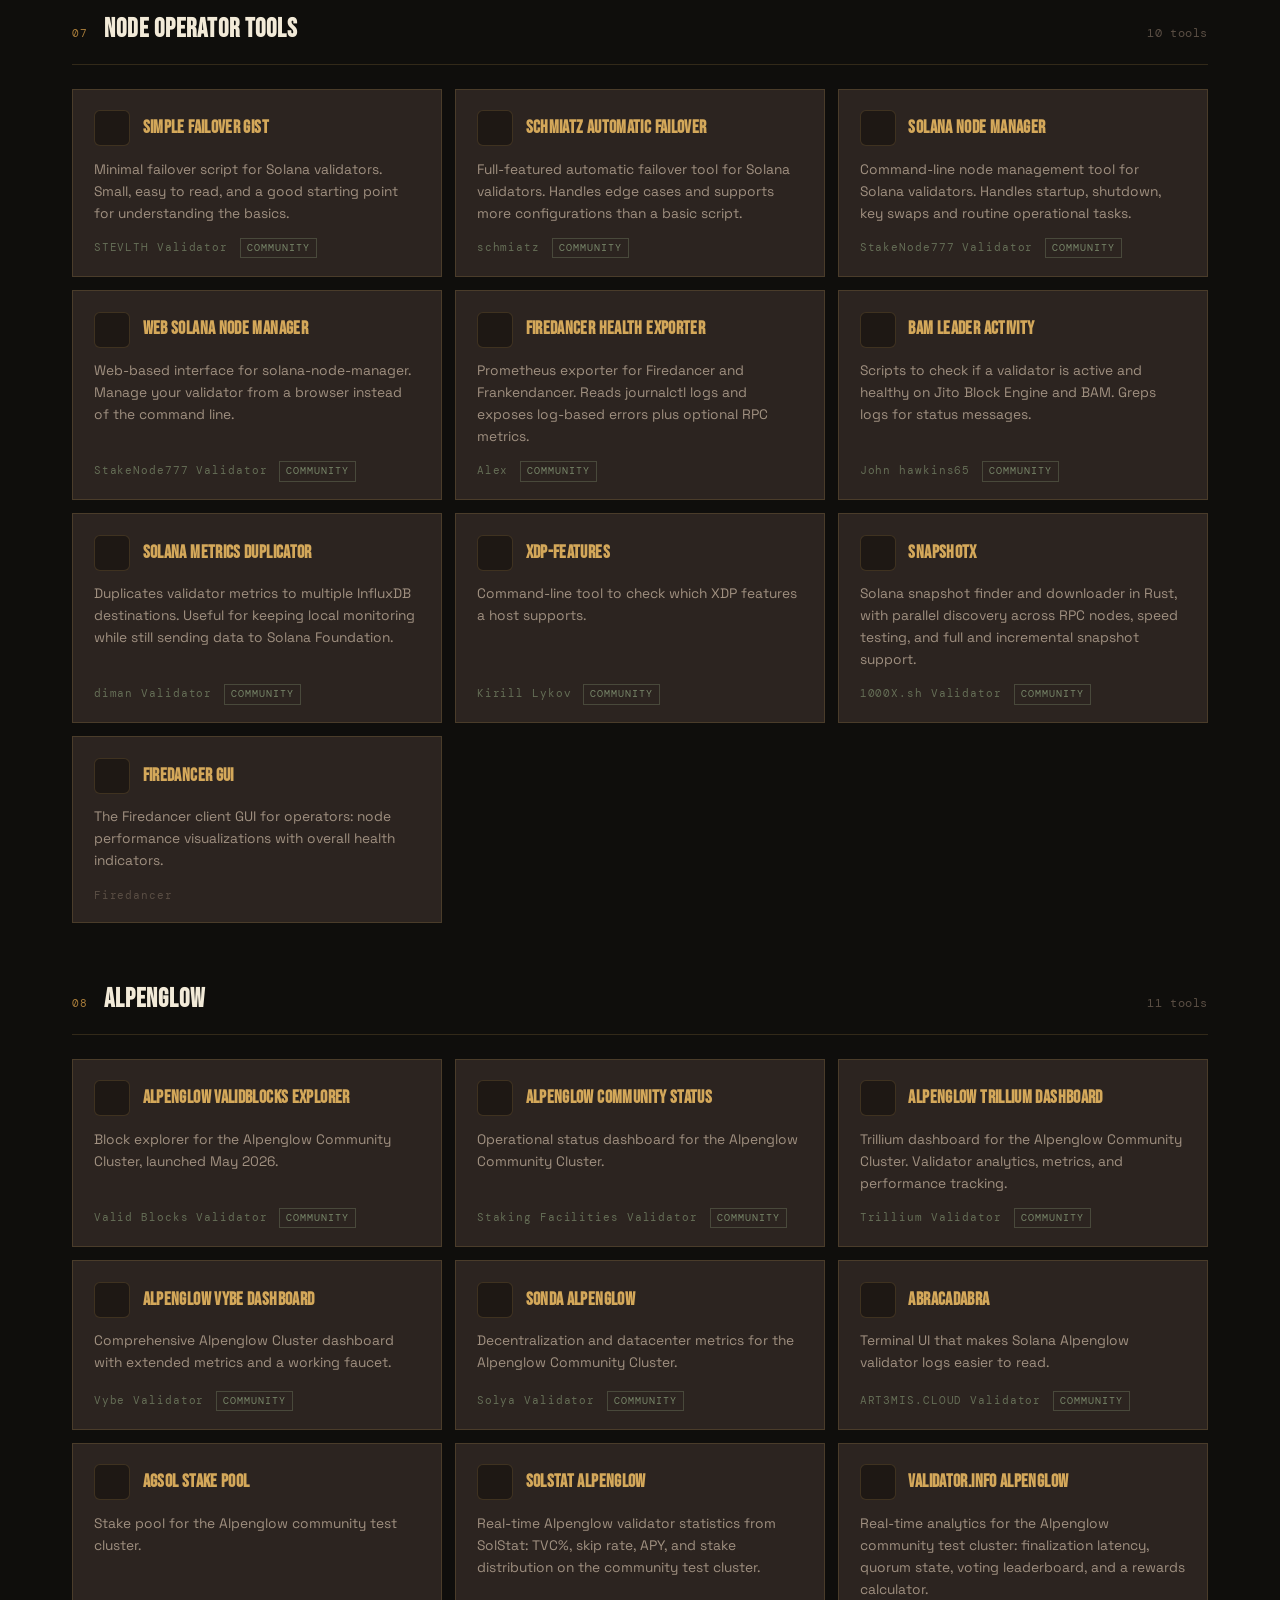
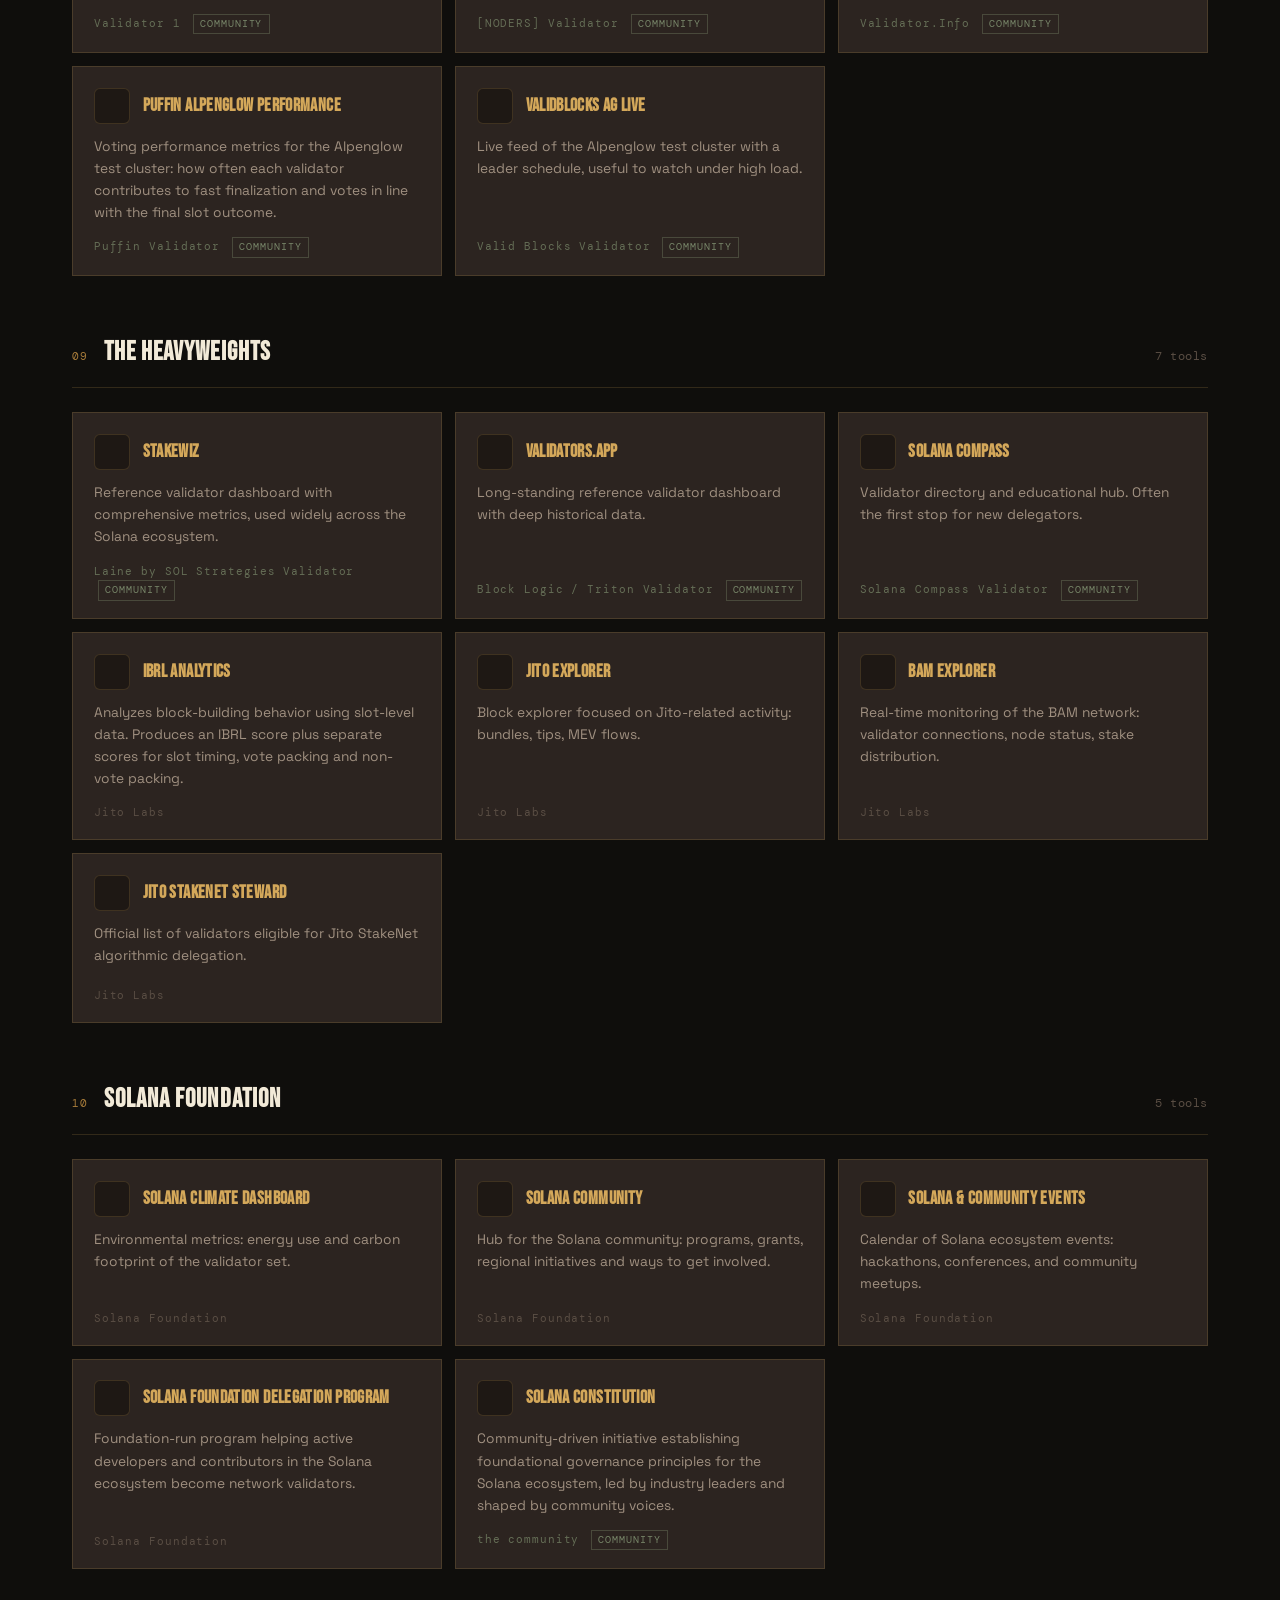
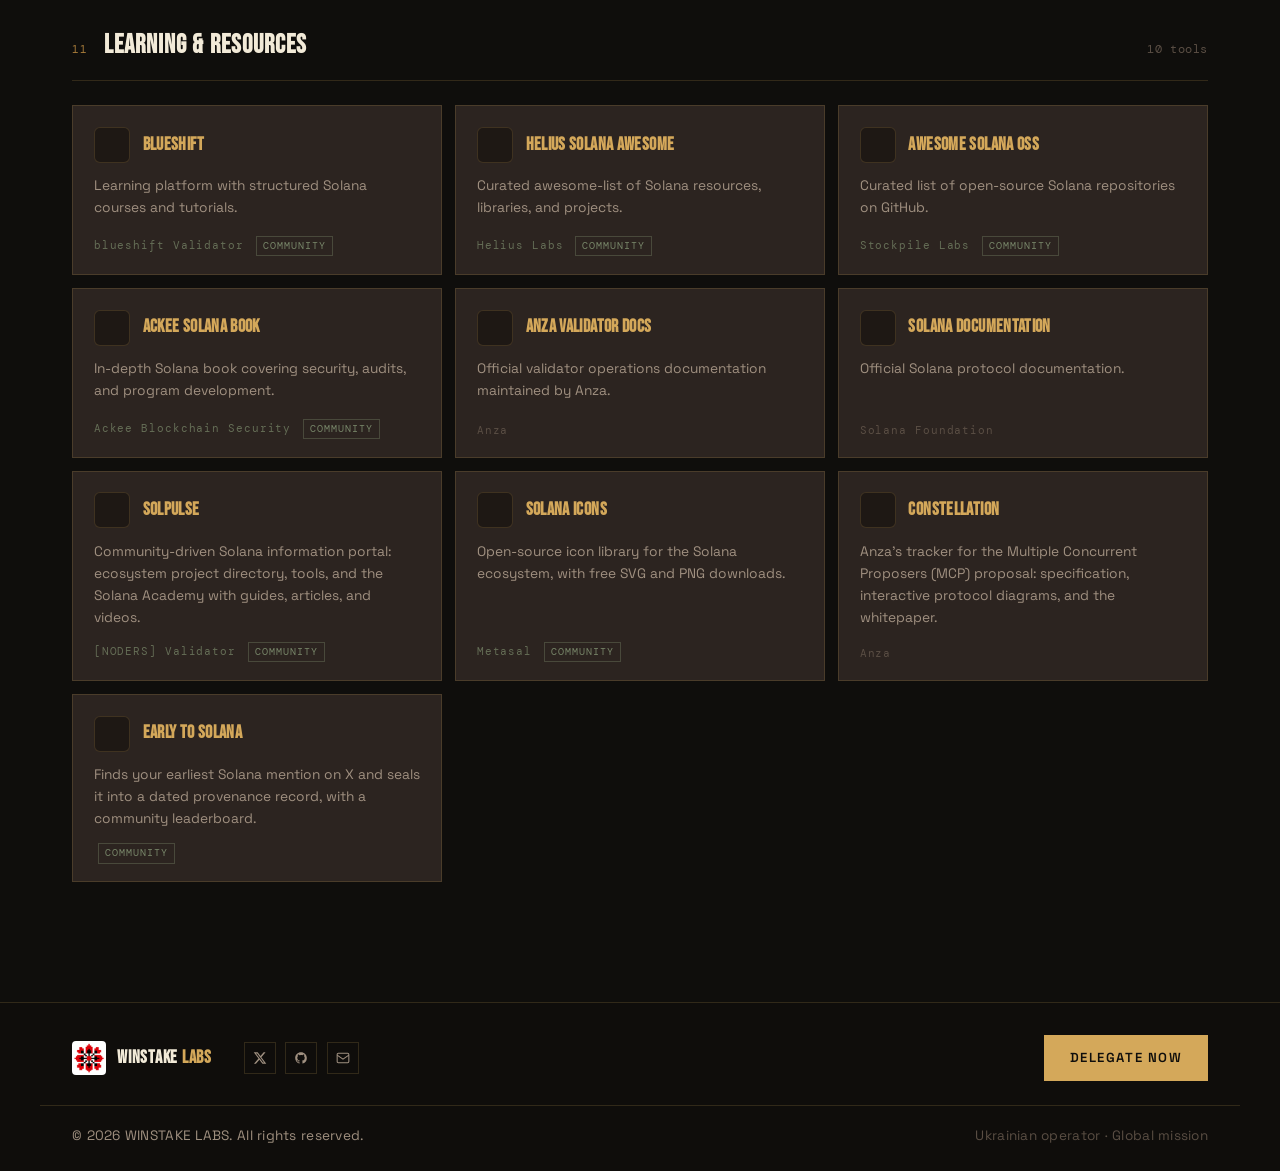
<file: tools.html>
<!DOCTYPE html>
<html lang="en" data-page="tools" data-lang="en">
<head>
<meta charset="UTF-8">
<meta name="viewport" content="width=device-width, initial-scale=1.0">
<title>Solana Tools Hub · WinStake Labs</title>
<link rel="stylesheet" href="common.css">
<meta name="description" content="Curated Solana tools for validators and delegators. Analytics, monitoring, staking, calculators. Maintained by WinStake Labs.">
<meta property="og:type" content="website">
<meta property="og:url" content="https://winstakelabs.com/tools.html">
<meta property="og:title" content="Solana Tools Hub · WinStake Labs">
<meta property="og:description" content="Curated Solana tools for validators and delegators.">
<meta property="og:image" content="https://winstakelabs.com/og-image.png">
<meta name="twitter:card" content="summary_large_image">
<meta name="twitter:site" content="@WinStakeLabs">
<meta name="twitter:image" content="https://winstakelabs.com/og-image.png">
<link rel="icon" type="image/png" href="/winstakelabs.png">
<link rel="apple-touch-icon" href="/winstakelabs_w.png">

<style>

a { color: inherit; }
body::before {
  content: ''; position: fixed; inset: 0;
  background: radial-gradient(ellipse 800px 600px at 20% 10%, rgba(212,168,90,0.04) 0%, transparent 60%),
              radial-gradient(ellipse 600px 500px at 80% 90%, rgba(138,158,122,0.03) 0%, transparent 50%);
  pointer-events: none; z-index: 0;
}

.wrap { position: relative; z-index: 2; max-width: 1200px; margin: 0 auto; padding: 0 2rem; flex: 1; width: 100%; }

.hero-tools { padding: 5rem 0 3rem; text-align: center; }

.hero-tools h1 { font-family: var(--font-display); font-weight: 700; font-size: clamp(2.4rem, 5.5vw, 4.5rem); letter-spacing: 0.02em; line-height: 1; margin-bottom: 1.5rem; }
.hero-tools h1 em { font-style: normal; color: var(--gold); }
.hero-sub { max-width: 620px; margin: 0 auto 2.5rem; color: var(--text-muted); font-size: 1rem; line-height: 1.75; }
.hero-stats { display: flex; justify-content: center; gap: 3rem; margin: 2rem auto; flex-wrap: wrap; }
.hero-stat { text-align: center; }
.hero-stat-num { font-family: var(--font-display); font-weight: 700; font-size: 2.6rem; color: var(--gold); letter-spacing: 0.02em; }
.hero-stat-label { font-family: var(--font-display); font-size: 0.72rem; letter-spacing: 0.16em; text-transform: uppercase; color: var(--text-muted); margin-top: 0.2rem; }
.hero-actions { display: flex; gap: 0.8rem; justify-content: center; flex-wrap: wrap; margin-top: 1.5rem; }

.toolbar { max-width: 1200px; margin: 1rem auto 2.5rem; padding: 1rem 1.2rem; background: var(--bg2); border: 1px solid var(--border); display: flex; gap: 1rem; align-items: center; flex-wrap: wrap; }
.search-box { flex: 1; min-width: 240px; max-width: 380px; background: var(--bg); border: 1px solid var(--border); padding: 0.6rem 0.9rem; font-family: var(--font-mono); font-size: 12px; color: var(--text); outline: none; transition: border-color 0.15s; }
.search-box:focus { border-color: var(--gold-dim); }
.search-box::placeholder { color: var(--text-dim); }
.filters { display: flex; gap: 4px; flex-wrap: wrap; }
.filter-btn { padding: 0.4rem 0.85rem; background: transparent; border: 1px solid var(--border); color: var(--text-muted); font-family: var(--font-display); font-size: 0.75rem; letter-spacing: 0.12em; text-transform: uppercase; cursor: pointer; transition: all 0.15s; }
.filter-btn:hover { color: var(--gold); border-color: var(--border-gold); }
.filter-btn.active { background: var(--gold); color: var(--bg); border-color: var(--gold); }
.visible-count { font-family: var(--font-mono); font-size: 11px; color: var(--text-dim); margin-left: auto; }

.category { margin-bottom: 3.5rem; }
.cat-header { display: flex; align-items: baseline; gap: 1rem; padding-bottom: 0.8rem; margin-bottom: 1.5rem; border-bottom: 1px solid var(--border); }
.cat-num { font-family: var(--font-mono); font-size: 0.7rem; color: var(--gold-dim); letter-spacing: 0.1em; }
.cat-title { font-family: var(--font-display); font-weight: 700; font-size: 1.6rem; letter-spacing: 0.04em; color: var(--text); text-transform: uppercase; }
.cat-count { margin-left: auto; font-family: var(--font-mono); font-size: 0.72rem; color: var(--text-dim); letter-spacing: 0.05em; }

.tools-grid { display: grid; grid-template-columns: repeat(auto-fill, minmax(320px, 1fr)); gap: 0.8rem; }
.tool-card { background: var(--bg2); border: 1px solid var(--border); padding: 1.3rem 1.3rem 1.1rem; display: flex; flex-direction: column; gap: 0.7rem; text-decoration: none; transition: all 0.18s ease; min-height: 170px; position: relative; }
.tool-card:hover { background: var(--bg3); border-color: var(--border-gold); transform: translateY(-2px); }
.tool-card.hidden { display: none; }
.tool-head { display: flex; align-items: center; gap: 0.8rem; }
.tool-favicon-slot { width: 36px; height: 36px; flex-shrink: 0; background: var(--bg3); border: 1px solid var(--border); border-radius: 6px; display: flex; align-items: center; justify-content: center; overflow: hidden; position: relative; }
.tool-favicon-slot img { width: 26px; height: 26px; border-radius: 3px; object-fit: contain; }
/* Invert GitHub favicon - black logo on dark bg is invisible. Tool card has data-domain set by JS */
.tool-card[data-domain="github.com"] .tool-favicon-slot img,
.tool-card[data-domain="gist.github.com"] .tool-favicon-slot img { filter: invert(0.92); }
.tool-name { font-family: var(--font-display); font-weight: 700; font-size: 1.15rem; color: var(--gold); letter-spacing: 0.02em; line-height: 1.2; flex: 1; }
.tool-card:hover .tool-name { color: var(--gold-bright); }
.tool-desc { font-size: 0.86rem; color: var(--text-muted); line-height: 1.6; flex: 1; }
.tool-builder { font-family: var(--font-mono); font-size: 0.7rem; letter-spacing: 0.08em; color: var(--text-dim); margin-top: 0.2rem; }
.tool-builder.community { color: rgba(138,158,122,0.6); }
.community-badge { display: inline-block; font-family: var(--font-mono); font-size: 0.62rem; letter-spacing: 0.1em; text-transform: uppercase; padding: 1px 6px; border: 1px solid rgba(138,158,122,0.3); color: rgba(138,158,122,0.8); margin-left: 4px; vertical-align: middle; }

.empty { display: none; text-align: center; padding: 4rem 2rem; color: var(--text-muted); font-family: var(--font-mono); font-size: 0.9rem; }
.empty.show { display: block; }

@media (max-width: 880px) {

  .wrap { padding: 0 1.2rem; }
  .toolbar { flex-direction: column; align-items: stretch; }
  .search-box { max-width: 100%; }
  .visible-count { margin-left: 0; }
  
  .hero-stats { gap: 1.8rem; }
}

</style>
</head>
<body>

<div id="site-nav-placeholder"></div>

<div class="wrap">

<section class="hero-tools reveal">
  <div class="section-tag">Under-the-Radar Community Resource</div>
  <h1>SOLANA <em>TOOLS HUB</em></h1>
  <p class="hero-sub">A collection of tools built by validators, for validators. Mostly under-the-radar, made by the community itself, not promoted in mainstream channels. Many of these you won't find aggregated anywhere else. Gathered over years of running a node, ranked by what we actually use day-to-day.</p>

  <div class="hero-stats">
    <div class="hero-stat">
      <div class="hero-stat-num">105+</div>
      <div class="hero-stat-label">Tools</div>
    </div>
    <div class="hero-stat">
      <div class="hero-stat-num">11</div>
      <div class="hero-stat-label">Categories</div>
    </div>
    <div class="hero-stat">
      <div class="hero-stat-num">90+</div>
      <div class="hero-stat-label">Community Built</div>
    </div>
  </div>

  <div class="hero-actions">
    <a href="https://github.com/WinStakeLabs/solana-tools-hub" target="_blank" class="btn-secondary">View on GitHub +</a>
    <a href="https://github.com/WinStakeLabs/solana-tools-hub/issues/new" target="_blank" class="btn-primary">Suggest a tool</a>
  </div>
</section>

<div class="toolbar reveal">
  <input type="text" class="search-box" placeholder="// Search by name, author, or keyword..." id="search">
  <div class="filters" id="filters">
    <button class="filter-btn active" data-cat="all">All</button>
    <button class="filter-btn" data-cat="analytics">Analytics</button>
    <button class="filter-btn" data-cat="alerts">Alerts</button>
    <button class="filter-btn" data-cat="network">Network Analytics</button>
    <button class="filter-btn" data-cat="pools">Pools &amp; LSTs</button>
    <button class="filter-btn" data-cat="calc">Calculators</button>
    <button class="filter-btn" data-cat="delegation">Delegation</button>
    <button class="filter-btn" data-cat="operator">Operator</button>
    <button class="filter-btn" data-cat="alpenglow">Alpenglow</button>
    <button class="filter-btn" data-cat="heavyweights">Heavyweights</button>
    <button class="filter-btn" data-cat="foundation">Foundation</button>
    <button class="filter-btn" data-cat="learning">Learning</button>
  </div>
  <span class="visible-count" id="visibleCount">109 tools</span>
</div>

<div class="empty" id="emptyState"><p>// No tools match your search.</p></div>

<section class="category reveal" data-cat="analytics">
  <div class="cat-header">
    <span class="cat-num">01</span>
    <span class="cat-title">Validator Analytics</span>
    <span class="cat-count">21 tools</span>
  </div>
  <div class="tools-grid">
      <a href="https://app.vx.tools/leaderboards/income" target="_blank" rel="noopener" class="tool-card" data-cat="analytics" data-name="vortex income leaderboard earnings block revenue">
        <div class="tool-head">
          <span class="tool-favicon-slot"></span>
          <div class="tool-name">Vortex</div>
        </div>
        <div class="tool-desc">Income leaderboard ranked by real block earnings. Drill down into per-block data to see exactly where a validator's revenue comes from.</div>
        <div class="tool-builder community">starry - Contributor <span class="community-badge">community</span></div>
      </a>
      <a href="https://sandwiched.me/validators" target="_blank" rel="noopener" class="tool-card" data-cat="analytics" data-name="sandwiched mev sandwich attack behavior scheduler">
        <div class="tool-head">
          <span class="tool-favicon-slot"></span>
          <div class="tool-name">Sandwiched.me</div>
        </div>
        <div class="tool-desc">Tracks validator MEV behavior: sandwich attacks, aggressive schedulers. Solana Foundation reportedly uses this data when assessing node quality.</div>
        <div class="tool-builder community">Ghost Validator <span class="community-badge">community</span></div>
      </a>
      <a href="https://trillium.so/" target="_blank" rel="noopener" class="tool-card" data-cat="analytics" data-name="trillium live validator epoch dashboard metrics json api">
        <div class="tool-head">
          <span class="tool-favicon-slot"></span>
          <div class="tool-name">Trillium Live</div>
        </div>
        <div class="tool-desc">Live validator and epoch dashboard. Wide surface of metrics in one place, from the author of one of the most complete JSON APIs for Solana epoch data.</div>
        <div class="tool-builder community">Trillium Validator <span class="community-badge">community</span></div>
      </a>
      <a href="https://dashboards.validblocks.com" target="_blank" rel="noopener" class="tool-card" data-cat="analytics" data-name="validblocks dashboards validators profitability monitoring stats">
        <div class="tool-head">
          <span class="tool-favicon-slot"></span>
          <div class="tool-name">ValidBlocks dashboards</div>
        </div>
        <div class="tool-desc">Multiple validator dashboards in one place, including Solana Validators Profitability. Comprehensive validator stats and monitoring across several views.</div>
        <div class="tool-builder community">Valid Blocks Validator <span class="community-badge">community</span></div>
      </a>
      <a href="https://spex.stakingfacilities.com/" target="_blank" rel="noopener" class="tool-card" data-cat="analytics" data-name="spex rewards block mev vote credits slot duration performance">
        <div class="tool-head">
          <span class="tool-favicon-slot"></span>
          <div class="tool-name">SPEX</div>
        </div>
        <div class="tool-desc">Rewards per block, MEV per block, vote credits, slot duration. Deep performance analytics for individual validators.</div>
        <div class="tool-builder community">Staking Facilities Validator <span class="community-badge">community</span></div>
      </a>
      <a href="https://simd-votes.stakingfacilities.com/" target="_blank" rel="noopener" class="tool-card" data-cat="analytics" data-name="simd votes status governance validator improvement document">
        <div class="tool-head">
          <span class="tool-favicon-slot"></span>
          <div class="tool-name">SIMD Vote Status</div>
        </div>
        <div class="tool-desc">Live status of validator votes on Solana Improvement Documents. Track governance participation per validator.</div>
        <div class="tool-builder community">Staking Facilities Validator <span class="community-badge">community</span></div>
      </a>
<a href="https://topvalidators.app/" target="_blank" rel="noopener" class="tool-card" data-cat="analytics" data-name="topvalidators dashboard ranking leapfrog">
        <div class="tool-head">
          <span class="tool-favicon-slot"></span>
          <div class="tool-name">TopValidators</div>
        </div>
        <div class="tool-desc">Validator ranking and analytics dashboard.</div>
        <div class="tool-builder community">Leapfrog Systems Validator <span class="community-badge">community</span></div>
      </a>
      <a href="https://1000x.sh/validators" target="_blank" rel="noopener" class="tool-card" data-cat="analytics" data-name="1000x validators dashboard analytics">
        <div class="tool-head">
          <span class="tool-favicon-slot"></span>
          <div class="tool-name">1000x validators dashboard</div>
        </div>
        <div class="tool-desc">Validator dashboard with custom analytics and rankings.</div>
        <div class="tool-builder community">1000X.sh Validator <span class="community-badge">community</span></div>
      </a>
      <a href="https://www.solfees.fyi/" target="_blank" rel="noopener" class="tool-card" data-cat="analytics" data-name="solfees priority fees per block historical breakdown">
        <div class="tool-head">
          <span class="tool-favicon-slot"></span>
          <div class="tool-name">SolFees</div>
        </div>
        <div class="tool-desc">Tracks priority fees on Solana with per-block and historical breakdowns.</div>
        <div class="tool-builder community">Ronny Haase <span class="community-badge">community</span></div>
      </a>
      <a href="https://marisam.vercel.app/" target="_blank" rel="noopener" class="tool-card" data-cat="analytics" data-name="marinade validator tracker sfdp stake marisam pigs in blankets">
        <div class="tool-head">
          <span class="tool-favicon-slot"></span>
          <div class="tool-name">Marinade Validator Tracker</div>
        </div>
        <div class="tool-desc">Marinade validator tracker with SFDP stake tracking. Useful for validators tracking their own SFDP status.</div>
        <div class="tool-builder community">Pigs in Blankets Validator <span class="community-badge">community</span></div>
      </a>
      <a href="https://www.solanahcl.org/" target="_blank" rel="noopener" class="tool-card" data-cat="analytics" data-name="solana hcl hardware compatibility list mainnet validator operator info">
        <div class="tool-head">
          <span class="tool-favicon-slot"></span>
          <div class="tool-name">Solana HCL</div>
        </div>
        <div class="tool-desc">Hardware Compatibility List for Solana mainnet validators and other useful operator information.</div>
        <div class="tool-builder community">ferric | ax | Matthias | Andrebo | Dhruvsol <span class="community-badge">community</span></div>
      </a>
      <a href="https://dev.blockline.sh/validator-ranking" target="_blank" rel="noopener" class="tool-card" data-cat="analytics" data-name="blockline validator ranking wallet concentration leader slot poh soltop">
        <div class="tool-head">
          <span class="tool-favicon-slot"></span>
          <div class="tool-name">Blockline Validator Ranking</div>
        </div>
        <div class="tool-desc">Wallet-to-validator concentration tracker. Identifies wallets that consistently land transactions when one specific validator is leading. Reconstructed at PoH tick precision.</div>
        <div class="tool-builder community">soltop.sh Validator <span class="community-badge">community</span></div>
      </a>
      <a href="https://www.wenfiredancer.com/" target="_blank" rel="noopener" class="tool-card" data-cat="analytics" data-name="wen firedancer validator client adoption tracker real time">
        <div class="tool-head">
          <span class="tool-favicon-slot"></span>
          <div class="tool-name">Wen Firedancer</div>
        </div>
        <div class="tool-desc">Real-time tracker of Firedancer validator client adoption. Shows what percent of stake is on Firedancer.</div>
        <div class="tool-builder community">H2O Nodes Validator <span class="community-badge">community</span></div>
      </a>
      <a href="https://solsharing.com/" target="_blank" rel="noopener" class="tool-card" data-cat="analytics" data-name="validator fee sharing dashboard solsharing h2o nodes">
        <div class="tool-head">
          <span class="tool-favicon-slot"></span>
          <div class="tool-name">Validator Fee Sharing Dashboard</div>
        </div>
        <div class="tool-desc">Dashboard tracking validator fee sharing programs across Solana.</div>
        <div class="tool-builder community">H2O Nodes Validator <span class="community-badge">community</span></div>
      </a>
      <a href="https://solstat.noders.services/" target="_blank" rel="noopener" class="tool-card" data-cat="analytics" data-name="solstat noders real-time validator monitoring tvc skip rate apy stake distribution">
        <div class="tool-head">
          <span class="tool-favicon-slot"></span>
          <div class="tool-name">SolStat</div>
        </div>
        <div class="tool-desc">Real-time validator monitoring: TVC%, skip rates, APY, stake distribution.</div>
        <div class="tool-builder community">[NODERS] Validator <span class="community-badge">community</span></div>
      </a>
      <a href="https://validator.info/solana" target="_blank" rel="noopener" class="tool-card" data-cat="analytics" data-name="validator info all-in-one dashboard performance analytics real-time metrics tracking">
        <div class="tool-head">
          <span class="tool-favicon-slot"></span>
          <div class="tool-name">Validator.Info</div>
        </div>
        <div class="tool-desc">All-in-one Solana validator dashboard for deep performance analytics, real-time metrics, and tracking changes over time.</div>
        <div class="tool-builder community">Validator.Info <span class="community-badge">community</span></div>
      </a>
      <a href="https://dashboards.validblocks.com/bam-claims" target="_blank" rel="noopener" class="tool-card" data-cat="analytics" data-name="validblocks bam claims tracking jito block engine validator">
        <div class="tool-head">
          <span class="tool-favicon-slot"></span>
          <div class="tool-name">ValidBlocks BAM Claims</div>
        </div>
        <div class="tool-desc">Dashboard tracking BAM claims earned by Solana validators.</div>
        <div class="tool-builder community">Valid Blocks Validator <span class="community-badge">community</span></div>
      </a>
      <a href="https://ssr.ragged.me/" target="_blank" rel="noopener" class="tool-card" data-cat="analytics" data-name="solana sybil research ssr ragged validator ip overlap historical">
        <div class="tool-head">
          <span class="tool-favicon-slot"></span>
          <div class="tool-name">Solana Sybil Research</div>
        </div>
        <div class="tool-desc">Visual mapping of validator overlap by IP address. Current data may be limited, but historical records are available.</div>
        <div class="tool-builder community">David Chen <span class="community-badge">community</span></div>
      </a>
      <a href="https://validator-transparency-dashboard.vercel.app/" target="_blank" rel="noopener" class="tool-card" data-cat="analytics" data-name="validator transparency dashboard metrics open solana">
        <div class="tool-head">
          <span class="tool-favicon-slot"></span>
          <div class="tool-name">Validator Transparency Dashboard</div>
        </div>
        <div class="tool-desc">Open dashboard surfacing transparency metrics for Solana validators.</div>
        <div class="tool-builder community">AndrewInUa Validator <span class="community-badge">community</span></div>
      </a>
      <a href="https://votalizer.vercel.app/" target="_blank" rel="noopener" class="tool-card" data-cat="analytics" data-name="votalizer voting lockout violations tower fork analysis monitor mainnet testnet">
        <div class="tool-head">
          <span class="tool-favicon-slot"></span>
          <div class="tool-name">Votalizer</div>
        </div>
        <div class="tool-desc">Real-time monitor for validator voting lockout violations on testnet and mainnet, with tower reconstruction and fork analysis.</div>
        <div class="tool-builder community">Pigs in Blankets Validator <span class="community-badge">community</span></div>
      </a>
      <a href="https://phase.cc/tools/validator-comparison" target="_blank" rel="noopener" class="tool-card" data-cat="analytics" data-name="phase validator comparison compare performance apy decentralization side by side">
        <div class="tool-head">
          <span class="tool-favicon-slot"></span>
          <div class="tool-name">Phase Validator Comparison</div>
        </div>
        <div class="tool-desc">Compare Solana validators side by side on performance, APY, and decentralization.</div>
        <div class="tool-builder community">Phase Stake <span class="community-badge">community</span></div>
      </a>
  </div>
</section>

<section class="category reveal" data-cat="alerts">
  <div class="cat-header">
    <span class="cat-num">02</span>
    <span class="cat-title">Validator Alerts</span>
    <span class="cat-count">6 tools</span>
  </div>
  <div class="tools-grid">
      <a href="https://github.com/stakeconomy/solanamonitoring" target="_blank" rel="noopener" class="tool-card" data-cat="alerts" data-name="solanamonitoring stakeconomy telegraf bash script influxdb grafana monitor">
        <div class="tool-head">
          <span class="tool-favicon-slot"></span>
          <div class="tool-name">SolanaMonitoring (Stakeconomy)</div>
        </div>
        <div class="tool-desc">Telegraf and bash script collecting server and validator metrics to InfluxDB. Includes Grafana dashboard and community-hosted version at metrics.stakeconomy.com.</div>
        <div class="tool-builder community">Stakeconomy / Triton One Validator <span class="community-badge">community</span></div>
      </a>
      <a href="https://svt.one/dashboard" target="_blank" rel="noopener" class="tool-card" data-cat="alerts" data-name="svt solana validator toolkit dashboard stake metrics jpool">
        <div class="tool-head">
          <span class="tool-favicon-slot"></span>
          <div class="tool-name">SVT</div>
        </div>
        <div class="tool-desc">Solana Validator Toolkit dashboard with validator metrics and stake data.</div>
        <div class="tool-builder community">JPool <span class="community-badge">community</span></div>
      </a>
      <a href="https://gateomega.com/solcircl/" target="_blank" rel="noopener" class="tool-card" data-cat="alerts" data-name="solcircl gateomega validator alerts monitoring">
        <div class="tool-head">
          <span class="tool-favicon-slot"></span>
          <div class="tool-name">SolCircl</div>
        </div>
        <div class="tool-desc">Mobile app for validators and delegators. Tracks validator status, performance vs cluster, stake investments, and Solana news.</div>
        <div class="tool-builder community">GateOmega Validator <span class="community-badge">community</span></div>
      </a>
      <a href="https://choplet.dev/" target="_blank" rel="noopener" class="tool-card" data-cat="alerts" data-name="choplet validator applet monitoring uptime alerts blinklet solana actions">
        <div class="tool-head">
          <span class="tool-favicon-slot"></span>
          <div class="tool-name">Choplet</div>
        </div>
        <div class="tool-desc">Validator monitoring with real-time metrics, uptime tracking and instant alerts. Includes Blinklet, a no-code platform for creating Solana Actions.</div>
        <div class="tool-builder community">Choplet Studios <span class="community-badge">community</span></div>
      </a>
      <a href="https://slashr.dev/" target="_blank" rel="noopener" class="tool-card" data-cat="alerts" data-name="slashr live incident feed delinquency missed votes solana ethereum sui cosmos">
        <div class="tool-head">
          <span class="tool-favicon-slot"></span>
          <div class="tool-name">Slashr</div>
        </div>
        <div class="tool-desc">Live validator incident feed: delinquency, missed votes. Covers Solana, Ethereum, Sui and Cosmos.</div>
        <div class="tool-builder community">NullRabbitLabs <span class="community-badge">community</span></div>
      </a>
      <a href="https://rugalert.pumpkinspool.com/" target="_blank" rel="noopener" class="tool-card" data-cat="alerts" data-name="rugalert pumpkins pool validator commission change alerts mev">
        <div class="tool-head">
          <span class="tool-favicon-slot"></span>
          <div class="tool-name">RugAlert</div>
        </div>
        <div class="tool-desc">Real-time alerts for validator commission changes, MEV behavior changes, and other suspicious activity.</div>
        <div class="tool-builder community">Pumpkin's Pool Validator <span class="community-badge">community</span></div>
      </a>
  </div>
</section>

<section class="category reveal" data-cat="network">
  <div class="cat-header">
    <span class="cat-num">03</span>
    <span class="cat-title">Network Analytics</span>
    <span class="cat-count">7 tools</span>
  </div>
  <div class="tools-grid">
      <a href="https://sonda.network/" target="_blank" rel="noopener" class="tool-card" data-cat="network" data-name="sonda decentralization infrastructure metrics network solya validator">
        <div class="tool-head">
          <span class="tool-favicon-slot"></span>
          <div class="tool-name">SONDA</div>
        </div>
        <div class="tool-desc">Decentralization and infrastructure metrics. Lets validators assess how decentralized their setup is relative to the rest of the network.</div>
        <div class="tool-builder community">Solya Validator <span class="community-badge">community</span></div>
      </a>
      <a href="https://parafi.tech/solana/network-stats" target="_blank" rel="noopener" class="tool-card" data-cat="network" data-name="parafi network stats solana validator dashboard">
        <div class="tool-head">
          <span class="tool-favicon-slot"></span>
          <div class="tool-name">Parafi Network Stats</div>
        </div>
        <div class="tool-desc">Solana network statistics dashboard with validator and network-level data.</div>
        <div class="tool-builder community">ParaFi Technologies Validator <span class="community-badge">community</span></div>
      </a>
      <a href="https://gdindex.app/validator" target="_blank" rel="noopener" class="tool-card" data-cat="network" data-name="gdindex validator decentralization asn city country ibrl locations definity">
        <div class="tool-head">
          <span class="tool-favicon-slot"></span>
          <div class="tool-name">GDIndex Validator</div>
        </div>
        <div class="tool-desc">Validator decentralization scoring with ASN, city and country concentration maps. Helps operators pick low-concentration hosting locations with strong IBRL.</div>
        <div class="tool-builder community">Tielman | Definity stake pool <span class="community-badge">community</span></div>
      </a>
      <a href="https://gdindex.app/locations" target="_blank" rel="noopener" class="tool-card" data-cat="network" data-name="gdindex locations rare validator country city asn rarity doublezero hosting definity tielman">
        <div class="tool-head">
          <span class="tool-favicon-slot"></span>
          <div class="tool-name">GDIndex Locations</div>
        </div>
        <div class="tool-desc">Rare validator location finder (country, city, ASN) sorted by rarity, filterable by DoubleZero support.</div>
        <div class="tool-builder community">Tielman | Definity stake pool <span class="community-badge">community</span></div>
      </a>
      <a href="https://graph.solana.mainnet.encapsulate.xyz/" target="_blank" rel="noopener" class="tool-card" data-cat="network" data-name="encapsulate solana graph network map visualization mainnet">
        <div class="tool-head">
          <span class="tool-favicon-slot"></span>
          <div class="tool-name">Encapsulate Solana Graph</div>
        </div>
        <div class="tool-desc">Visual graph of the Solana mainnet network. Nicely done, though the data is currently outdated.</div>
        <div class="tool-builder community">Encapsulate <span class="community-badge">community</span></div>
      </a>
      <a href="https://staked.so/" target="_blank" rel="noopener" class="tool-card" data-cat="network" data-name="staked so stake distribution map movement native liquid hubra">
        <div class="tool-head">
          <span class="tool-favicon-slot"></span>
          <div class="tool-name">staked.so</div>
        </div>
        <div class="tool-desc">Public live view of where SOL stake sits and where it is moving, native and liquid, with stake distribution and a stake map.</div>
        <div class="tool-builder community">Hubra Validator <span class="community-badge">community</span></div>
      </a>
      <a href="https://www.pinestake.com/calendar" target="_blank" rel="noopener" class="tool-card" data-cat="network" data-name="pinestake epoch calendar historical slot times solana">
        <div class="tool-head">
          <span class="tool-favicon-slot"></span>
          <div class="tool-name">Pinestake Epoch Calendar</div>
        </div>
        <div class="tool-desc">Historical Solana epoch and slot times in a calendar view.</div>
        <div class="tool-builder community">Pine Stake Validator <span class="community-badge">community</span></div>
      </a>
  </div>
</section>

<section class="category reveal" data-cat="pools">
  <div class="cat-header">
    <span class="cat-num">04</span>
    <span class="cat-title">Stake Pools &amp; LSTs</span>
    <span class="cat-count">13 tools</span>
  </div>
  <div class="tools-grid">
      <a href="https://stakeview.app/stakes" target="_blank" rel="noopener" class="tool-card" data-cat="pools" data-name="stakeview stake pools dashboard shinobi systems">
        <div class="tool-head">
          <span class="tool-favicon-slot"></span>
          <div class="tool-name">Stakeview</div>
        </div>
        <div class="tool-desc">Overview of all Solana stake pools with TVL, fees, and validator allocation.</div>
        <div class="tool-builder community">Shinobi Systems Validator <span class="community-badge">community</span></div>
      </a>
      <a href="https://solanacompass.com/stake-pools" target="_blank" rel="noopener" class="tool-card" data-cat="pools" data-name="solana compass stake pools list comparison">
        <div class="tool-head">
          <span class="tool-favicon-slot"></span>
          <div class="tool-name">Solana Compass Stake Pools</div>
        </div>
        <div class="tool-desc">Listing of Solana stake pools with key metrics.</div>
        <div class="tool-builder community">Solana Compass Validator <span class="community-badge">community</span></div>
      </a>
      <a href="https://www.pinestake.com/en/pools" target="_blank" rel="noopener" class="tool-card" data-cat="pools" data-name="pinestake pools solana lst validator dashboard">
        <div class="tool-head">
          <span class="tool-favicon-slot"></span>
          <div class="tool-name">Pinestake Pools</div>
        </div>
        <div class="tool-desc">Stake pool dashboard tracking fees, TVL, and validator selection.</div>
        <div class="tool-builder community">Pine Stake Validator <span class="community-badge">community</span></div>
      </a>
      <a href="https://www.cryptovik.info/solana-stakepools-dashboard/?tab=1" target="_blank" rel="noopener" class="tool-card" data-cat="pools" data-name="cryptovik stake pools dashboard solana monitoring">
        <div class="tool-head">
          <span class="tool-favicon-slot"></span>
          <div class="tool-name">Cryptovik Stake Pools Dashboard</div>
        </div>
        <div class="tool-desc">Solana stake pools dashboard with multiple views and validator allocations.</div>
        <div class="tool-builder community">CryptoVik Validator <span class="community-badge">community</span></div>
      </a>
      <a href="https://www.stakeinspector.com/" target="_blank" rel="noopener" class="tool-card" data-cat="pools" data-name="stake inspector h2o nodes solana lst pools validators">
        <div class="tool-head">
          <span class="tool-favicon-slot"></span>
          <div class="tool-name">Stake Inspector</div>
        </div>
        <div class="tool-desc">Inspect stake pool composition and validator allocations across Solana LSTs.</div>
        <div class="tool-builder community">H2O Nodes Validator <span class="community-badge">community</span></div>
      </a>
      <a href="https://www.pico-sol.com/en/lst/" target="_blank" rel="noopener" class="tool-card" data-cat="pools" data-name="picosol lst dashboard solana liquid staking tokens">
        <div class="tool-head">
          <span class="tool-favicon-slot"></span>
          <div class="tool-name">PicoSOL LST Dashboard</div>
        </div>
        <div class="tool-desc">LST dashboard with peg, supply, and validator allocations.</div>
        <div class="tool-builder community">pico sol Validator <span class="community-badge">community</span></div>
      </a>
      <a href="https://github.com/DeepStakeSol/deepstake-widget" target="_blank" rel="noopener" class="tool-card" data-cat="pools" data-name="deepstake widget embeddable staking info validator website">
        <div class="tool-head">
          <span class="tool-favicon-slot"></span>
          <div class="tool-name">DeepStake Widget</div>
        </div>
        <div class="tool-desc">Embeddable widget that lets validators show staking info on their own websites.</div>
        <div class="tool-builder community">DeepStake Validator <span class="community-badge">community</span></div>
      </a>
      <a href="https://dashboards.validblocks.com/stakenet" target="_blank" rel="noopener" class="tool-card" data-cat="pools" data-name="validblocks stakenet jito stake pool dashboard steward">
        <div class="tool-head">
          <span class="tool-favicon-slot"></span>
          <div class="tool-name">ValidBlocks StakeNet</div>
        </div>
        <div class="tool-desc">Jito StakeNet stake pool dashboard: validators, stake allocation, and steward activity.</div>
        <div class="tool-builder community">Valid Blocks Validator <span class="community-badge">community</span></div>
      </a>
      <a href="https://dashboards.validblocks.com/marinade-sam" target="_blank" rel="noopener" class="tool-card" data-cat="pools" data-name="validblocks marinade sam stake auction marketplace bids">
        <div class="tool-head">
          <span class="tool-favicon-slot"></span>
          <div class="tool-name">ValidBlocks Marinade SAM</div>
        </div>
        <div class="tool-desc">Marinade SAM (Stake Auction Marketplace) dashboard with validator bids and stake allocation.</div>
        <div class="tool-builder community">Valid Blocks Validator <span class="community-badge">community</span></div>
      </a>
      <a href="https://dashboards.validblocks.com/dz-stake" target="_blank" rel="noopener" class="tool-card" data-cat="pools" data-name="validblocks doublezero dz stake distribution validators">
        <div class="tool-head">
          <span class="tool-favicon-slot"></span>
          <div class="tool-name">ValidBlocks DZ Stake</div>
        </div>
        <div class="tool-desc">DoubleZero stake distribution across validators.</div>
        <div class="tool-builder community">Valid Blocks Validator <span class="community-badge">community</span></div>
      </a>
      <a href="https://dashboards.validblocks.com/stakepools-heatmap" target="_blank" rel="noopener" class="tool-card" data-cat="pools" data-name="validblocks stake pools heatmap allocation validators">
        <div class="tool-head">
          <span class="tool-favicon-slot"></span>
          <div class="tool-name">ValidBlocks Stake Pools Heatmap</div>
        </div>
        <div class="tool-desc">Heatmap of stake pool allocations across Solana validators.</div>
        <div class="tool-builder community">Valid Blocks Validator <span class="community-badge">community</span></div>
      </a>
      <a href="https://gdindex.app" target="_blank" rel="noopener" class="tool-card" data-cat="pools" data-name="gdindex stake pool decentralization index client doublezero distribution definity tielman">
        <div class="tool-head">
          <span class="tool-favicon-slot"></span>
          <div class="tool-name">GDIndex Pools</div>
        </div>
        <div class="tool-desc">Stake pool decentralization index: client, DoubleZero, and stake distribution analysis for the main pools.</div>
        <div class="tool-builder community">Tielman | Definity stake pool <span class="community-badge">community</span></div>
      </a>
      <a href="https://pools-advisor.lumlabs.io/" target="_blank" rel="noopener" class="tool-card" data-cat="pools" data-name="pools advisor lumlabs validators delegation eligibility staking pools criteria earnings">
        <div class="tool-head">
          <span class="tool-favicon-slot"></span>
          <div class="tool-name">Pools Advisor</div>
        </div>
        <div class="tool-desc">Decision-support tool for validators: check eligibility across 13 staking pools, compare delegation criteria, and estimate stake potential and projected earnings.</div>
        <div class="tool-builder community">Lum Labs Validator <span class="community-badge">community</span></div>
      </a>
  </div>
</section>

<section class="category reveal" data-cat="calc">
  <div class="cat-header">
    <span class="cat-num">05</span>
    <span class="cat-title">Validator Calculators</span>
    <span class="cat-count">9 tools</span>
  </div>
  <div class="tools-grid">
      <a href="https://cogentcrypto.io/ValidatorProfitCalculator" target="_blank" rel="noopener" class="tool-card" data-cat="calc" data-name="cogent validator profit calculator solana sol strategies">
        <div class="tool-head">
          <span class="tool-favicon-slot"></span>
          <div class="tool-name">Cogent Validator Profit Calculator</div>
        </div>
        <div class="tool-desc">Profit calculator covering hardware, commission, and stake assumptions.</div>
        <div class="tool-builder community">Cogent by SOL Strategies Validator <span class="community-badge">community</span></div>
      </a>
      <a href="https://solcalc.vercel.app/" target="_blank" rel="noopener" class="tool-card" data-cat="calc" data-name="pigs calculator solcalc validator profit pigs in blankets">
        <div class="tool-head">
          <span class="tool-favicon-slot"></span>
          <div class="tool-name">Pigs Calculator</div>
        </div>
        <div class="tool-desc">Validator profit calculator with stake, MEV, and commission inputs.</div>
        <div class="tool-builder community">Pigs in Blankets Validator <span class="community-badge">community</span></div>
      </a>
      <a href="https://www.pinestake.com/en/profit-calculator" target="_blank" rel="noopener" class="tool-card" data-cat="calc" data-name="pinestake profit calculator validator solana">
        <div class="tool-head">
          <span class="tool-favicon-slot"></span>
          <div class="tool-name">Pinestake Profit Calculator</div>
        </div>
        <div class="tool-desc">Validator profitability calculator with rich parameters and presets.</div>
        <div class="tool-builder community">Pine Stake Validator <span class="community-badge">community</span></div>
      </a>
      <a href="https://validator-profit-estimator.trillium.so/" target="_blank" rel="noopener" class="tool-card" data-cat="calc" data-name="trillium profit estimator validator earnings calculator">
        <div class="tool-head">
          <span class="tool-favicon-slot"></span>
          <div class="tool-name">Trillium Profit Estimator</div>
        </div>
        <div class="tool-desc">Estimate validator earnings using live network data from Trillium.</div>
        <div class="tool-builder community">Trillium Validator <span class="community-badge">community</span></div>
      </a>
      <a href="https://doublezero.xyz/dzdp/calculator" target="_blank" rel="noopener" class="tool-card" data-cat="calc" data-name="doublezero dzdp calculator delegation program">
        <div class="tool-head">
          <span class="tool-favicon-slot"></span>
          <div class="tool-name">DoubleZero DZDP Calculator</div>
        </div>
        <div class="tool-desc">Calculator for the DoubleZero Delegation Program rewards and parameters.</div>
        <div class="tool-builder">DoubleZero </div>
      </a>
      <a href="https://dashboards.validblocks.com/svpcalc" target="_blank" rel="noopener" class="tool-card" data-cat="calc" data-name="validblocks svp calculator profit validator">
        <div class="tool-head">
          <span class="tool-favicon-slot"></span>
          <div class="tool-name">ValidBlocks SVP Calculator</div>
        </div>
        <div class="tool-desc">Validator profitability calculator paired with the ValidBlocks SVP dashboard.</div>
        <div class="tool-builder community">Valid Blocks Validator <span class="community-badge">community</span></div>
      </a>
      <a href="https://app.jpool.one/validator-profit-calculator" target="_blank" rel="noopener" class="tool-card" data-cat="calc" data-name="jpool validator profit calculator solana">
        <div class="tool-head">
          <span class="tool-favicon-slot"></span>
          <div class="tool-name">JPool Validator Profit Calculator</div>
        </div>
        <div class="tool-desc">Validator profit calculator from JPool with stake, commission, and MEV inputs.</div>
        <div class="tool-builder community">JPool <span class="community-badge">community</span></div>
      </a>
      <a href="https://calculator.decentra.cloud/" target="_blank" rel="noopener" class="tool-card" data-cat="calc" data-name="decentra validator profit calculator rewards economics">
        <div class="tool-head">
          <span class="tool-favicon-slot"></span>
          <div class="tool-name">Decentra Profit Calculator</div>
        </div>
        <div class="tool-desc">Solana validator profit calculator.</div>
        <div class="tool-builder community">Decentra Validator <span class="community-badge">community</span></div>
      </a>
      <a href="https://phase.cc/tools/calculator" target="_blank" rel="noopener" class="tool-card" data-cat="calc" data-name="phase economics calculator validator rewards stake api">
        <div class="tool-head">
          <span class="tool-favicon-slot"></span>
          <div class="tool-name">Phase Economics Calculator</div>
        </div>
        <div class="tool-desc">Calculator for Solana validator economics, powered by Phase API data.</div>
        <div class="tool-builder community">Phase Stake <span class="community-badge">community</span></div>
      </a>
  </div>
</section>

<section class="category reveal" data-cat="delegation">
  <div class="cat-header">
    <span class="cat-num">06</span>
    <span class="cat-title">Pool Delegation Programs</span>
    <span class="cat-count">10 tools</span>
  </div>
  <div class="tools-grid">
      <a href="https://stake.solblaze.org/verified/" target="_blank" rel="noopener" class="tool-card" data-cat="delegation" data-name="solblaze verified validators stake pool program">
        <div class="tool-head">
          <span class="tool-favicon-slot"></span>
          <div class="tool-name">SolBlaze Verified</div>
        </div>
        <div class="tool-desc">SolBlaze verified validators program: criteria, validator list, and delegation rules.</div>
        <div class="tool-builder community">SolBlaze Validator <span class="community-badge">community</span></div>
      </a>
      <a href="https://www.jagpool.xyz/pool" target="_blank" rel="noopener" class="tool-card" data-cat="delegation" data-name="jagpool jaguar validator program stake pool">
        <div class="tool-head">
          <span class="tool-favicon-slot"></span>
          <div class="tool-name">JagPool</div>
        </div>
        <div class="tool-desc">JagPool stake delegation program with validator selection criteria.</div>
        <div class="tool-builder community">Jaguar Validator <span class="community-badge">community</span></div>
      </a>
      <a href="https://app.jpool.one/validators" target="_blank" rel="noopener" class="tool-card" data-cat="delegation" data-name="jpool validators dashboard stake pool delegation">
        <div class="tool-head">
          <span class="tool-favicon-slot"></span>
          <div class="tool-name">JPool Validators Dashboard</div>
        </div>
        <div class="tool-desc">JPool validators dashboard with selection criteria and stake allocations.</div>
        <div class="tool-builder community">JPool <span class="community-badge">community</span></div>
      </a>
      <a href="https://app.jpool.one/community-good" target="_blank" rel="noopener" class="tool-card" data-cat="delegation" data-name="jpool community good fund stake program">
        <div class="tool-head">
          <span class="tool-favicon-slot"></span>
          <div class="tool-name">JPool Community Good</div>
        </div>
        <div class="tool-desc">JPool's Community Good fund for supporting public-goods validators.</div>
        <div class="tool-builder community">JPool <span class="community-badge">community</span></div>
      </a>
      <a href="https://xshin.fi/#Validators" target="_blank" rel="noopener" class="tool-card" data-cat="delegation" data-name="shinobi performance pool validators xshin program">
        <div class="tool-head">
          <span class="tool-favicon-slot"></span>
          <div class="tool-name">Shinobi Performance Pool</div>
        </div>
        <div class="tool-desc">Shinobi Systems performance-based stake pool with validator selection criteria.</div>
        <div class="tool-builder community">Shinobi Systems Validator <span class="community-badge">community</span></div>
      </a>
      <a href="https://thevault.finance/validators" target="_blank" rel="noopener" class="tool-card" data-cat="delegation" data-name="the vault validators dashboard stake pool delegation">
        <div class="tool-head">
          <span class="tool-favicon-slot"></span>
          <div class="tool-name">The Vault Validators Dashboard</div>
        </div>
        <div class="tool-desc">Dashboard of validators eligible for The Vault pool and their stake allocations.</div>
        <div class="tool-builder community">The Vault Pool <span class="community-badge">community</span></div>
      </a>
      <a href="https://select.marinade.finance/" target="_blank" rel="noopener" class="tool-card" data-cat="delegation" data-name="marinade select validator program curated">
        <div class="tool-head">
          <span class="tool-favicon-slot"></span>
          <div class="tool-name">Marinade Select</div>
        </div>
        <div class="tool-desc">Marinade's curated validator selection program. Note: currently very restrictive on new validators.</div>
        <div class="tool-builder">Marinade Finance </div>
      </a>
      <a href="https://app.marinade.finance/network/validators/" target="_blank" rel="noopener" class="tool-card" data-cat="delegation" data-name="marinade validators official list finance network">
        <div class="tool-head">
          <span class="tool-favicon-slot"></span>
          <div class="tool-name">Marinade Validators</div>
        </div>
        <div class="tool-desc">Marinade dashboard tracking validators across the network and their Marinade stake.</div>
        <div class="tool-builder">Marinade Finance </div>
      </a>
      <a href="https://stake.edgevana.com/validators" target="_blank" rel="noopener" class="tool-card" data-cat="delegation" data-name="edgevana validators delegation program ranking">
        <div class="tool-head">
          <span class="tool-favicon-slot"></span>
          <div class="tool-name">Edgevana Validators</div>
        </div>
        <div class="tool-desc">Top-50 ranked validators in Edgevana's delegation program.</div>
        <div class="tool-builder">Edgevana </div>
      </a>
      <a href="https://definity.finance/validators" target="_blank" rel="noopener" class="tool-card" data-cat="delegation" data-name="definity validators stake pool delegation program tielman">
        <div class="tool-head">
          <span class="tool-favicon-slot"></span>
          <div class="tool-name">Definity Validators</div>
        </div>
        <div class="tool-desc">Delegation criteria and an application form to join the Definity stake pool.</div>
        <div class="tool-builder community">Tielman | Definity stake pool <span class="community-badge">community</span></div>
      </a>
  </div>
</section>

<section class="category reveal" data-cat="operator">
  <div class="cat-header">
    <span class="cat-num">07</span>
    <span class="cat-title">Node Operator Tools</span>
    <span class="cat-count">10 tools</span>
  </div>
  <div class="tools-grid">
      <a href="https://gist.github.com/STEVLTH/7f5304452115660f3ec85e729bb4a29e" target="_blank" rel="noopener" class="tool-card" data-cat="operator" data-name="failover script simple gist validator stevlth">
        <div class="tool-head">
          <span class="tool-favicon-slot"></span>
          <div class="tool-name">Simple Failover Gist</div>
        </div>
        <div class="tool-desc">Minimal failover script for Solana validators. Small, easy to read, and a good starting point for understanding the basics.</div>
        <div class="tool-builder community">STEVLTH Validator <span class="community-badge">community</span></div>
      </a>
      <a href="https://github.com/schmiatz/solana-validator-automatic-failover" target="_blank" rel="noopener" class="tool-card" data-cat="operator" data-name="schmiatz automatic failover validator feature rich">
        <div class="tool-head">
          <span class="tool-favicon-slot"></span>
          <div class="tool-name">Schmiatz Automatic Failover</div>
        </div>
        <div class="tool-desc">Full-featured automatic failover tool for Solana validators. Handles edge cases and supports more configurations than a basic script.</div>
        <div class="tool-builder community">schmiatz <span class="community-badge">community</span></div>
      </a>
      <a href="https://github.com/StakeNode777/solana-node-manager" target="_blank" rel="noopener" class="tool-card" data-cat="operator" data-name="solana node manager command line cli stakenode777">
        <div class="tool-head">
          <span class="tool-favicon-slot"></span>
          <div class="tool-name">Solana Node Manager</div>
        </div>
        <div class="tool-desc">Command-line node management tool for Solana validators. Handles startup, shutdown, key swaps and routine operational tasks.</div>
        <div class="tool-builder community">StakeNode777 Validator <span class="community-badge">community</span></div>
      </a>
      <a href="https://github.com/StakeNode777/web-solana-node-manager" target="_blank" rel="noopener" class="tool-card" data-cat="operator" data-name="web solana node manager interface stakenode777">
        <div class="tool-head">
          <span class="tool-favicon-slot"></span>
          <div class="tool-name">Web Solana Node Manager</div>
        </div>
        <div class="tool-desc">Web-based interface for solana-node-manager. Manage your validator from a browser instead of the command line.</div>
        <div class="tool-builder community">StakeNode777 Validator <span class="community-badge">community</span></div>
      </a>
      <a href="https://github.com/Lvk2015/firedancer-health-exporter" target="_blank" rel="noopener" class="tool-card" data-cat="operator" data-name="firedancer health exporter prometheus frankendancer journalctl logs rpc">
        <div class="tool-head">
          <span class="tool-favicon-slot"></span>
          <div class="tool-name">Firedancer Health Exporter</div>
        </div>
        <div class="tool-desc">Prometheus exporter for Firedancer and Frankendancer. Reads journalctl logs and exposes log-based errors plus optional RPC metrics.</div>
        <div class="tool-builder community">Alex <span class="community-badge">community</span></div>
      </a>
      <a href="https://github.com/hawkins65/bam-leader-activity" target="_blank" rel="noopener" class="tool-card" data-cat="operator" data-name="bam leader activity scripts jito block engine validator health logs">
        <div class="tool-head">
          <span class="tool-favicon-slot"></span>
          <div class="tool-name">BAM Leader Activity</div>
        </div>
        <div class="tool-desc">Scripts to check if a validator is active and healthy on Jito Block Engine and BAM. Greps logs for status messages.</div>
        <div class="tool-builder community">John hawkins65 <span class="community-badge">community</span></div>
      </a>
      <a href="https://github.com/diman-io/solana-metrics-duplicator" target="_blank" rel="noopener" class="tool-card" data-cat="operator" data-name="solana metrics duplicator influxdb local foundation diman">
        <div class="tool-head">
          <span class="tool-favicon-slot"></span>
          <div class="tool-name">Solana Metrics Duplicator</div>
        </div>
        <div class="tool-desc">Duplicates validator metrics to multiple InfluxDB destinations. Useful for keeping local monitoring while still sending data to Solana Foundation.</div>
        <div class="tool-builder community">diman Validator <span class="community-badge">community</span></div>
      </a>
      <a href="https://github.com/KirillLykov/xdp-features" target="_blank" rel="noopener" class="tool-card" data-cat="operator" data-name="xdp features networking host nic kirill lykov operator command line">
        <div class="tool-head">
          <span class="tool-favicon-slot"></span>
          <div class="tool-name">xdp-features</div>
        </div>
        <div class="tool-desc">Command-line tool to check which XDP features a host supports.</div>
        <div class="tool-builder community">Kirill Lykov <span class="community-badge">community</span></div>
      </a>
      <a href="https://github.com/1000xsh/snapshotx" target="_blank" rel="noopener" class="tool-card" data-cat="operator" data-name="snapshotx snapshot finder downloader rust rpc 1000x">
        <div class="tool-head">
          <span class="tool-favicon-slot"></span>
          <div class="tool-name">snapshotx</div>
        </div>
        <div class="tool-desc">Solana snapshot finder and downloader in Rust, with parallel discovery across RPC nodes, speed testing, and full and incremental snapshot support.</div>
        <div class="tool-builder community">1000X.sh Validator <span class="community-badge">community</span></div>
      </a>
      <a href="https://gui.firedancer.io/" target="_blank" rel="noopener" class="tool-card" data-cat="operator" data-name="firedancer gui client node performance health monitoring operators">
        <div class="tool-head">
          <span class="tool-favicon-slot"></span>
          <div class="tool-name">Firedancer GUI</div>
        </div>
        <div class="tool-desc">The Firedancer client GUI for operators: node performance visualizations with overall health indicators.</div>
        <div class="tool-builder">Firedancer </div>
      </a>
  </div>
</section>

<section class="category reveal" data-cat="alpenglow">
  <div class="cat-header">
    <span class="cat-num">08</span>
    <span class="cat-title">Alpenglow</span>
    <span class="cat-count">11 tools</span>
  </div>
  <div class="tools-grid">
      <a href="https://ag.validblocks.com/" target="_blank" rel="noopener" class="tool-card" data-cat="alpenglow" data-name="alpenglow validblocks explorer block community cluster 2026">
        <div class="tool-head">
          <span class="tool-favicon-slot"></span>
          <div class="tool-name">Alpenglow ValidBlocks Explorer</div>
        </div>
        <div class="tool-desc">Block explorer for the Alpenglow Community Cluster, launched May 2026.</div>
        <div class="tool-builder community">Valid Blocks Validator <span class="community-badge">community</span></div>
      </a>
      <a href="https://ag-community-status.stakingfacilities.com/" target="_blank" rel="noopener" class="tool-card" data-cat="alpenglow" data-name="alpenglow community status operational dashboard staking facilities">
        <div class="tool-head">
          <span class="tool-favicon-slot"></span>
          <div class="tool-name">Alpenglow Community Status</div>
        </div>
        <div class="tool-desc">Operational status dashboard for the Alpenglow Community Cluster.</div>
        <div class="tool-builder community">Staking Facilities Validator <span class="community-badge">community</span></div>
      </a>
      <a href="https://alpenglow.trillium.so/" target="_blank" rel="noopener" class="tool-card" data-cat="alpenglow" data-name="alpenglow trillium dashboard analytics community cluster metrics">
        <div class="tool-head">
          <span class="tool-favicon-slot"></span>
          <div class="tool-name">Alpenglow Trillium Dashboard</div>
        </div>
        <div class="tool-desc">Trillium dashboard for the Alpenglow Community Cluster. Validator analytics, metrics, and performance tracking.</div>
        <div class="tool-builder community">Trillium Validator <span class="community-badge">community</span></div>
      </a>
      <a href="https://alp.vybenetwork.com/" target="_blank" rel="noopener" class="tool-card" data-cat="alpenglow" data-name="alpenglow vybe network dashboard faucet metrics cluster">
        <div class="tool-head">
          <span class="tool-favicon-slot"></span>
          <div class="tool-name">AlpenGlow Vybe Dashboard</div>
        </div>
        <div class="tool-desc">Comprehensive Alpenglow Cluster dashboard with extended metrics and a working faucet.</div>
        <div class="tool-builder community">Vybe Validator <span class="community-badge">community</span></div>
      </a>
      <a href="https://sonda.network/?cluster=alpenglow-community" target="_blank" rel="noopener" class="tool-card" data-cat="alpenglow" data-name="sonda alpenglow community cluster decentralization datacenter metrics solya">
        <div class="tool-head">
          <span class="tool-favicon-slot"></span>
          <div class="tool-name">SONDA Alpenglow</div>
        </div>
        <div class="tool-desc">Decentralization and datacenter metrics for the Alpenglow Community Cluster.</div>
        <div class="tool-builder community">Solya Validator <span class="community-badge">community</span></div>
      </a>
      <a href="https://github.com/a3mc/abracadabra" target="_blank" rel="noopener" class="tool-card" data-cat="alpenglow" data-name="abracadabra alpenglow validator logs terminal ui log viewer art3mis">
        <div class="tool-head">
          <span class="tool-favicon-slot"></span>
          <div class="tool-name">Abracadabra</div>
        </div>
        <div class="tool-desc">Terminal UI that makes Solana Alpenglow validator logs easier to read.</div>
        <div class="tool-builder community">ART3MIS.CLOUD Validator <span class="community-badge">community</span></div>
      </a>
      <a href="https://agsol.ag.validator1.net/" target="_blank" rel="noopener" class="tool-card" data-cat="alpenglow" data-name="agsol stake pool alpenglow test cluster validator1">
        <div class="tool-head">
          <span class="tool-favicon-slot"></span>
          <div class="tool-name">agSOL Stake Pool</div>
        </div>
        <div class="tool-desc">Stake pool for the Alpenglow community test cluster.</div>
        <div class="tool-builder community">Validator 1 <span class="community-badge">community</span></div>
      </a>
      <a href="https://solstat.noders.services/alpenglow" target="_blank" rel="noopener" class="tool-card" data-cat="alpenglow" data-name="solstat alpenglow validators tvc skip rate apy stake noders">
        <div class="tool-head">
          <span class="tool-favicon-slot"></span>
          <div class="tool-name">SolStat Alpenglow</div>
        </div>
        <div class="tool-desc">Real-time Alpenglow validator statistics from SolStat: TVC%, skip rate, APY, and stake distribution on the community test cluster.</div>
        <div class="tool-builder community">[NODERS] Validator <span class="community-badge">community</span></div>
      </a>
      <a href="https://validator.info/solana/alpenglow" target="_blank" rel="noopener" class="tool-card" data-cat="alpenglow" data-name="validator info alpenglow finalization latency quorum voting leaderboard rewards calculator">
        <div class="tool-head">
          <span class="tool-favicon-slot"></span>
          <div class="tool-name">Validator.Info Alpenglow</div>
        </div>
        <div class="tool-desc">Real-time analytics for the Alpenglow community test cluster: finalization latency, quorum state, voting leaderboard, and a rewards calculator.</div>
        <div class="tool-builder community">Validator.Info <span class="community-badge">community</span></div>
      </a>
      <a href="https://puffin-validator.xyz/alpenglow" target="_blank" rel="noopener" class="tool-card" data-cat="alpenglow" data-name="puffin alpenglow voting performance fast finalization certificates accurate">
        <div class="tool-head">
          <span class="tool-favicon-slot"></span>
          <div class="tool-name">Puffin Alpenglow Performance</div>
        </div>
        <div class="tool-desc">Voting performance metrics for the Alpenglow test cluster: how often each validator contributes to fast finalization and votes in line with the final slot outcome.</div>
        <div class="tool-builder community">Puffin Validator <span class="community-badge">community</span></div>
      </a>
      <a href="https://ag.validblocks.com/live" target="_blank" rel="noopener" class="tool-card" data-cat="alpenglow" data-name="validblocks ag live feed alpenglow leader schedule high load">
        <div class="tool-head">
          <span class="tool-favicon-slot"></span>
          <div class="tool-name">ValidBlocks AG Live</div>
        </div>
        <div class="tool-desc">Live feed of the Alpenglow test cluster with a leader schedule, useful to watch under high load.</div>
        <div class="tool-builder community">Valid Blocks Validator <span class="community-badge">community</span></div>
      </a>
  </div>
</section>

<section class="category reveal" data-cat="heavyweights">
  <div class="cat-header">
    <span class="cat-num">09</span>
    <span class="cat-title">The Heavyweights</span>
    <span class="cat-count">7 tools</span>
  </div>
  <div class="tools-grid">
      <a href="https://stakewiz.com/" target="_blank" rel="noopener" class="tool-card" data-cat="heavyweights" data-name="stakewiz validator dashboard reference solana laine sol strategies">
        <div class="tool-head">
          <span class="tool-favicon-slot"></span>
          <div class="tool-name">Stakewiz</div>
        </div>
        <div class="tool-desc">Reference validator dashboard with comprehensive metrics, used widely across the Solana ecosystem.</div>
        <div class="tool-builder community">Laine by SOL Strategies Validator <span class="community-badge">community</span></div>
      </a>
      <a href="https://www.validators.app/" target="_blank" rel="noopener" class="tool-card" data-cat="heavyweights" data-name="validators app reference dashboard solana block logic triton">
        <div class="tool-head">
          <span class="tool-favicon-slot"></span>
          <div class="tool-name">Validators.app</div>
        </div>
        <div class="tool-desc">Long-standing reference validator dashboard with deep historical data.</div>
        <div class="tool-builder community">Block Logic / Triton Validator <span class="community-badge">community</span></div>
      </a>
      <a href="https://solanacompass.com/" target="_blank" rel="noopener" class="tool-card" data-cat="heavyweights" data-name="solana compass validator directory reference">
        <div class="tool-head">
          <span class="tool-favicon-slot"></span>
          <div class="tool-name">Solana Compass</div>
        </div>
        <div class="tool-desc">Validator directory and educational hub. Often the first stop for new delegators.</div>
        <div class="tool-builder community">Solana Compass Validator <span class="community-badge">community</span></div>
      </a>
      <a href="https://ibrl.wtf/" target="_blank" rel="noopener" class="tool-card" data-cat="heavyweights" data-name="ibrl analytics jito block building behavior slot timing vote packing score">
        <div class="tool-head">
          <span class="tool-favicon-slot"></span>
          <div class="tool-name">IBRL Analytics</div>
        </div>
        <div class="tool-desc">Analyzes block-building behavior using slot-level data. Produces an IBRL score plus separate scores for slot timing, vote packing and non-vote packing.</div>
        <div class="tool-builder">Jito Labs </div>
      </a>
      <a href="https://explorer.jito.wtf/" target="_blank" rel="noopener" class="tool-card" data-cat="heavyweights" data-name="jito explorer bundles tips mev flows">
        <div class="tool-head">
          <span class="tool-favicon-slot"></span>
          <div class="tool-name">Jito Explorer</div>
        </div>
        <div class="tool-desc">Block explorer focused on Jito-related activity: bundles, tips, MEV flows.</div>
        <div class="tool-builder">Jito Labs </div>
      </a>
      <a href="https://bam.dev/explorer/" target="_blank" rel="noopener" class="tool-card" data-cat="heavyweights" data-name="bam explorer jito network validator connections node status stake">
        <div class="tool-head">
          <span class="tool-favicon-slot"></span>
          <div class="tool-name">BAM Explorer</div>
        </div>
        <div class="tool-desc">Real-time monitoring of the BAM network: validator connections, node status, stake distribution.</div>
        <div class="tool-builder">Jito Labs </div>
      </a>
      <a href="https://www.jito.network/stakenet/steward/#validator-list" target="_blank" rel="noopener" class="tool-card" data-cat="heavyweights" data-name="jito stakenet steward validators eligible algorithmic delegation">
        <div class="tool-head">
          <span class="tool-favicon-slot"></span>
          <div class="tool-name">Jito StakeNet Steward</div>
        </div>
        <div class="tool-desc">Official list of validators eligible for Jito StakeNet algorithmic delegation.</div>
        <div class="tool-builder">Jito Labs </div>
      </a>
  </div>
</section>

<section class="category reveal" data-cat="foundation">
  <div class="cat-header">
    <span class="cat-num">10</span>
    <span class="cat-title">Solana Foundation</span>
    <span class="cat-count">5 tools</span>
  </div>
  <div class="tools-grid">
      <a href="https://climate.solana.com/" target="_blank" rel="noopener" class="tool-card" data-cat="foundation" data-name="solana climate dashboard energy carbon footprint environment">
        <div class="tool-head">
          <span class="tool-favicon-slot"></span>
          <div class="tool-name">Solana Climate Dashboard</div>
        </div>
        <div class="tool-desc">Environmental metrics: energy use and carbon footprint of the validator set.</div>
        <div class="tool-builder">Solana Foundation </div>
      </a>
      <a href="https://solana.com/community" target="_blank" rel="noopener" class="tool-card" data-cat="foundation" data-name="solana community hub events programs grants regional">
        <div class="tool-head">
          <span class="tool-favicon-slot"></span>
          <div class="tool-name">Solana Community</div>
        </div>
        <div class="tool-desc">Hub for the Solana community: programs, grants, regional initiatives and ways to get involved.</div>
        <div class="tool-builder">Solana Foundation </div>
      </a>
      <a href="https://solana.com/events" target="_blank" rel="noopener" class="tool-card" data-cat="foundation" data-name="solana events calendar hackathons conferences meetups community">
        <div class="tool-head">
          <span class="tool-favicon-slot"></span>
          <div class="tool-name">Solana &amp; Community events</div>
        </div>
        <div class="tool-desc">Calendar of Solana ecosystem events: hackathons, conferences, and community meetups.</div>
        <div class="tool-builder">Solana Foundation </div>
      </a>
      <a href="https://solana.org/delegation-program" target="_blank" rel="noopener" class="tool-card" data-cat="foundation" data-name="solana foundation delegation program developers contributors network validators">
        <div class="tool-head">
          <span class="tool-favicon-slot"></span>
          <div class="tool-name">Solana Foundation Delegation Program</div>
        </div>
        <div class="tool-desc">Foundation-run program helping active developers and contributors in the Solana ecosystem become network validators.</div>
        <div class="tool-builder">Solana Foundation </div>
      </a>
      <a href="https://www.solanaconstitution.com/" target="_blank" rel="noopener" class="tool-card" data-cat="foundation" data-name="solana constitution governance principles community draft initiative">
        <div class="tool-head">
          <span class="tool-favicon-slot"></span>
          <div class="tool-name">Solana Constitution</div>
        </div>
        <div class="tool-desc">Community-driven initiative establishing foundational governance principles for the Solana ecosystem, led by industry leaders and shaped by community voices.</div>
        <div class="tool-builder community">the community <span class="community-badge">community</span></div>
      </a>
  </div>
</section>

<section class="category reveal" data-cat="learning">
  <div class="cat-header">
    <span class="cat-num">11</span>
    <span class="cat-title">Learning &amp; Resources</span>
    <span class="cat-count">10 tools</span>
  </div>
  <div class="tools-grid">
      <a href="https://learn.blueshift.gg/en" target="_blank" rel="noopener" class="tool-card" data-cat="learning" data-name="blueshift learn solana courses tutorials">
        <div class="tool-head">
          <span class="tool-favicon-slot"></span>
          <div class="tool-name">Blueshift</div>
        </div>
        <div class="tool-desc">Learning platform with structured Solana courses and tutorials.</div>
        <div class="tool-builder community">blueshift Validator <span class="community-badge">community</span></div>
      </a>
      <a href="https://github.com/helius-labs/solana-awesome" target="_blank" rel="noopener" class="tool-card" data-cat="learning" data-name="helius labs solana awesome curated list github resources">
        <div class="tool-head">
          <span class="tool-favicon-slot"></span>
          <div class="tool-name">Helius Solana Awesome</div>
        </div>
        <div class="tool-desc">Curated awesome-list of Solana resources, libraries, and projects.</div>
        <div class="tool-builder community">Helius Labs <span class="community-badge">community</span></div>
      </a>
      <a href="https://github.com/StockpileLabs/awesome-solana-oss" target="_blank" rel="noopener" class="tool-card" data-cat="learning" data-name="awesome solana oss open source repositories list stockpile labs">
        <div class="tool-head">
          <span class="tool-favicon-slot"></span>
          <div class="tool-name">Awesome Solana OSS</div>
        </div>
        <div class="tool-desc">Curated list of open-source Solana repositories on GitHub.</div>
        <div class="tool-builder community">Stockpile Labs <span class="community-badge">community</span></div>
      </a>
      <a href="https://ackee.xyz/solana/book/latest/" target="_blank" rel="noopener" class="tool-card" data-cat="learning" data-name="ackee solana book security audit guide">
        <div class="tool-head">
          <span class="tool-favicon-slot"></span>
          <div class="tool-name">Ackee Solana Book</div>
        </div>
        <div class="tool-desc">In-depth Solana book covering security, audits, and program development.</div>
        <div class="tool-builder community">Ackee Blockchain Security <span class="community-badge">community</span></div>
      </a>
      <a href="https://docs.anza.xyz/operations" target="_blank" rel="noopener" class="tool-card" data-cat="learning" data-name="anza validator docs operations agave running node">
        <div class="tool-head">
          <span class="tool-favicon-slot"></span>
          <div class="tool-name">Anza Validator Docs</div>
        </div>
        <div class="tool-desc">Official validator operations documentation maintained by Anza.</div>
        <div class="tool-builder">Anza </div>
      </a>
      <a href="https://solana.com/docs" target="_blank" rel="noopener" class="tool-card" data-cat="learning" data-name="solana documentation official protocol developer reference">
        <div class="tool-head">
          <span class="tool-favicon-slot"></span>
          <div class="tool-name">Solana Documentation</div>
        </div>
        <div class="tool-desc">Official Solana protocol documentation.</div>
        <div class="tool-builder">Solana Foundation </div>
      </a>
      <a href="https://solpulse.org/" target="_blank" rel="noopener" class="tool-card" data-cat="learning" data-name="solpulse noders community solana information portal ecosystem directory tools academy guides articles videos">
        <div class="tool-head">
          <span class="tool-favicon-slot"></span>
          <div class="tool-name">SolPulse</div>
        </div>
        <div class="tool-desc">Community-driven Solana information portal: ecosystem project directory, tools, and the Solana Academy with guides, articles, and videos.</div>
        <div class="tool-builder community">[NODERS] Validator <span class="community-badge">community</span></div>
      </a>
      <a href="https://solana-icons.vercel.app/" target="_blank" rel="noopener" class="tool-card" data-cat="learning" data-name="solana icons icon library svg png design assets metasal">
        <div class="tool-head">
          <span class="tool-favicon-slot"></span>
          <div class="tool-name">Solana Icons</div>
        </div>
        <div class="tool-desc">Open-source icon library for the Solana ecosystem, with free SVG and PNG downloads.</div>
        <div class="tool-builder community">Metasal <span class="community-badge">community</span></div>
      </a>
      <a href="https://constellation.anza.xyz/" target="_blank" rel="noopener" class="tool-card" data-cat="learning" data-name="constellation anza mcp multiple concurrent proposers proposal specification whitepaper">
        <div class="tool-head">
          <span class="tool-favicon-slot"></span>
          <div class="tool-name">Constellation</div>
        </div>
        <div class="tool-desc">Anza's tracker for the Multiple Concurrent Proposers (MCP) proposal: specification, interactive protocol diagrams, and the whitepaper.</div>
        <div class="tool-builder">Anza </div>
      </a>
      <a href="https://earlytosolana.com/" target="_blank" rel="noopener" class="tool-card" data-cat="learning" data-name="early to solana x twitter provenance record leaderboard archive">
        <div class="tool-head">
          <span class="tool-favicon-slot"></span>
          <div class="tool-name">Early to Solana</div>
        </div>
        <div class="tool-desc">Finds your earliest Solana mention on X and seals it into a dated provenance record, with a community leaderboard.</div>
        <div class="tool-builder community"><span class="community-badge">community</span></div>
      </a>
  </div>
</section>

</div>

<div id="site-footer-placeholder"></div>

<script>
const search = document.getElementById('search');
const filterBtns = document.querySelectorAll('.filter-btn');
const cards = document.querySelectorAll('.tool-card');
const categories = document.querySelectorAll('.category');
const visibleCount = document.getElementById('visibleCount');
const emptyState = document.getElementById('emptyState');
let activeCat = 'all';
let searchVal = '';

function update() {
  let visible = 0;
  cards.forEach(card => {
    const cat = card.dataset.cat;
    const name = (card.dataset.name + ' ' + (card.querySelector('.tool-name')?.textContent || '') + ' ' + (card.querySelector('.tool-desc')?.textContent || '') + ' ' + (card.querySelector('.tool-builder')?.textContent || '')).toLowerCase();
    const catMatch = activeCat === 'all' || cat === activeCat;
    const searchMatch = !searchVal || name.includes(searchVal);
    if (catMatch && searchMatch) { card.classList.remove('hidden'); visible++; }
    else card.classList.add('hidden');
  });
  categories.forEach(cat => {
    const catKey = cat.dataset.cat;
    const hasVisible = activeCat === 'all' ? true : catKey === activeCat;
    const anyVisible = [...cat.querySelectorAll('.tool-card')].some(c => !c.classList.contains('hidden'));
    cat.style.display = (hasVisible && anyVisible) ? '' : 'none';
  });
  visibleCount.textContent = visible + ' tool' + (visible !== 1 ? 's' : '');
  emptyState.classList.toggle('show', visible === 0);
}

filterBtns.forEach(btn => {
  btn.addEventListener('click', () => {
    filterBtns.forEach(b => b.classList.remove('active'));
    btn.classList.add('active');
    activeCat = btn.dataset.cat;
    // Keep the URL shareable: /tools#alpenglow etc. (no entry for All)
    history.replaceState(null, '', activeCat === 'all' ? location.pathname + location.search : '#' + activeCat);
    update();
  });
});

search.addEventListener('input', e => {
  searchVal = e.target.value.toLowerCase().trim();
  update();
});

// Category deep-linking: opening /tools#alpenglow (or changing the hash) selects that category
function applyHashCategory() {
  const cat = location.hash.replace('#', '').toLowerCase();
  const btn = [...filterBtns].find(b => b.dataset.cat === cat);
  if (!btn) return;
  filterBtns.forEach(b => b.classList.remove('active'));
  btn.classList.add('active');
  activeCat = cat;
  update();
}
window.addEventListener('hashchange', applyHashCategory);
applyHashCategory();

document.querySelectorAll('.tool-favicon-slot').forEach(slot => {
  const card = slot.closest('.tool-card');
  if (!card) return;
  try {
    const url = new URL(card.href);
    const domain = url.hostname.replace(/^www\./, '');
    card.setAttribute('data-domain', domain);
    const img = document.createElement('img');
    img.alt = '';
    img.loading = 'lazy';
    img.src = 'https://icons.duckduckgo.com/ip3/' + domain + '.ico';
    let triedFallback = false;
    img.onerror = function() {
      if (!triedFallback) {
        triedFallback = true;
        this.src = 'https://www.google.com/s2/favicons?domain=' + domain + '&sz=128';
      } else {
        this.remove();
      }
    };
    slot.appendChild(img);
  } catch (e) {}
});

const obs = new IntersectionObserver(ee => {
  ee.forEach(e => { if (e.isIntersecting) e.target.classList.add('visible'); });
}, { threshold: 0.05 });
document.querySelectorAll('.reveal').forEach(el => obs.observe(el));
</script>
<script src="site.js" defer></script>
</body>
</html>
</file>
<file: common.css>
/* ============================================================
   WinStake Labs - Common Stylesheet
   Shared styles for ALL pages: variables, base, nav, footer.
   Page-specific styles live in each page's <style> block.
   ============================================================ */

@import url('https://fonts.googleapis.com/css2?family=Bebas+Neue&family=Space+Grotesk:wght@300;400;500;600;700&family=DM+Mono:wght@400;500&display=swap');

/* CSS variables - single source of truth */
:root {
  --bg: #0f0e0c;
  --bg2: #2c2420;
  --bg3: #1e1814;
  --gold: #d4a85a;
  --gold-bright: #f2ead8;
  --gold-dim: #a87c3a;
  --sage: #8a9e7a;
  --text: #f2ead8;
  --text-muted: #a09080;
  --text-dim: #5a4e44;
  --border: rgba(212, 168, 90, 0.18);
  --border-gold: rgba(212, 168, 90, 0.35);
  --glass: rgba(30, 22, 16, 0.55);
  --font-display: 'Bebas Neue', sans-serif;
  --font-body: 'Space Grotesk', sans-serif;
  --font-mono: 'DM Mono', monospace;
}

/* Reset and base */
*, *::before, *::after { box-sizing: border-box; margin: 0; padding: 0; }
html { scroll-behavior: smooth; }
body {
  background: var(--bg);
  color: var(--text);
  font-family: var(--font-body);
  line-height: 1.65;
  min-height: 100vh;
  display: flex;
  flex-direction: column;
  overflow-x: hidden;
  position: relative;
}
a { color: inherit; }

/* ============================================================
   NAVIGATION (.site-nav)
   ============================================================ */
.site-nav {
  position: sticky;
  top: 0;
  z-index: 50;
  background: rgba(15, 14, 12, 0.92);
  backdrop-filter: blur(12px);
  border-bottom: 1px solid var(--border);
  padding: 0.9rem 2rem;
  display: flex;
  align-items: center;
  justify-content: space-between;
  gap: 1rem;
  font-family: var(--font-body);
}
.site-nav .nav-logo {
  display: flex;
  align-items: center;
  gap: 0.7rem;
  text-decoration: none;
  color: inherit;
}
.site-nav .nav-logo img {
  width: 34px;
  height: 34px;
  border-radius: 4px;
  background: #fff;
  padding: 1px;
}
.site-nav .nav-logo-text {
  font-family: var(--font-display);
  font-weight: 700;
  font-size: 1.15rem;
  letter-spacing: 0.04em;
  color: var(--text);
}
.site-nav .nav-logo-text span { color: var(--gold); }

.site-nav .nav-links {
  display: flex;
  gap: 1.8rem;
  list-style: none;
  align-items: center;
  margin: 0;
  padding: 0;
}
.site-nav .nav-links li a {
  font-family: var(--font-body);
  font-size: 0.82rem;
  font-weight: 600;
  letter-spacing: 0.12em;
  text-transform: uppercase;
  color: var(--text-muted);
  text-decoration: none;
  transition: color 0.15s;
  display: inline-flex;
  align-items: center;
  gap: 0.3rem;
}
.site-nav .nav-links li a:hover,
.site-nav .nav-links li a.active { color: var(--gold); }
.site-nav .nav-links .stake-link span { color: var(--gold); }

/* External-link arrow for Mission and Tools Hub */
.site-nav .nav-links li a[href$="mission-en.html"]::after,
.site-nav .nav-links li a[href$="mission.html"]::after,
.site-nav .nav-links li a[href$="tools.html"]::after {
  content: '↗';
  font-size: 0.85em;
  margin-left: 0.15em;
  color: var(--gold-dim);
  font-weight: 400;
}
.site-nav .nav-links li a[href$="mission-en.html"]:hover::after,
.site-nav .nav-links li a[href$="mission.html"]:hover::after,
.site-nav .nav-links li a[href$="tools.html"]:hover::after { color: var(--gold); }

.site-nav .lang-switch {
  display: flex;
  gap: 4px;
}
.site-nav .lang-switch a {
  padding: 4px 10px;
  border: 1px solid var(--border);
  color: var(--text-muted);
  font-family: var(--font-mono);
  font-size: 10px;
  letter-spacing: 0.1em;
  text-decoration: none;
  transition: all 0.15s;
}
.site-nav .lang-switch a.active {
  border-color: rgba(212, 168, 90, 0.5);
  color: var(--gold);
}
.site-nav .lang-switch a:hover { color: var(--gold); }

.site-nav .mobile-toggle {
  display: none !important;
  background: transparent;
  border: 1px solid var(--border);
  padding: 6px 8px;
  cursor: pointer;
  gap: 4px;
  flex-direction: column;
}
.site-nav .mobile-toggle span {
  display: block;
  width: 18px;
  height: 2px;
  background: var(--gold);
}

@media (max-width: 880px) {
  .site-nav { padding: 0.7rem 1.2rem; }
  .site-nav .nav-links {
    display: none;
    position: absolute;
    top: 100%;
    left: 0;
    right: 0;
    flex-direction: column;
    align-items: flex-start;
    gap: 0.4rem;
    background: rgba(15, 14, 12, 0.98);
    padding: 1.5rem;
    border-bottom: 1px solid var(--border);
  }
  .site-nav .nav-links.open { display: flex; }
  .site-nav .mobile-toggle { display: flex !important; }
}

/* ============================================================
   FOOTER (.site-footer)
   ============================================================ */
.site-footer {
  margin-top: 4rem;
  border-top: 1px solid var(--border);
  padding: 2rem 0 1.5rem;
  background: rgba(15, 14, 12, 0.6);
  position: relative;
  z-index: 2;
  font-family: var(--font-body);
}
.site-footer .footer-top {
  max-width: 1200px;
  margin: 0 auto;
  padding: 0 2rem 1.5rem;
  display: flex;
  align-items: center;
  gap: 2rem;
  flex-wrap: wrap;
  border-bottom: 1px solid var(--border);
}
.site-footer .footer-logo {
  display: flex;
  align-items: center;
  gap: 0.7rem;
  text-decoration: none;
  color: inherit;
}
.site-footer .footer-logo img {
  width: 34px;
  height: 34px;
  border-radius: 4px;
  background: #fff;
  padding: 1px;
}
.site-footer .footer-logo-text {
  font-family: var(--font-display);
  font-weight: 700;
  font-size: 1.15rem;
  letter-spacing: 0.04em;
  color: var(--text);
}
.site-footer .footer-logo-text span { color: var(--gold); }

.site-footer .social-icons {
  display: flex;
  gap: 0.6rem;
}
.site-footer .social-link {
  width: 32px;
  height: 32px;
  display: flex;
  align-items: center;
  justify-content: center;
  border: 1px solid var(--border);
  color: var(--text-muted);
  text-decoration: none;
  transition: all 0.15s;
}
.site-footer .social-link:hover {
  color: var(--gold);
  border-color: var(--gold-dim);
}

.site-footer .footer-cta {
  margin-left: auto;
  background: var(--gold);
  color: var(--bg);
  font-family: var(--font-body);
  font-size: 0.82rem;
  font-weight: 600;
  letter-spacing: 0.12em;
  text-transform: uppercase;
  padding: 0.75rem 1.6rem;
  text-decoration: none;
  transition: background 0.15s;
}
.site-footer .footer-cta:hover { background: var(--gold-bright); }

.site-footer .footer-bottom {
  max-width: 1200px;
  margin: 0 auto;
  padding: 1.2rem 2rem 0;
  display: flex;
  justify-content: space-between;
  align-items: center;
  flex-wrap: wrap;
  gap: 0.8rem;
  font-family: var(--font-body);
  font-size: 0.85rem;
  color: var(--text-muted);
  letter-spacing: 0.02em;
}
.site-footer .footer-tagline {
  color: var(--text-dim);
  text-decoration: none;
  transition: color 0.15s;
}
.site-footer .footer-tagline:hover { color: var(--gold-dim); }

@media (max-width: 880px) {
  .site-footer .footer-top { padding: 0 1.2rem 1.5rem; }
  .site-footer .footer-cta { margin-left: 0; width: 100%; text-align: center; }
  .site-footer .footer-bottom { padding: 1.2rem 1.2rem 0; }
}

/* ============================================================
   COMMON BUTTONS
   ============================================================ */
.btn-primary, .btn-secondary {
  font-family: var(--font-display);
  font-size: 0.82rem;
  letter-spacing: 0.15em;
  text-transform: uppercase;
  padding: 0.85rem 1.8rem;
  text-decoration: none;
  transition: all 0.15s;
  display: inline-block;
  cursor: pointer;
  border: none;
}
.btn-primary {
  background: var(--gold);
  color: var(--bg);
}
.btn-primary:hover { background: var(--gold-bright); }
.btn-secondary {
  border: 1px solid var(--border-gold);
  color: var(--gold);
  background: transparent;
}
.btn-secondary:hover { background: rgba(212, 168, 90, 0.08); }

/* ============================================================
   COMMON SECTION HELPERS
   ============================================================ */
.section-tag {
  font-family: var(--font-display);
  font-size: 0.78rem;
  letter-spacing: 0.18em;
  text-transform: uppercase;
  color: var(--gold-dim);
  margin-bottom: 1rem;
  text-align: center;
}
.section-tag::before {
  content: '// ';
  color: var(--sage);
}

/* Reveal animation - common across pages */
.reveal {
  opacity: 0;
  transform: translateY(20px);
  transition: opacity 0.6s ease, transform 0.6s ease;
}
.reveal.visible {
  opacity: 1;
  transform: translateY(0);
}
</file>
